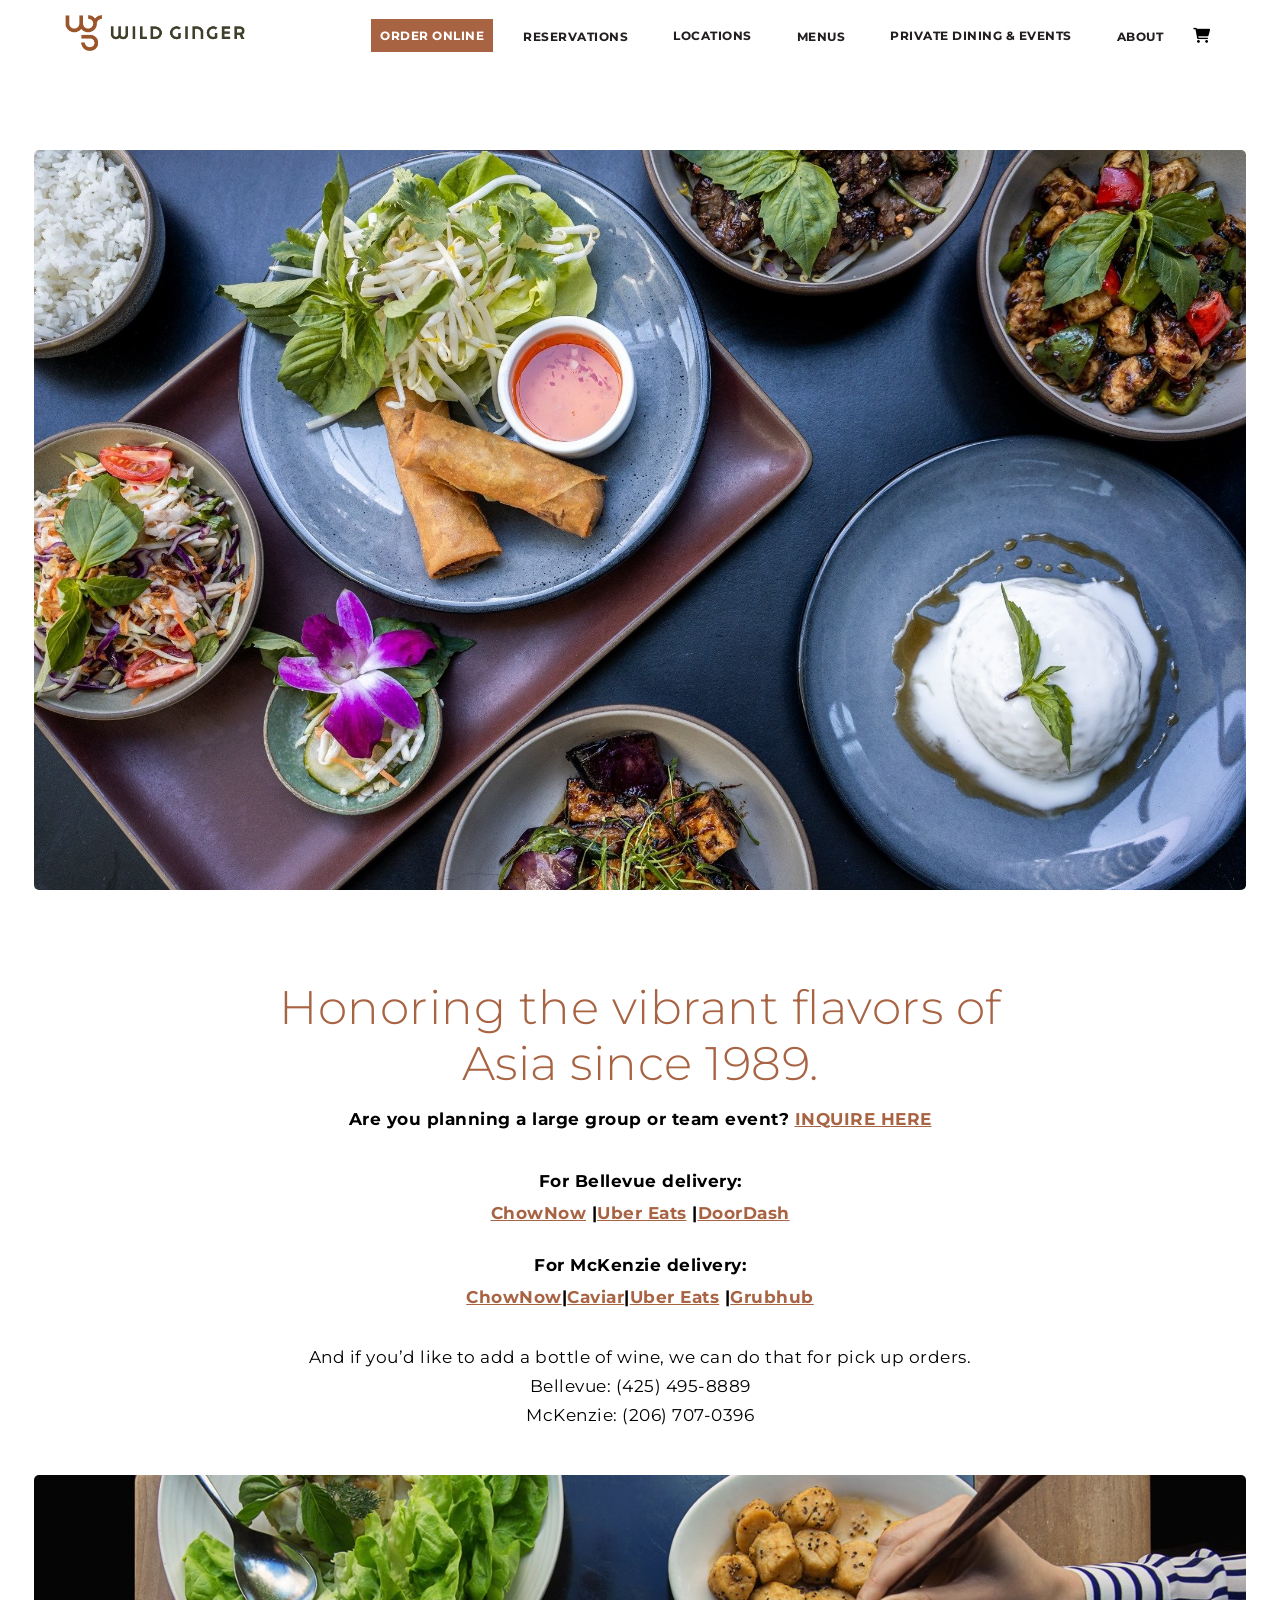
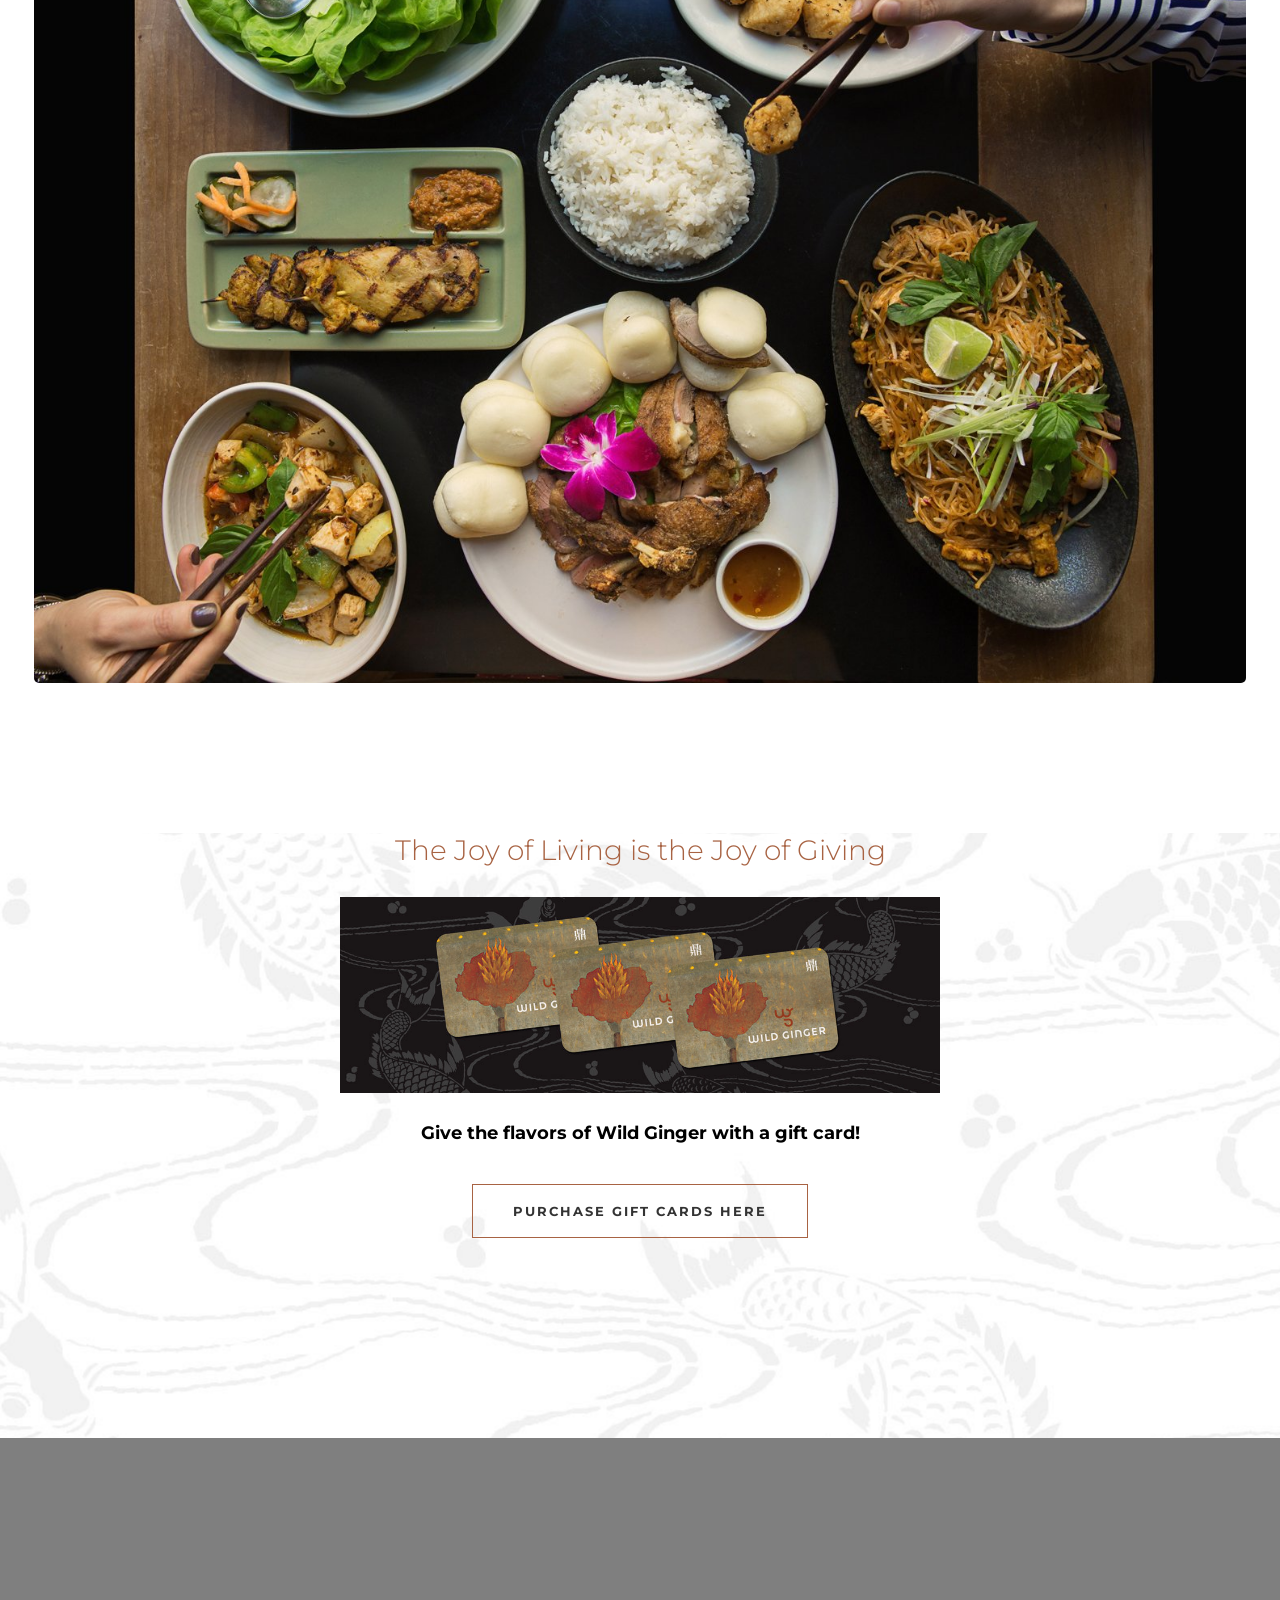
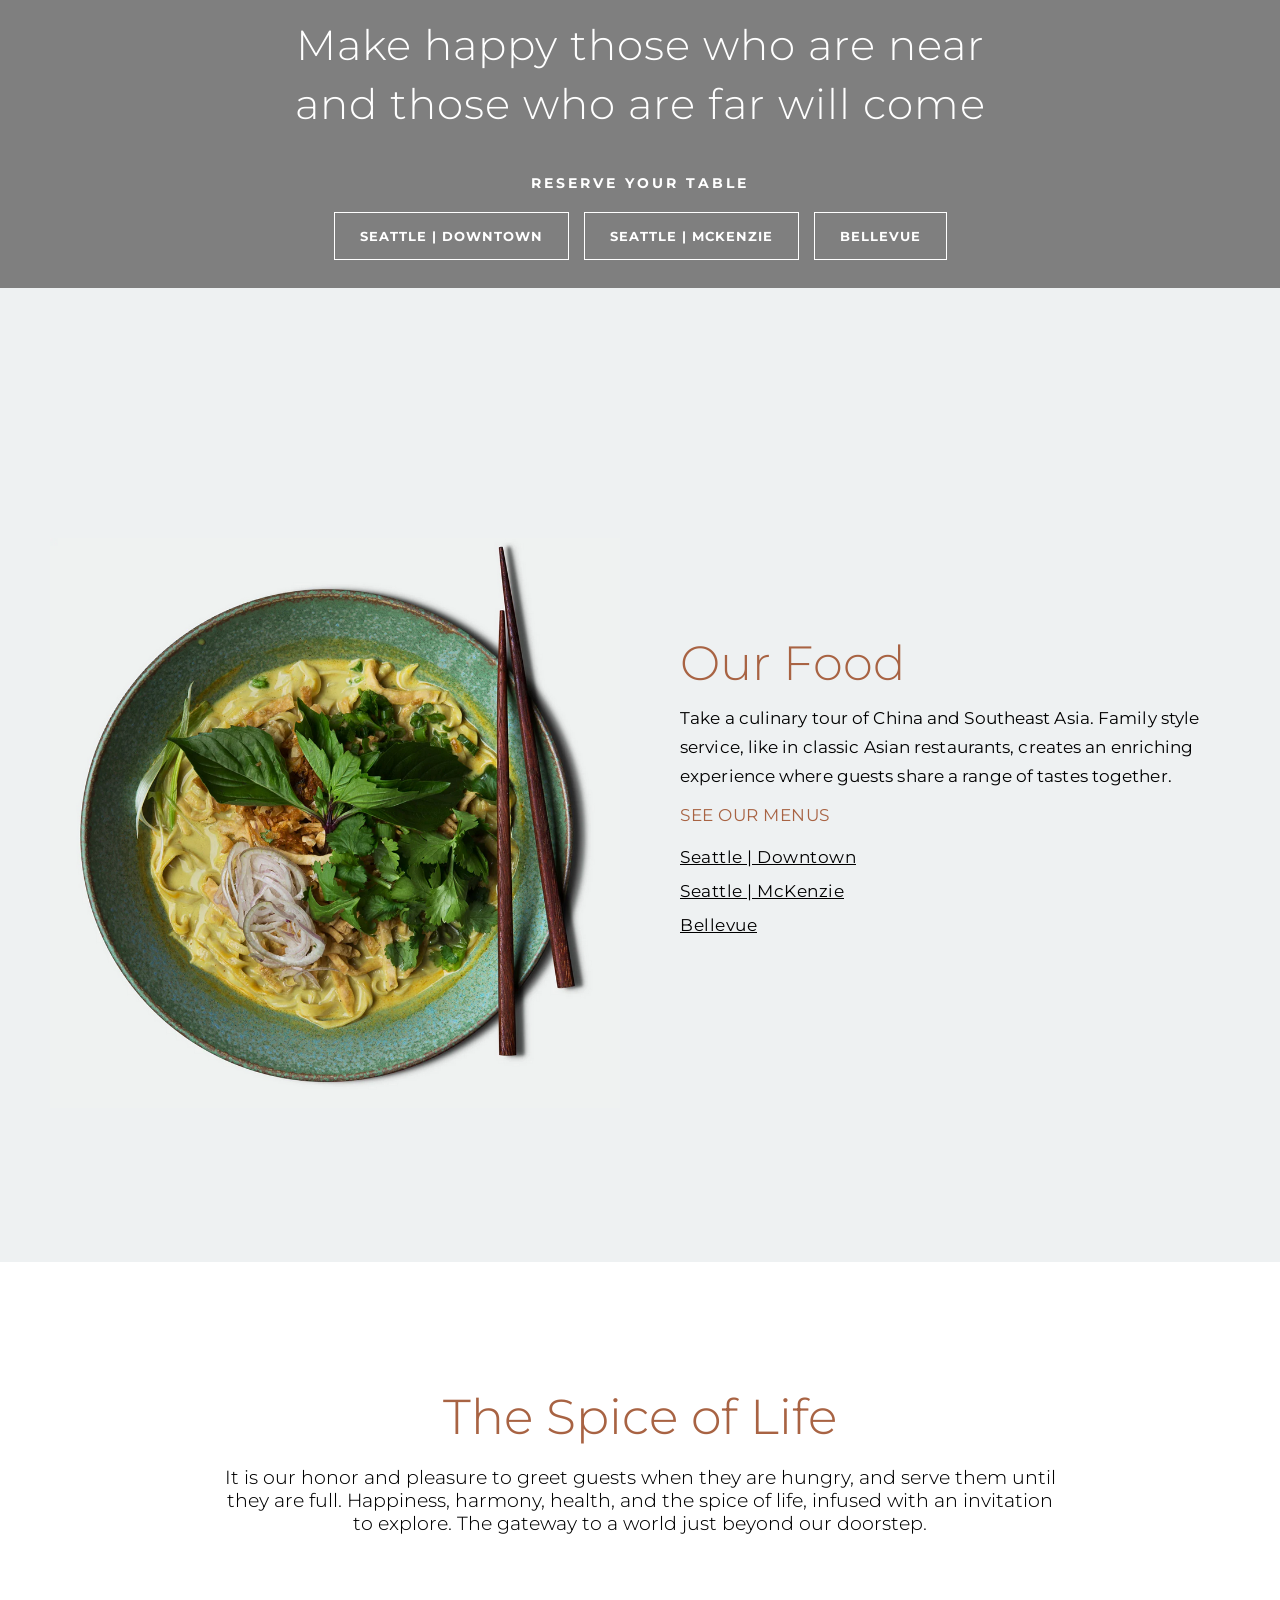
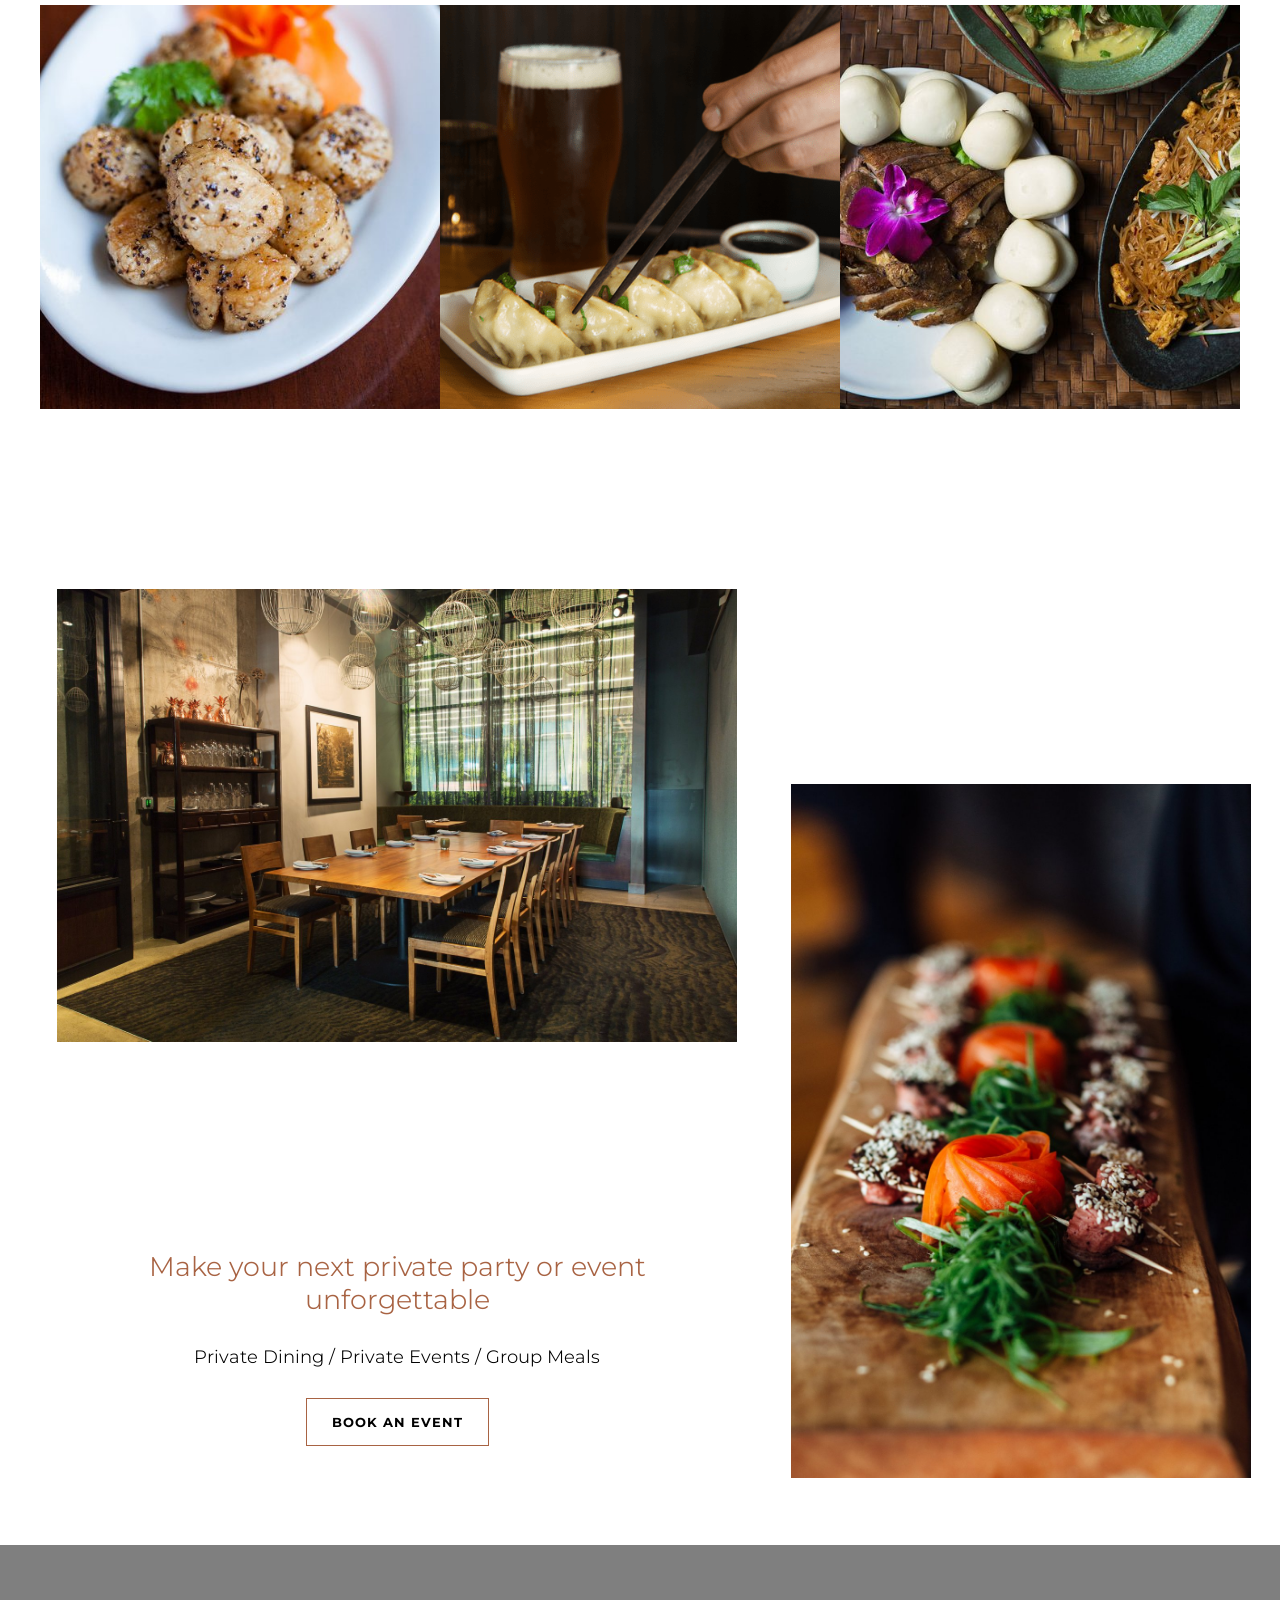
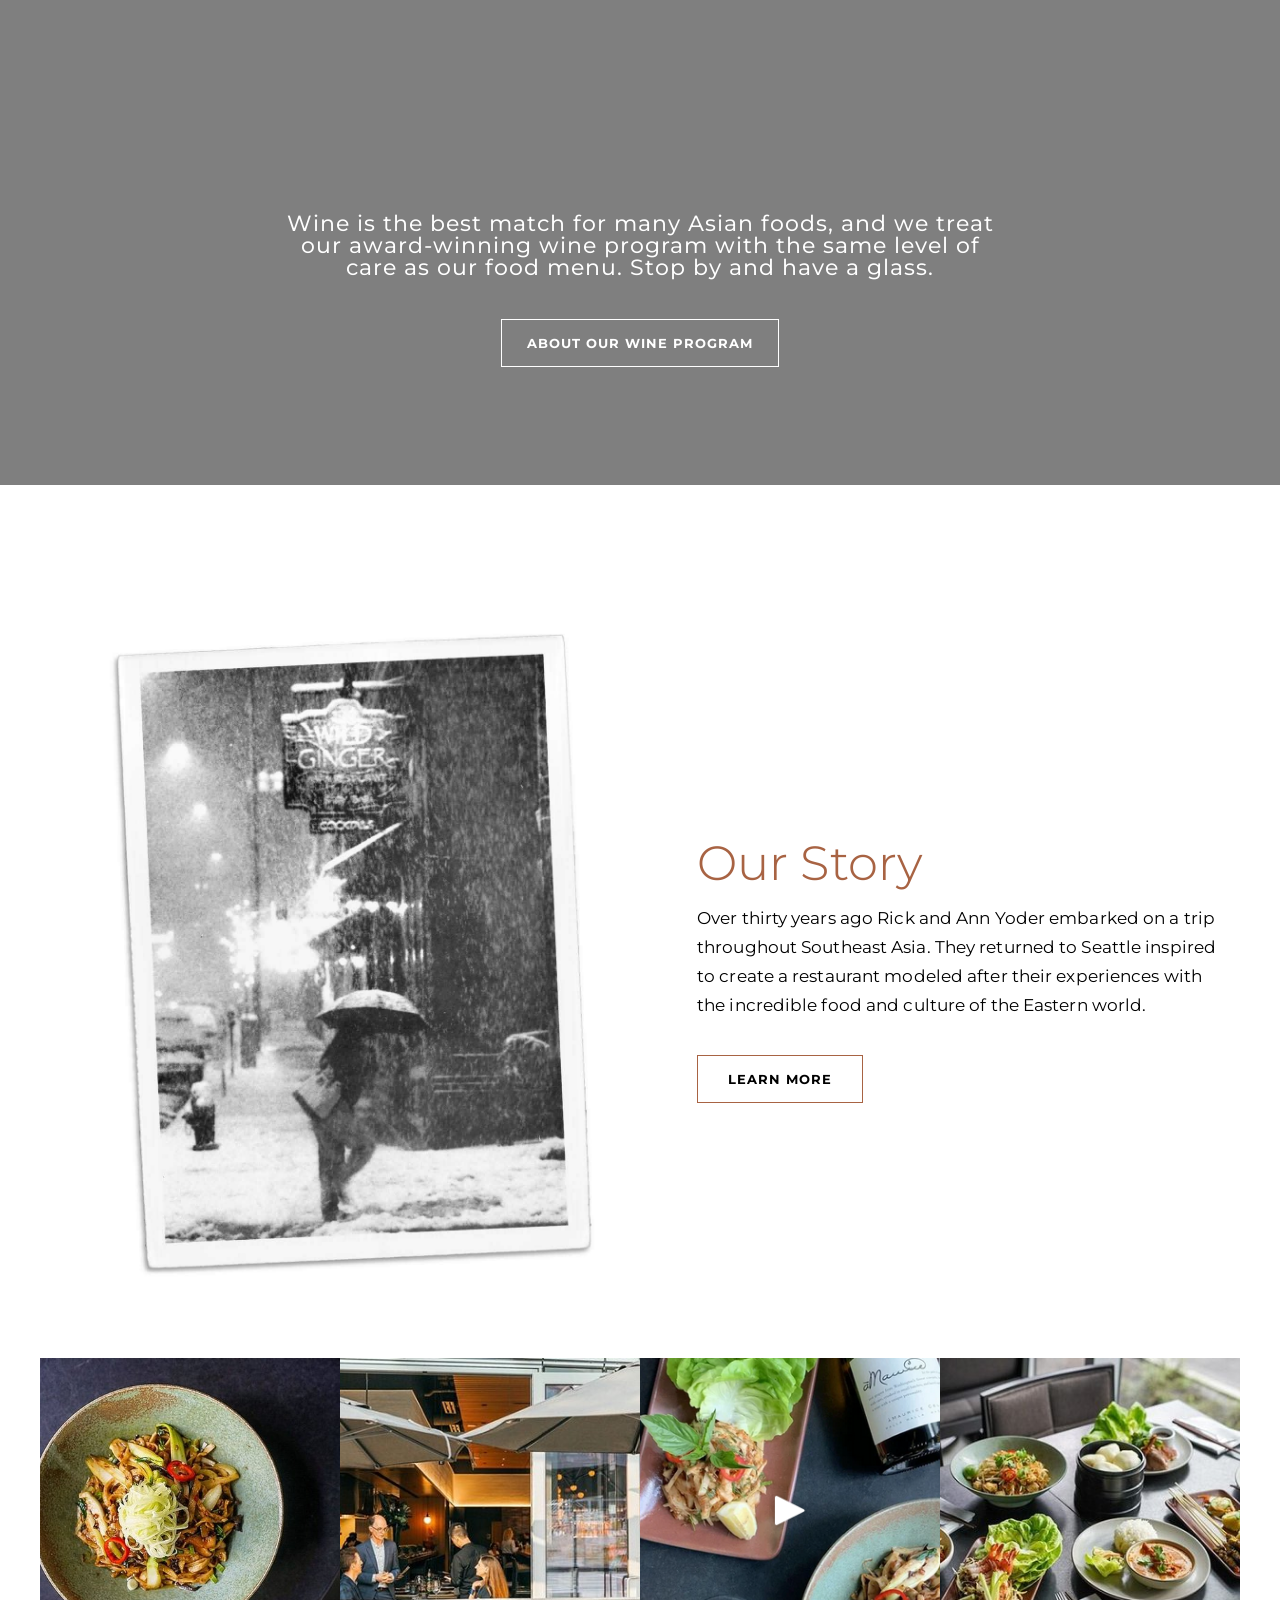
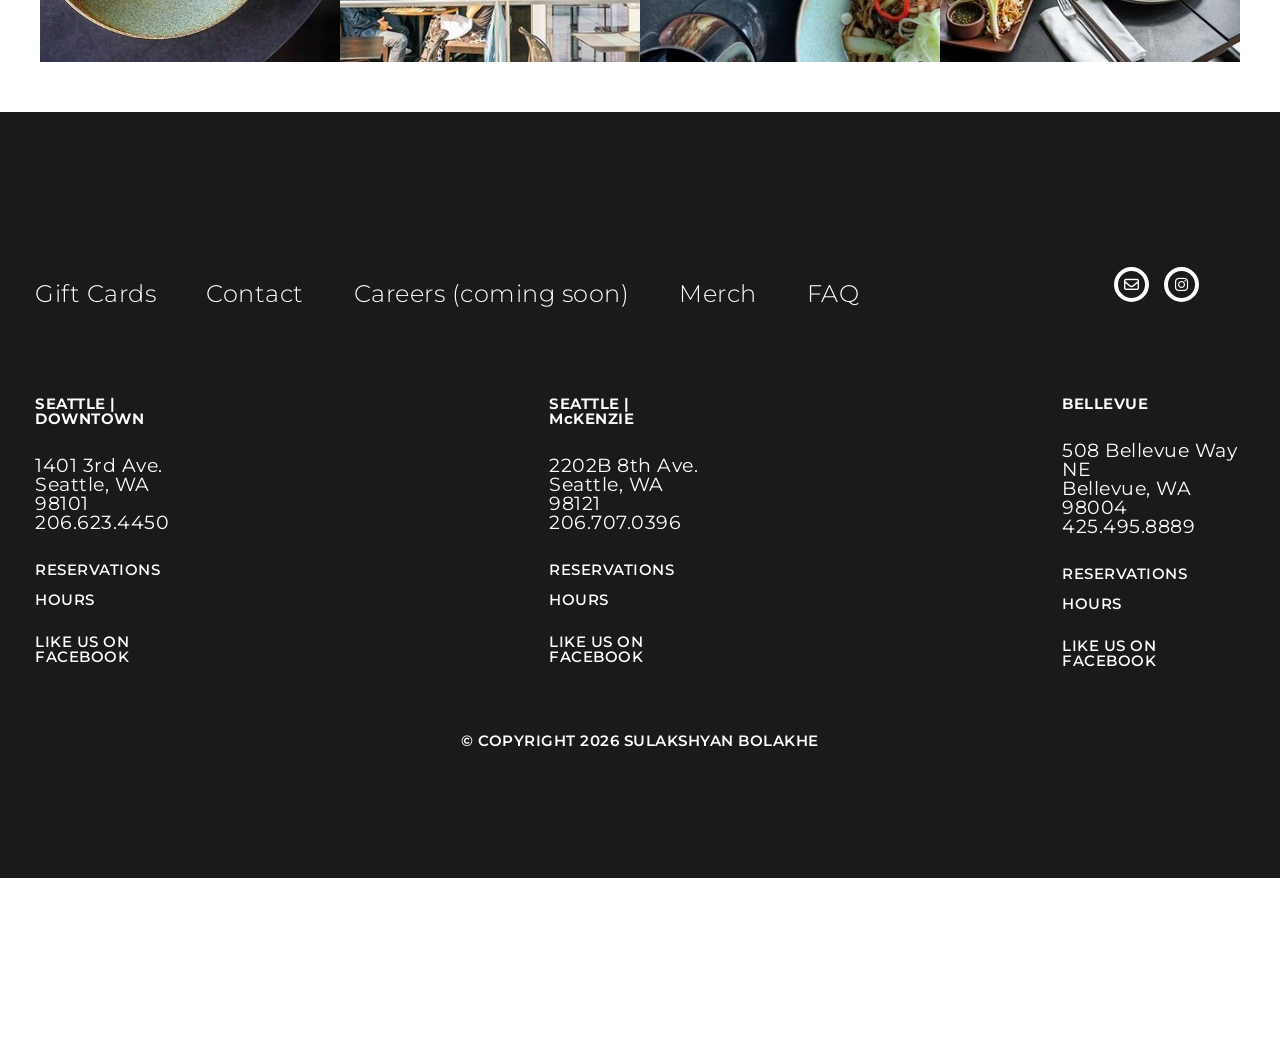
<file: index.html>
<!doctype html>
<html lang="en">
  <head>
    <meta charset="UTF-8" />
    <meta name="viewport" content="width=device-width, initial-scale=1.0" />
    <title>Wild Ginger</title>
    <link rel="stylesheet" href="assets/css/style.css" />
    <link rel="stylesheet" href="assets/css/global.css" />
    <link
      rel="stylesheet"
      href="https://cdnjs.cloudflare.com/ajax/libs/font-awesome/6.0.0/css/all.min.css"
    />
    <link rel="preconnect" href="https://fonts.googleapis.com" />
    <link rel="preconnect" href="https://fonts.gstatic.com" crossorigin />
    <link
      href="https://fonts.googleapis.com/css2?family=Montserrat:ital,wght@0,100..900;1,100..900&display=swap"
      rel="stylesheet"
    />
    </script>
  </head>
  <body>
    <nav class="navbar">
      <div>
        <a href="index.html"
          ><img src="assets/images/wg_logo.png" alt="logo" class="logo"
        /></a>
      </div>
      <div class="nav-items">
        <a href="#" class="order-btn">Order Online</a>
        <div class="dropdown">
          <span class="drop-link">Reservations</span>
          <div class="dropdown-content">
            <a
              href="pages/reservation/reservation-downtown.html"
              class="active-location"
              >Downtown</a
            >
            <a href="pages/reservation/reservation-mckenzie.html">Mckenzie</a>
            <a href="pages/reservation/resesrvation-bellevue.html">Bellevue</a>
          </div>
        </div>
        <a href="pages/locations.html" class="nav-btn">Locations</a>
        <div class="dropdown">
          <span class="drop-link">Menus</span>
          <div class="dropdown-content">
            <a href="pages/menu/menu-downtown.html" class="active-location"
              >Downtown</a
            >
            <a href="pages/menu/menu-mckenzie.html">Mckenzie</a>
            <a href="pages/menu/menu-bellevue.html">Bellevue</a>
          </div>
        </div>
        <a href="pages/events.html" class="nav-btn">private dining & events</a>
        <div class="dropdown">
          <span class="drop-link">About</span>
          <div class="dropdown-content">
            <a href="pages/about/story.html" class="active-location">Story</a>
            <a href="pages/about/blog.html">Blog</a>
          </div>
        </div>
        <div><i class="fa-solid fa-cart-shopping"></i>&nbsp;</div>
      </div>
    </nav>
    <section id="index-page-content">
      <div class="image-wrapper">
        <div class="top-image">
          <img src="assets/images/food.jpg" alt="food" class="top-img" />
        </div>
      </div>
      <section id="info-section">
        <div info-wrapper>
          <div>
            <h1 class="about-title">
              Honoring the vibrant flavors of<br />
              Asia since 1989.
            </h1>
          </div>
          <div class="inquiry-content">
            <p class="inquiry-subtitle">
              Are you planning a large group or team event?
              <a href="#" class="inquiry-link">INQUIRE HERE</a>
            </p>
          </div>
          <div class="delivery-info">
            <div class="location-Bellevue">
              <p class="delivery-location">For Bellevue delivery:</p>
              <p>
                <a href="#">ChowNow</a>
                |<a href="#">Uber Eats</a> |<a href="#">DoorDash</a>
              </p>
            </div>
            <div class="location-McKenzie">
              <p class="delivery-location">For McKenzie delivery:</p>
              <p>
                <a href="#">ChowNow</a>|<a href="#">Caviar</a>|<a href="#"
                  >Uber Eats</a
                >
                |<a href="#">Grubhub</a>
              </p>
            </div>
          </div>
          <div class="order-info">
            <p>
              And if you’d like to add a bottle of wine, we can do that for pick
              up orders.
            </p>
            <p>Bellevue: (425) 495-8889</p>
            <p>McKenzie: (206) 707-0396</p>
          </div>
        </div>
      </section>
      <section>
        <div>
          <div class="image-wrapper">
            <div class="top-image">
              <img
                src="assets/images/chinese_quisine.jpg"
                alt="food"
                class="top-img"
              />
            </div>
          </div>
        </div>
      </section>
    </section>
    <section class="gift-card-section">
      <div class="gift-container">
        <h3 class="tagline-thin">The Joy of Living is the Joy of Giving</h3>
        <div class="card-display">
          <img
            src="assets/images/gift_cards.jpg"
            alt="Wild Ginger Gift Cards"
          />
        </div>
        <p class="gift-description">
          Give the flavors of Wild Ginger with a gift card!
        </p>
        <a href="#" class="purchase-btn">Purchase Gift Cards Here</a>
      </div>
    </section>
    <section id="reservation-section">
      <div class="reservation-overlay">
        <div class="reservation-content">
          <h1>
            Make happy those who are near <br />
            and those who are far will come
          </h1>
          <p class="sub-heading">Reserve Your Table</p>
          <div class="reservation-locations">
            <a href="pages/reservation/reservation-downtown.html" class="outline-btn">Seattle | Downtown</a>
            <a href="pages/reservation/reservation-mckenzie.html" class="outline-btn">Seattle | McKenzie</a>
            <a href="pages/reservation/resesrvation-bellevue.html" class="outline-btn">Bellevue</a>
          </div>
        </div>
      </div>
    </section>
    <section id="food-info-wrapper">
      <div class="food-info-container">
        <div class="ramen-image-container">
          <img src="assets/images/ramen.png" alt="ramen" class="ramen-image" />
        </div>
        <div class="food-info-content">
          <h1 class="food-info-title">Our Food</h1>
          <p class="food-info-subtitle">
            Take a culinary tour of China and Southeast Asia. Family style
            <br/>
            service, like in classic Asian restaurants, creates an enriching<br />
            experience where guests share a range of tastes together.
          </p>
          <p class="food-menu">SEE OUR MENUS</p>
          <a href="pages/menu/menu-downtown.html" class="location-menu">Seattle | Downtown</a><br />
          <a href="pages/menu/menu-mckenzie.html" class="location-menu">Seattle | McKenzie</a><br />
          <a href="pages/menu/menu-bellevue.html" class="location-menu">Bellevue</a>
        </div>
      </div>
    </section>
    <section id="spice-wrapper">
      <div>
        <div class="spice-info">
          <h1 class="spice-heading">The Spice of Life</h1>
          <p class="spice-subheading">
            It is our honor and pleasure to greet guests when they are hungry,
            and serve them until <br />
            they are full. Happiness, harmony, health, and the spice of life,
            infused with an invitation <br />
            to explore. The gateway to a world just beyond our doorstep.
          </p>
        </div>
        <div class="spice-gallery-wrapper">
          <div class="spice-gallery-content">
            <div class="spice-gallery-item">
              <img src="assets/images/chicken.jpg" alt="food2" />
            </div>
            <div class="spice-gallery-item">
              <img src="assets/images/dumplings.PNG" alt="food3" />
            </div>
            <div class="spice-gallery-item">
              <img src="assets/images/beef_dumplings.jpg" alt="food4" />
            </div>
          </div>
        </div>
      </div>
    </section>
    <section id="private-dining-section">
      <div>
        <div class="private-diner-content">
          <div class="private-diner-info">
            <div class="diner-container">
              <img
                src="assets/images/private_dining.jpg"
                alt="diner"
                class="private-diner-img"
              />
            </div>
            <div class="info-private-diner">
              <h1 class="private-dining-heading">
                Make your next private party or event <br />
                unforgettable
              </h1>
              <p class="private-dining-subheading">
                Private Dining / Private Events / Group Meals
              </p>
              <div class="info-private-dining">
                <a href="pages/events.html" class="booking-btn"
                  >BOOK an event</a
                >
              </div>
            </div>
          </div>
          <div class="dish-container">
            <img
              src="assets/images/salmon-dish.jpg"
              alt="salmon dish"
              class="private-diner-sal"
            />
          </div>
        </div>
      </div>
    </section>
    <section id="wine-section">
      <div class="wine-overlay">
        <div class="wine-program-content">
          <h1>
            Wine is the best match for many Asian foods, and we treat <br />
            our award-winning wine program with the same level of <br />
            care as our food menu. Stop by and have a glass.
          </h1>
          <div class="about-wine-program">
            <a href="pages/menu/menu-downtown.html" class="outline-btn"
              >About Our Wine Program</a
            >
          </div>
        </div>
      </div>
    </section>
    <section id="Our-story-wrapper">
      <div class="Story-container">
        <div class="story-image-container">
          <img src="assets/images/story.jpg" alt="ramen" class="story-image" />
        </div>
        <div class="story-info-content">
          <h1 class="story-info-title">Our Story</h1>
          <p class="story-info">
            Over thirty years ago Rick and Ann Yoder embarked on a trip
            throughout Southeast Asia. They returned to Seattle inspired to
            create a restaurant modeled after their experiences with the
            incredible food and culture of the Eastern world.
          </p>
          <div class="story-button">
            <a href="pages/about/story.html" class="story-btn">Learn More</a>
          </div>
        </div>
      </div>
    </section>
    <section id="footer-image-section">
      <div class="footer-gallery-wrapper">
        <div class="gallery-item">
          <img src="assets/images/image-asset.jpeg" alt="food1" />
        </div>
        <div class="gallery-item">
          <img src="assets/images/image-asset2.jpeg" alt="food1" />
        </div>
        <div class="gallery-item">
          <img src="assets/images/wildginger_vid.png" alt="food1" />
        </div>
        <div class="gallery-item">
          <img src="assets/images/image-asset3.jpeg" alt="food1" />
        </div>
      </div>
    </section>
    <section id="footer">
      <div class="footer-container">
        <div class="footer-content">
          <div class="footer-link">
            <a href="#">Gift Cards</a>
            <a href="#">Contact</a>
            <p>Careers (coming soon)</p>
            <a href="#">Merch</a>
            <a href="#">FAQ</a>
          </div>
          <div class="social-container">
            <a href="#" class="icon-link email-icon">
              <i class="fa-regular fa-envelope"></i>
            </a>
            <a href="#" class="icon-link instagram-icon">
              <i class="fa-brands fa-instagram"></i>
            </a>
          </div>
        </div>
        <div class="footer-branches">
          <div class="branch-container">
            <div class="branch-link">
              <a href="#">SEATTLE | DOWNTOWN</a>
            </div>
            <div class="branch-info">
              <p>1401 3rd Ave. <br>
                Seattle, WA 98101 <br>
                206.623.4450</p>
            </div>
            <div class="footer-reservation">
                <a href="pages/reservation/reservation-mckenzie.html">RESERVATIONS</a
                >
                <a href="#"class="reservation-link">HOURS</a>
                <a href="#">Like Us on facebook</a>
            </div>
          </div>
          <div class="branch-container">
            <div class="branch-link">
              <a href="#">SEATTLE | McKENZIE</a>
            </div>
            <div class="branch-info">
              <p>2202B 8th Ave.<br>
                Seattle, WA 98121<br>
                206.707.0396
              </p>
            </div>
            <div class="footer-reservation">
                <a href="pages/reservation/reservation-mckenzie.html">RESERVATIONS</a
                >
                <a href="#"class="reservation-link">HOURS</a>
                <a href="#">Like Us on facebook</a>
            </div>
          </div>
          <div class="branch-container">
            <div class="branch-link">
              <a href="#">BELLEVUE</a>
            </div>
            <div class="branch-info">
              <p>508 Bellevue Way NE<br>
                Bellevue, WA 98004<br>
                425.495.8889
              </p>
            </div>
            <div class="footer-reservation">
                <a href="pages/reservation/resesrvation-bellevue.html">RESERVATIONS</a
                >
                <a href="#"class="reservation-link">HOURS</a>
                <a href="#">Like Us on facebook</a>
            </div>
          </div>
        </div>
        <div class="copyright-section">
          <p>© COPYRIGHT 2026 Sulakshyan Bolakhe</p>
        </div>
      </div>
    </section>
    <section class="footer-end">
      <div></div>
    </section>
  </body>
</html>
</file>
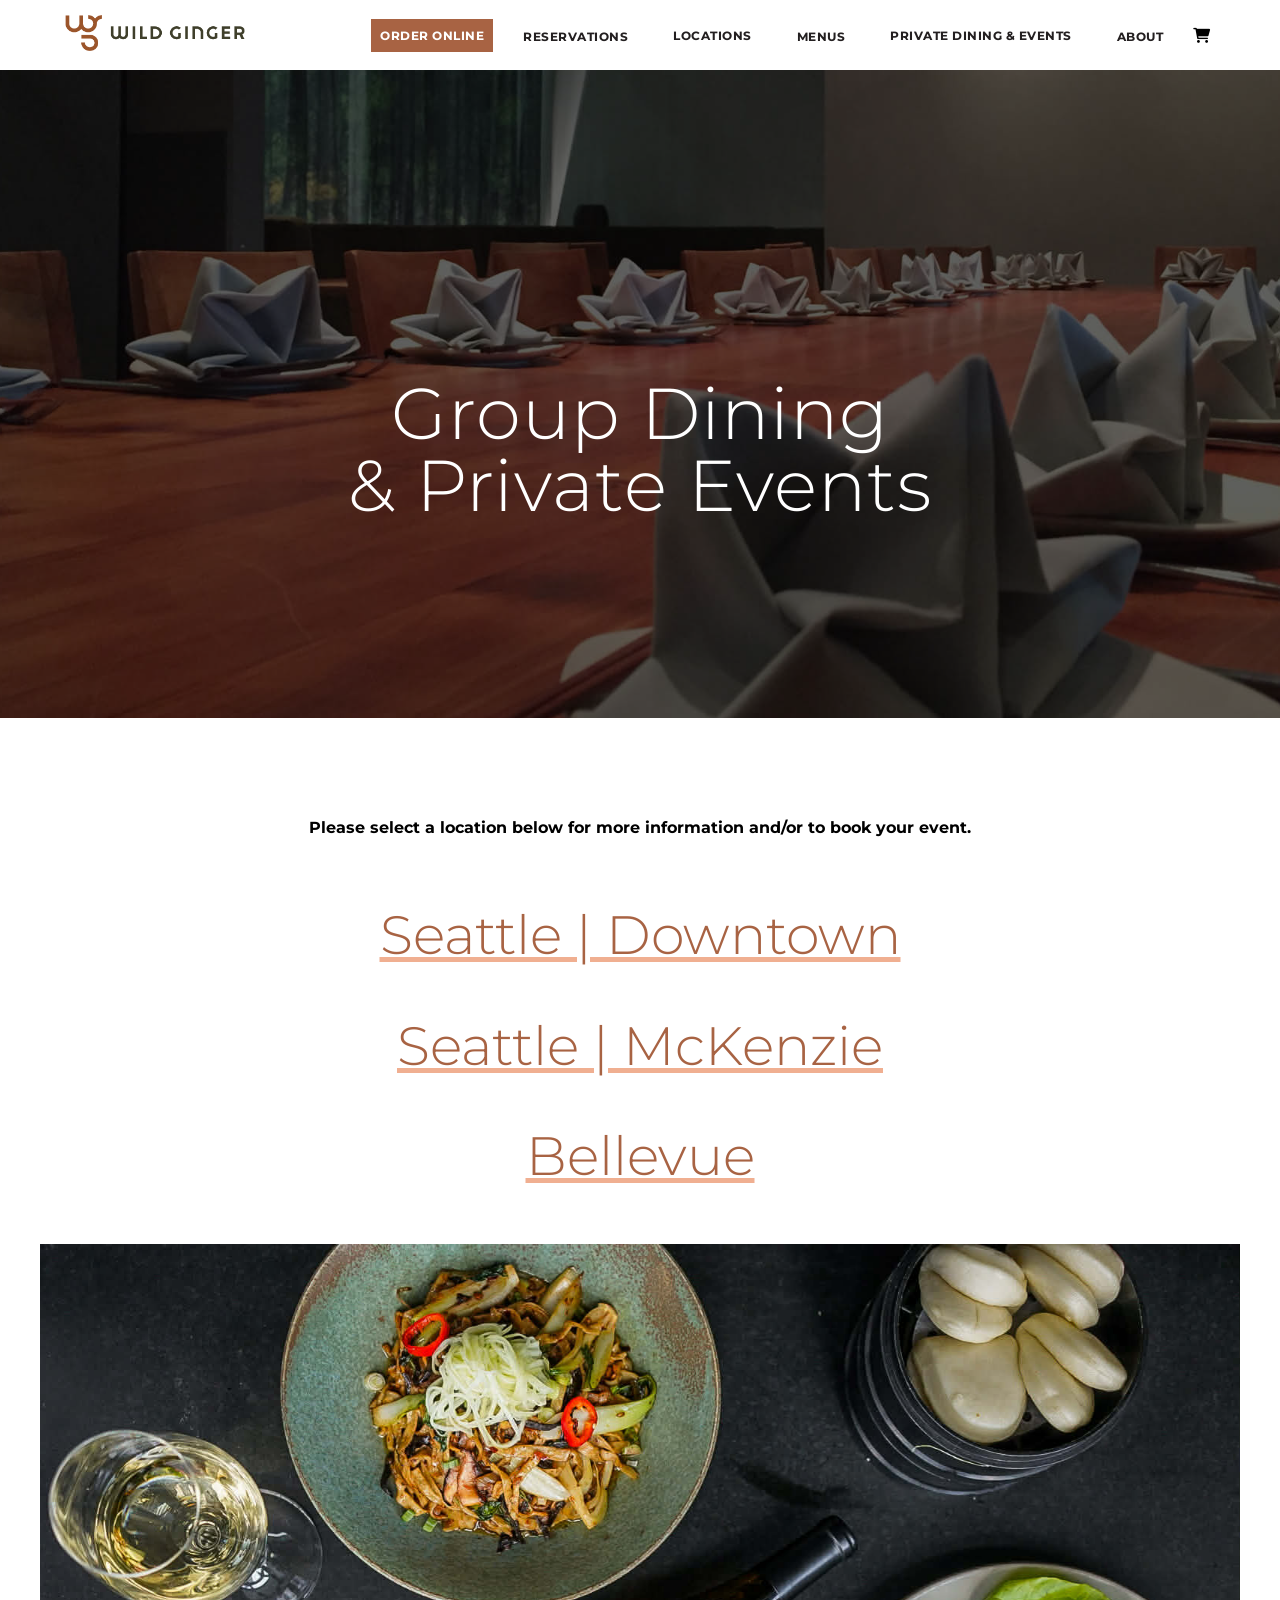
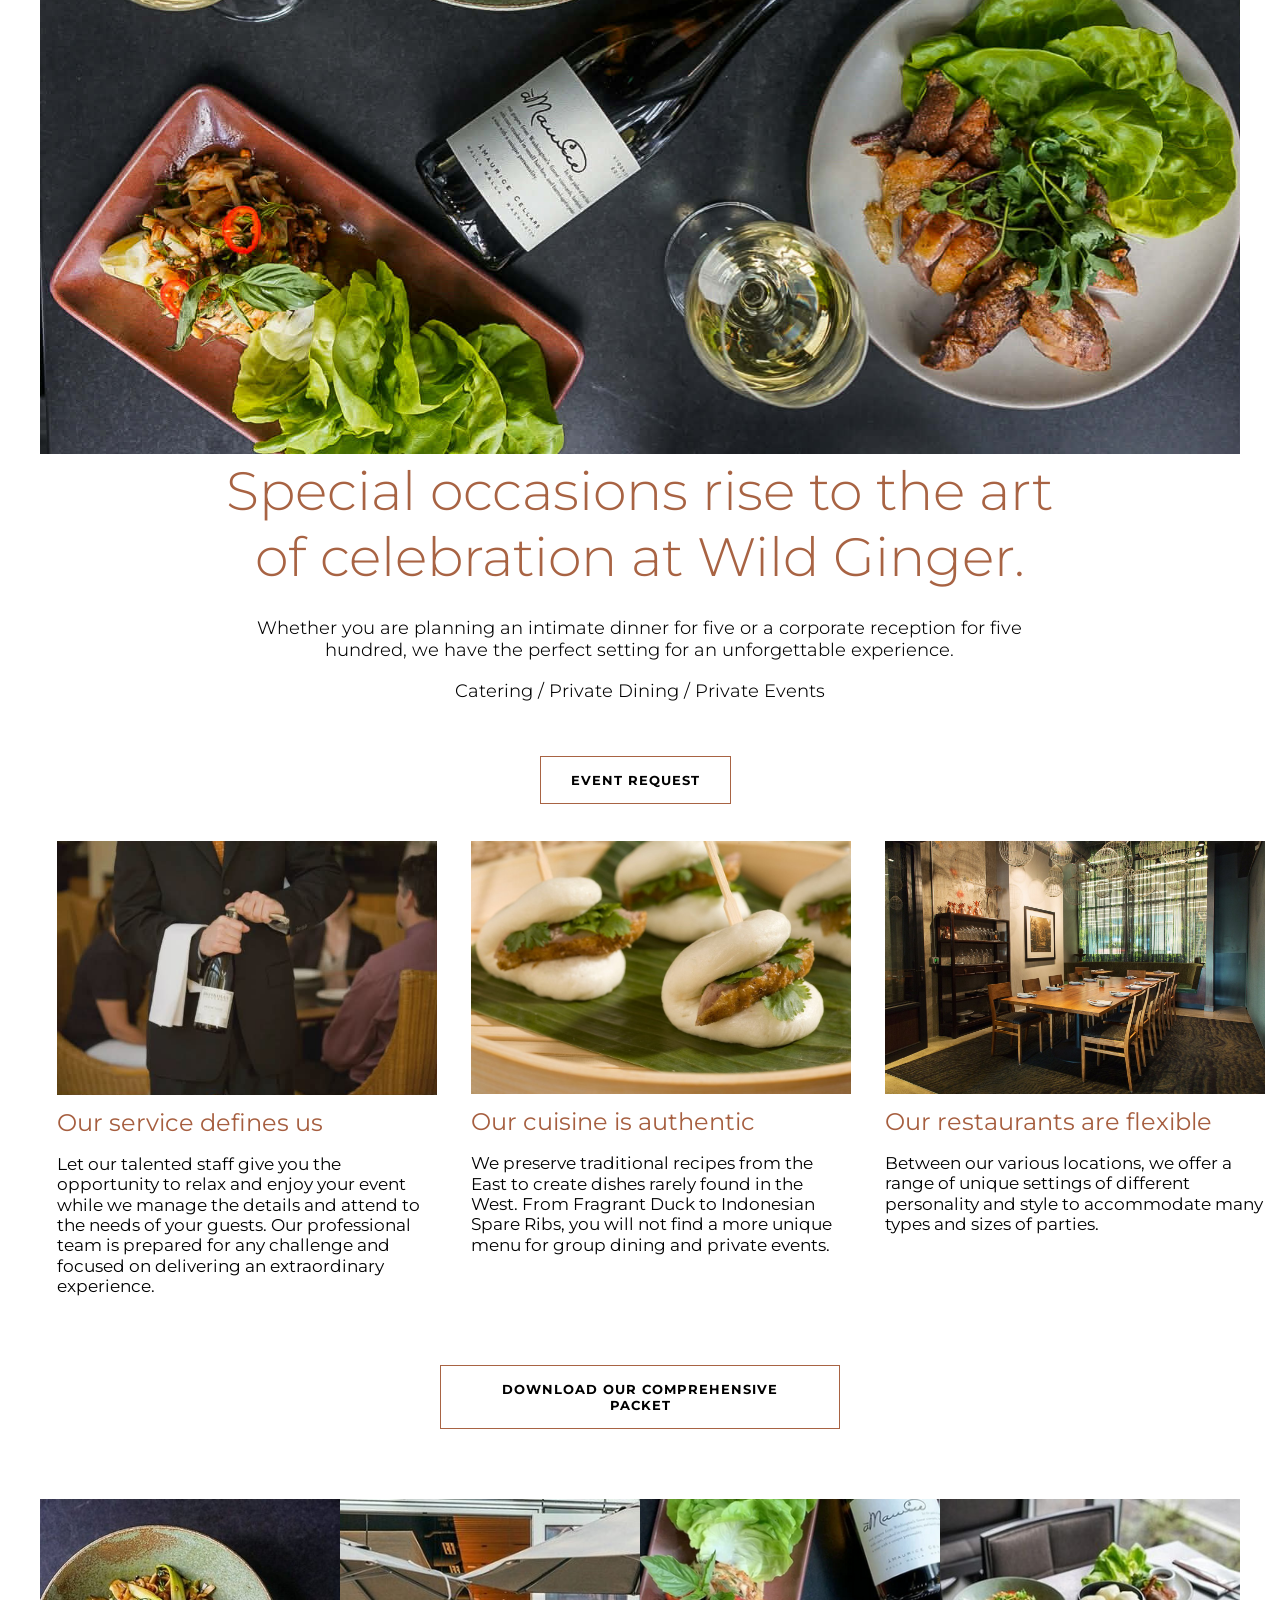
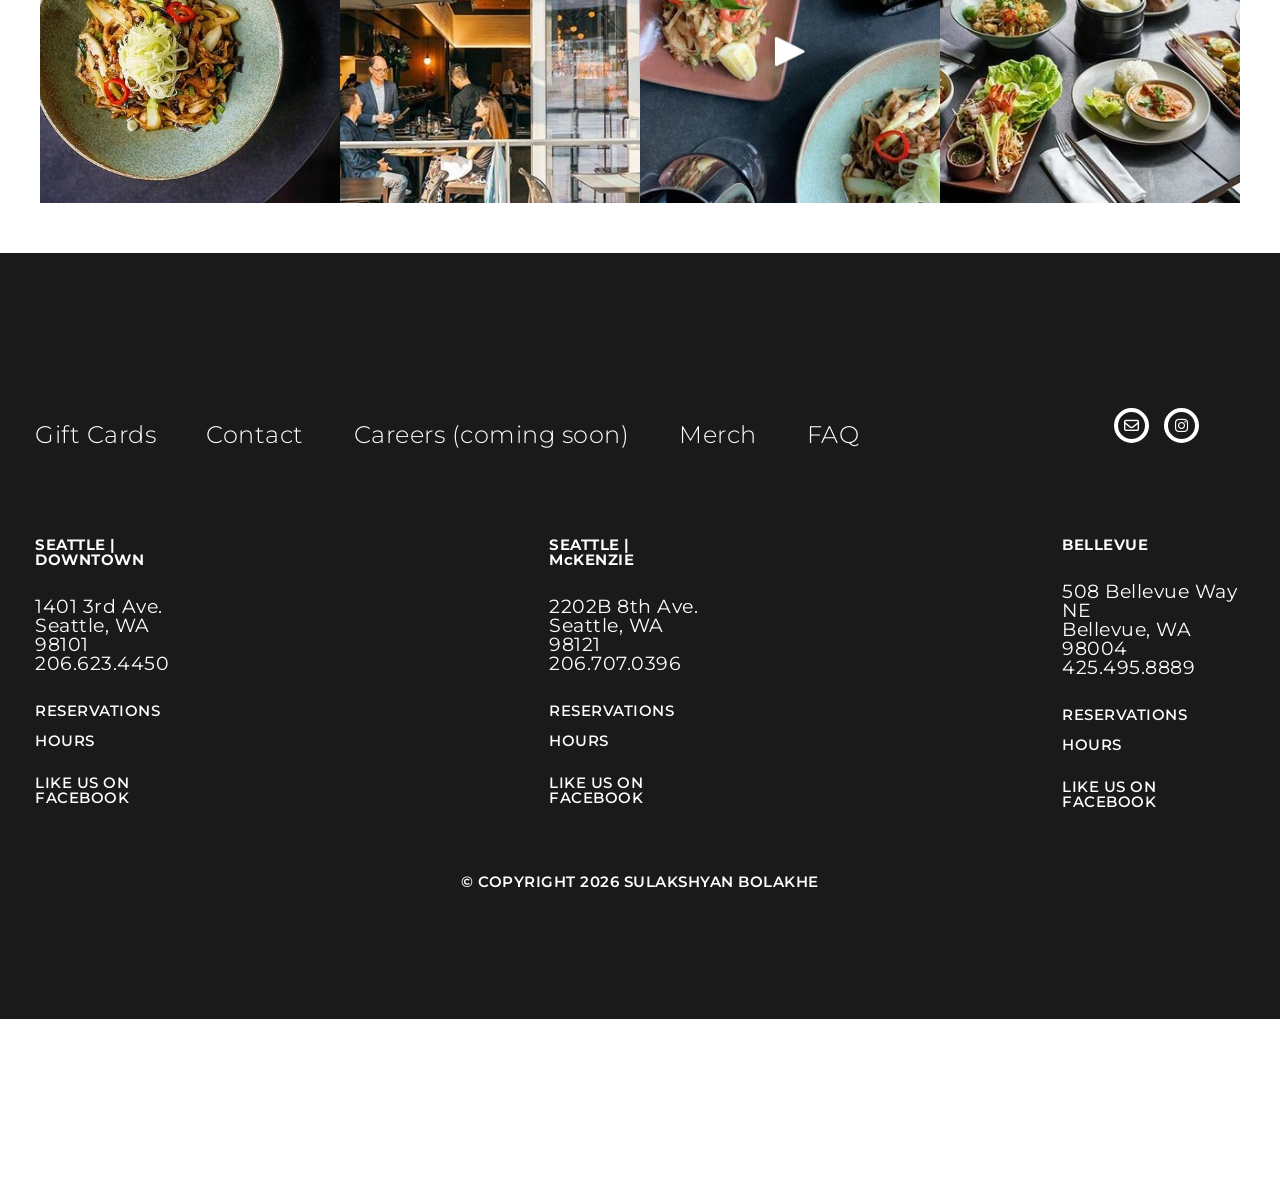
<file: pages/events.html>
<!doctype html>
<html lang="en">
  <head>
    <meta charset="UTF-8" />
    <meta name="viewport" content="width=device-width, initial-scale=1.0" />
    <title>Private Dining — Wild Ginger</title>
    <link rel="stylesheet" href="../assets/css/events.css" />
    <link rel="stylesheet" href="../assets/css/global.css">
    <link
      rel="stylesheet"
      href="https://cdnjs.cloudflare.com/ajax/libs/font-awesome/6.0.0/css/all.min.css"
    />
    <link rel="preconnect" href="https://fonts.googleapis.com" />
    <link rel="preconnect" href="https://fonts.gstatic.com" crossorigin />
    <link
      href="https://fonts.googleapis.com/css2?family=Montserrat:ital,wght@0,100..900;1,100..900&display=swap"
      rel="stylesheet"
    />
  </head>
  <body>
    <nav class="navbar">
      <div>
        <a href="../index.html"><img src="../assets/images/wg_logo.png" alt="logo" class="logo"/></a>
      </div>
      <div class="nav-items">
        <a href="#" class="order-btn">Order Online</a>
        <div class="dropdown">
          <span class="drop-link">Reservations</span>
          <div class="dropdown-content">
            <a href="reservation/reservation-downtown.html" class="active-location">Downtown</a>
            <a href="reservation/reservation-mckenzie.html">Mckenzie</a>
            <a href="reservation/resesrvation-bellevue.html">Bellevue</a>
          </div>
        </div>
        <a href="locations.html" class="nav-btn">Locations</a>
        <div class="dropdown">
          <span class="drop-link">Menus</span>
          <div class="dropdown-content">
            <a href="menu/menu-downtown.html" class="active-location">Downtown</a>
            <a href="menu/menu-mckenzie.html">Mckenzie</a>
            <a href="menu/menu-bellevue.html">Bellevue</a>
          </div>
        </div>
        <a href="events.html" class="nav-btn">private dining & events</a>
        <div class="dropdown">
          <span class="drop-link">About</span>
          <div class="dropdown-content">
            <a href="about/story.html" class="active-location">Story</a>
            <a href="about/blog.html">Blog</a>
          </div>
        </div>
        <div><i class="fa-solid fa-cart-shopping"></i>&nbsp;</div>
      </div>
    </nav>
    <section id="dining-section">
      <div class="dining-overlay">
        <div class="diner-heading">
          <h1>
            Group Dining <br>
            & Private Events
          </h1>
        </div>
      </div>
    </section>
    <section id="private-dining">
      <div>
        <div class="diner-info">
          <p>
            Please select a location below for more information and/or to book your event.
          </p>
        </div>
        <div class="dining-links">
          <a href="#">Seattle | Downtown</a>
          <a href="#">Seattle | McKenzie</a>
          <a href="#">Bellevue</a>
        </div>
      </div>
    </section>
    <section id="event-request">
      <div>
        <div>
          <img src="../assets/images/display.jpg" alt="" class="display-img">
        </div>
        <div class="diner-event">
          <h1 class="diner-event-title">Special occasions rise to the art of celebration at Wild Ginger.</h1>
          <p class="diner-event-subtitle">Whether you are planning an intimate dinner for five or a corporate reception for five hundred, we have the perfect setting for an unforgettable experience.</p>
          <p class="diner-event-subtitle">Catering / Private Dining / Private Events</p>
        </div>
        <div class="event-button">
          <a href="#" class="event-btn">Event Request</a>
        </div>
      </div>
    </section>
    <section id="qualities-section">
      <div class="quality-wrapper">
        <div class="quality-container">
          <div>
            <img src="../assets/images/service.jpg" alt="" class="quality-img">
          </div>
          <div class="quality-text">
            <h1>Our service defines us</h1>
            <p>Let our talented staff give you the opportunity to relax and enjoy your event while we manage the details and attend to the needs of your guests. Our professional team is prepared for any challenge and focused on delivering an extraordinary experience.</p>
          </div>
        </div>
        <div class="quality-container">
          <div>
            <img src="../assets/images/mA30FF1x.jpg" alt=""
            class="quality-img">
          </div>
          <div class="quality-text">
            <h1 class="quality-heading">Our cuisine is authentic</h1>
            <p>We preserve traditional recipes from the East to create dishes rarely found in the West. From Fragrant Duck to Indonesian Spare Ribs, you will not find a more unique menu for group dining and private events.</p>
          </div>
        </div>
        <div class="quality-container">
          <div>
            <img src="../assets/images/private_dining.jpg" alt="" class="quality-img">
          </div>
          <div class="quality-text">
            <h1>Our restaurants are flexible</h1>
            <p>Between our various locations, we offer a range of unique settings of different personality and style to accommodate many types and sizes of parties.</p>
          </div>
        </div>
      </div>
      <div class="download-button">
        <a href="#" class="download-btn">Download our comprehensive packet</a>
      </div>
    </section>
    <section id="footer-image-section">
      <div class="footer-gallery-wrapper">
        <div class="gallery-item">
          <img src="../assets/images/image-asset.jpeg" alt="food1">
        </div>
        <div class="gallery-item">
          <img src="../assets/images/image-asset2.jpeg" alt="food1">
        </div>
        <div class="gallery-item">
          <img src="../assets/images/wildginger_vid.png" alt="food1">
        </div>
        <div class="gallery-item">
          <img src="../assets/images/image-asset3.jpeg" alt="food1">
        </div>
      </div>
    </section>
    <section id="footer">
      <div class="footer-container">
        <div class="footer-content">
          <div class="footer-link">
            <a href="#">Gift Cards</a>
            <a href="#">Contact</a>
            <p>Careers (coming soon)</p>
            <a href="#">Merch</a>
            <a href="#">FAQ</a>
          </div>
          <div class="social-container">
            <a href="#" class="icon-link email-icon">
              <i class="fa-regular fa-envelope"></i>
            </a>
            <a href="#" class="icon-link instagram-icon">
              <i class="fa-brands fa-instagram"></i>
            </a>
          </div>
        </div>
        <div class="footer-branches">
          <div class="branch-container">
            <div class="branch-link">
              <a href="#">SEATTLE | DOWNTOWN</a>
            </div>
            <div class="branch-info">
              <p>1401 3rd Ave. <br>
                Seattle, WA 98101 <br>
                206.623.4450</p>
            </div>
            <div class="footer-reservation">
                <a href="reservation/reservation-downtown.html">RESERVATIONS</a
                >
                <a href="#"class="reservation-link">HOURS</a>
                <a href="#">Like Us on facebook</a>
            </div>
          </div>
          <div class="branch-container">
            <div class="branch-link">
              <a href="#">SEATTLE | McKENZIE</a>
            </div>
            <div class="branch-info">
              <p>2202B 8th Ave.<br>
                Seattle, WA 98121<br>
                206.707.0396
              </p>
            </div>
            <div class="footer-reservation">
                <a href="reservation/reservation-mckenzie.html">RESERVATIONS</a
                >
                <a href="#"class="reservation-link">HOURS</a>
                <a href="#">Like Us on facebook</a>
            </div>
          </div>
          <div class="branch-container">
            <div class="branch-link">
              <a href="#">BELLEVUE</a>
            </div>
            <div class="branch-info">
              <p>508 Bellevue Way NE<br>
                Bellevue, WA 98004<br>
                425.495.8889
              </p>
            </div>
            <div class="footer-reservation">
                <a href="reservation/resesrvation-bellevue.html">RESERVATIONS</a
                >
                <a href="#"class="reservation-link">HOURS</a>
                <a href="#">Like Us on facebook</a>
            </div>
          </div>
        </div>
        <div class="copyright-section">
          <p>© COPYRIGHT 2026 Sulakshyan Bolakhe</p>
        </div>
      </div>
    </section>
    <section class="footer-end">
      <div></div>
    </section>
  </body>
</html>
</file>
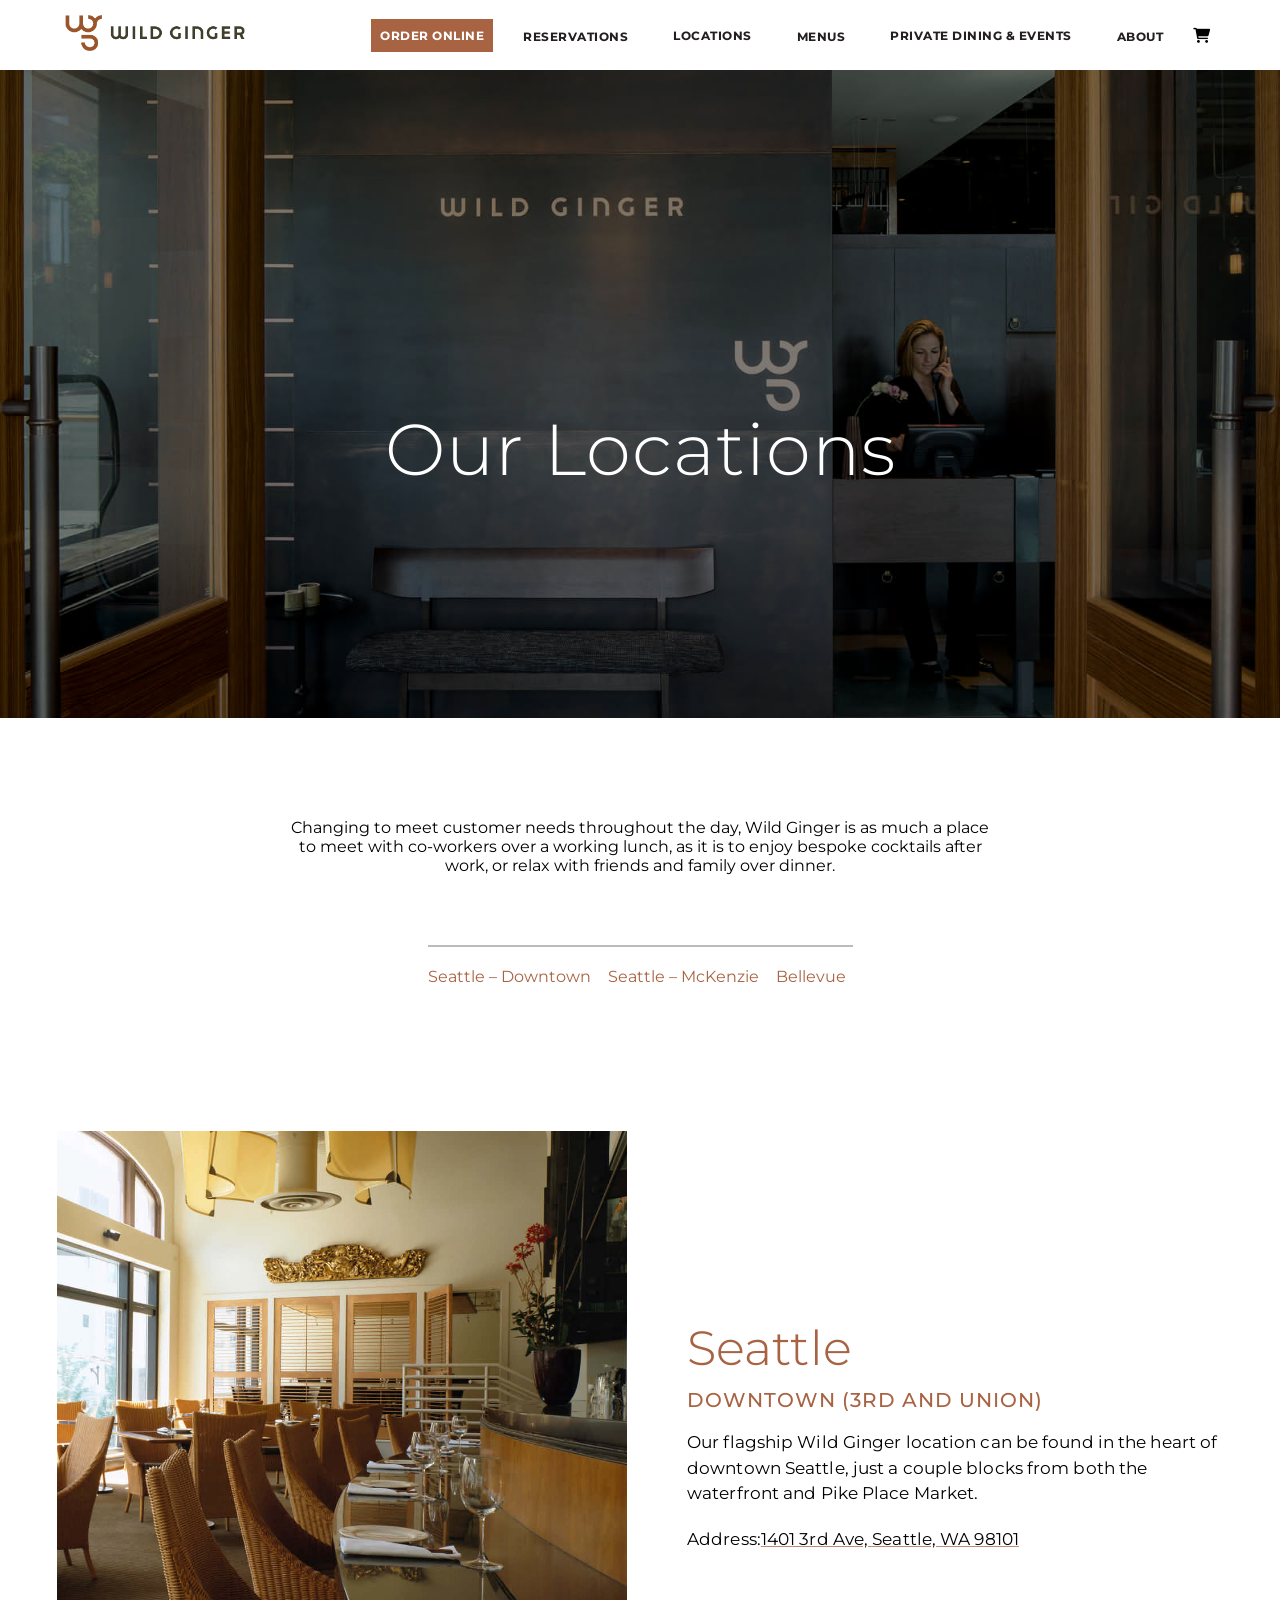
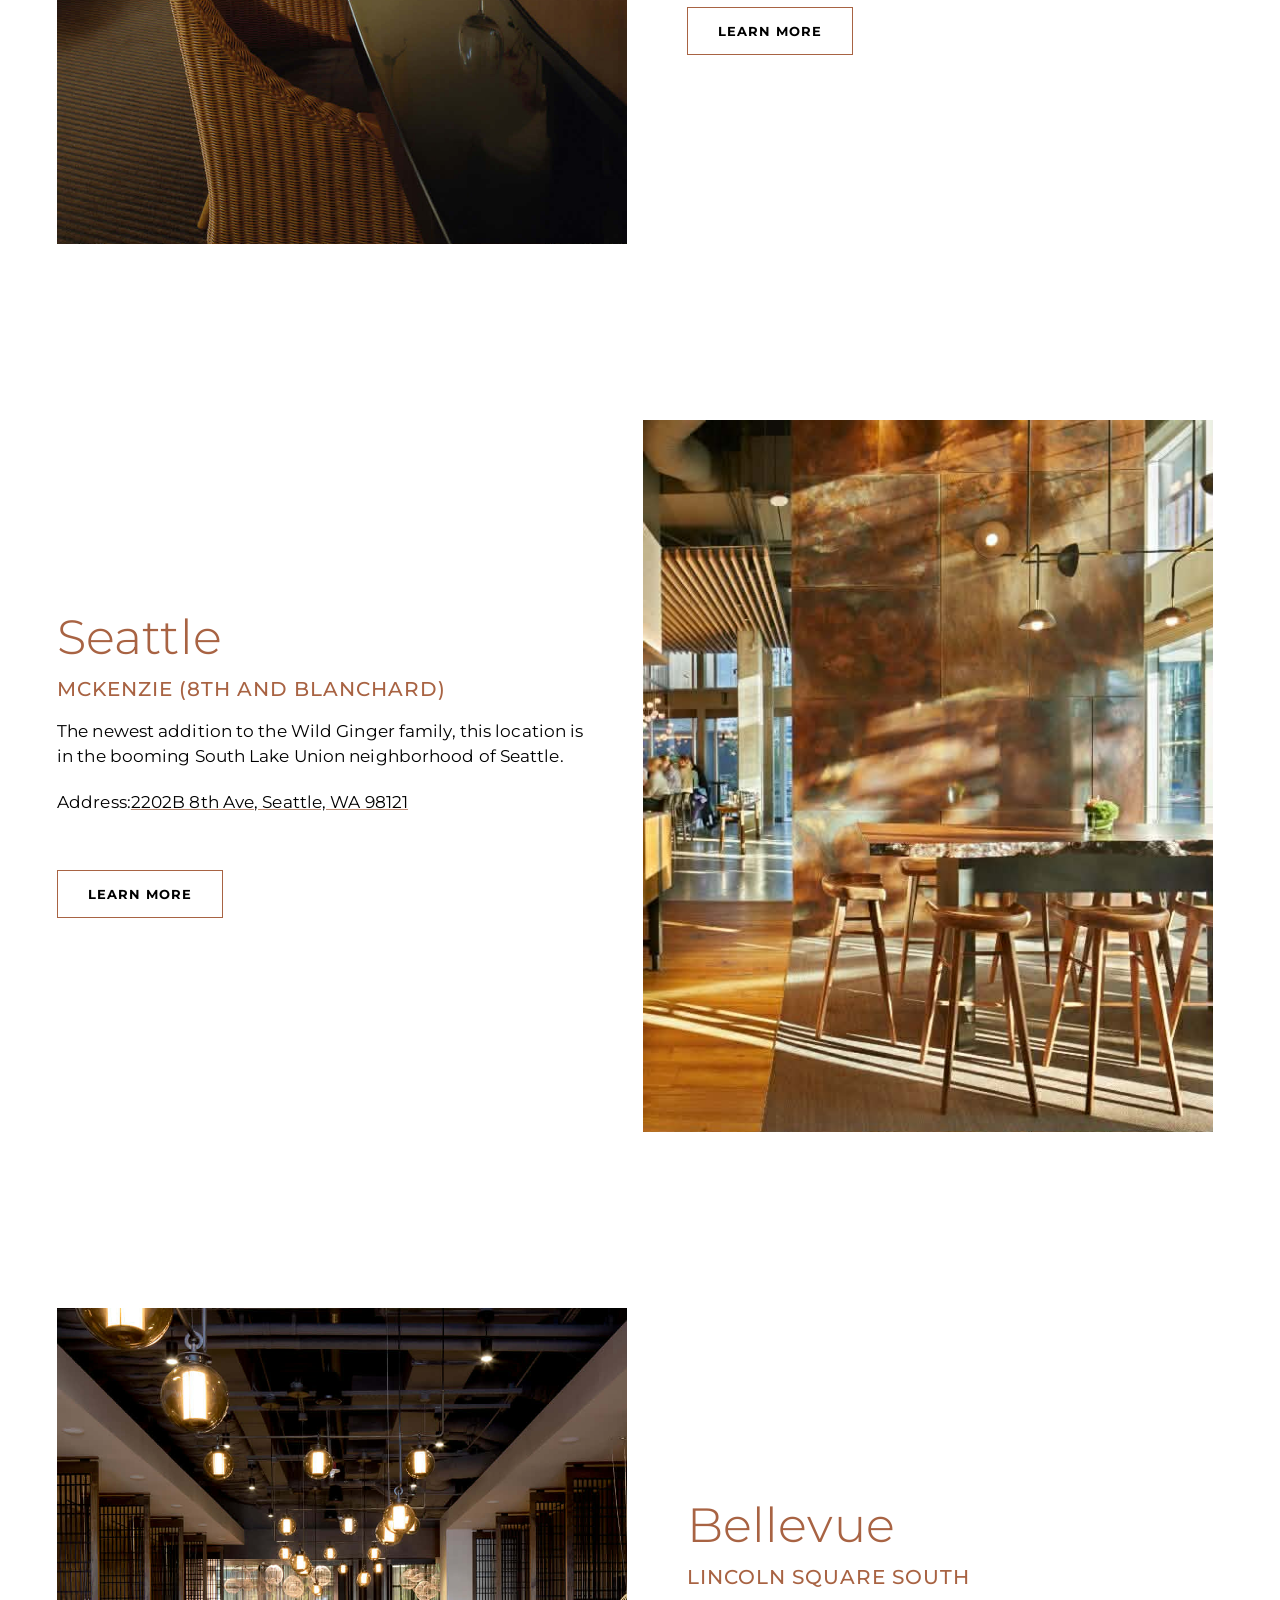
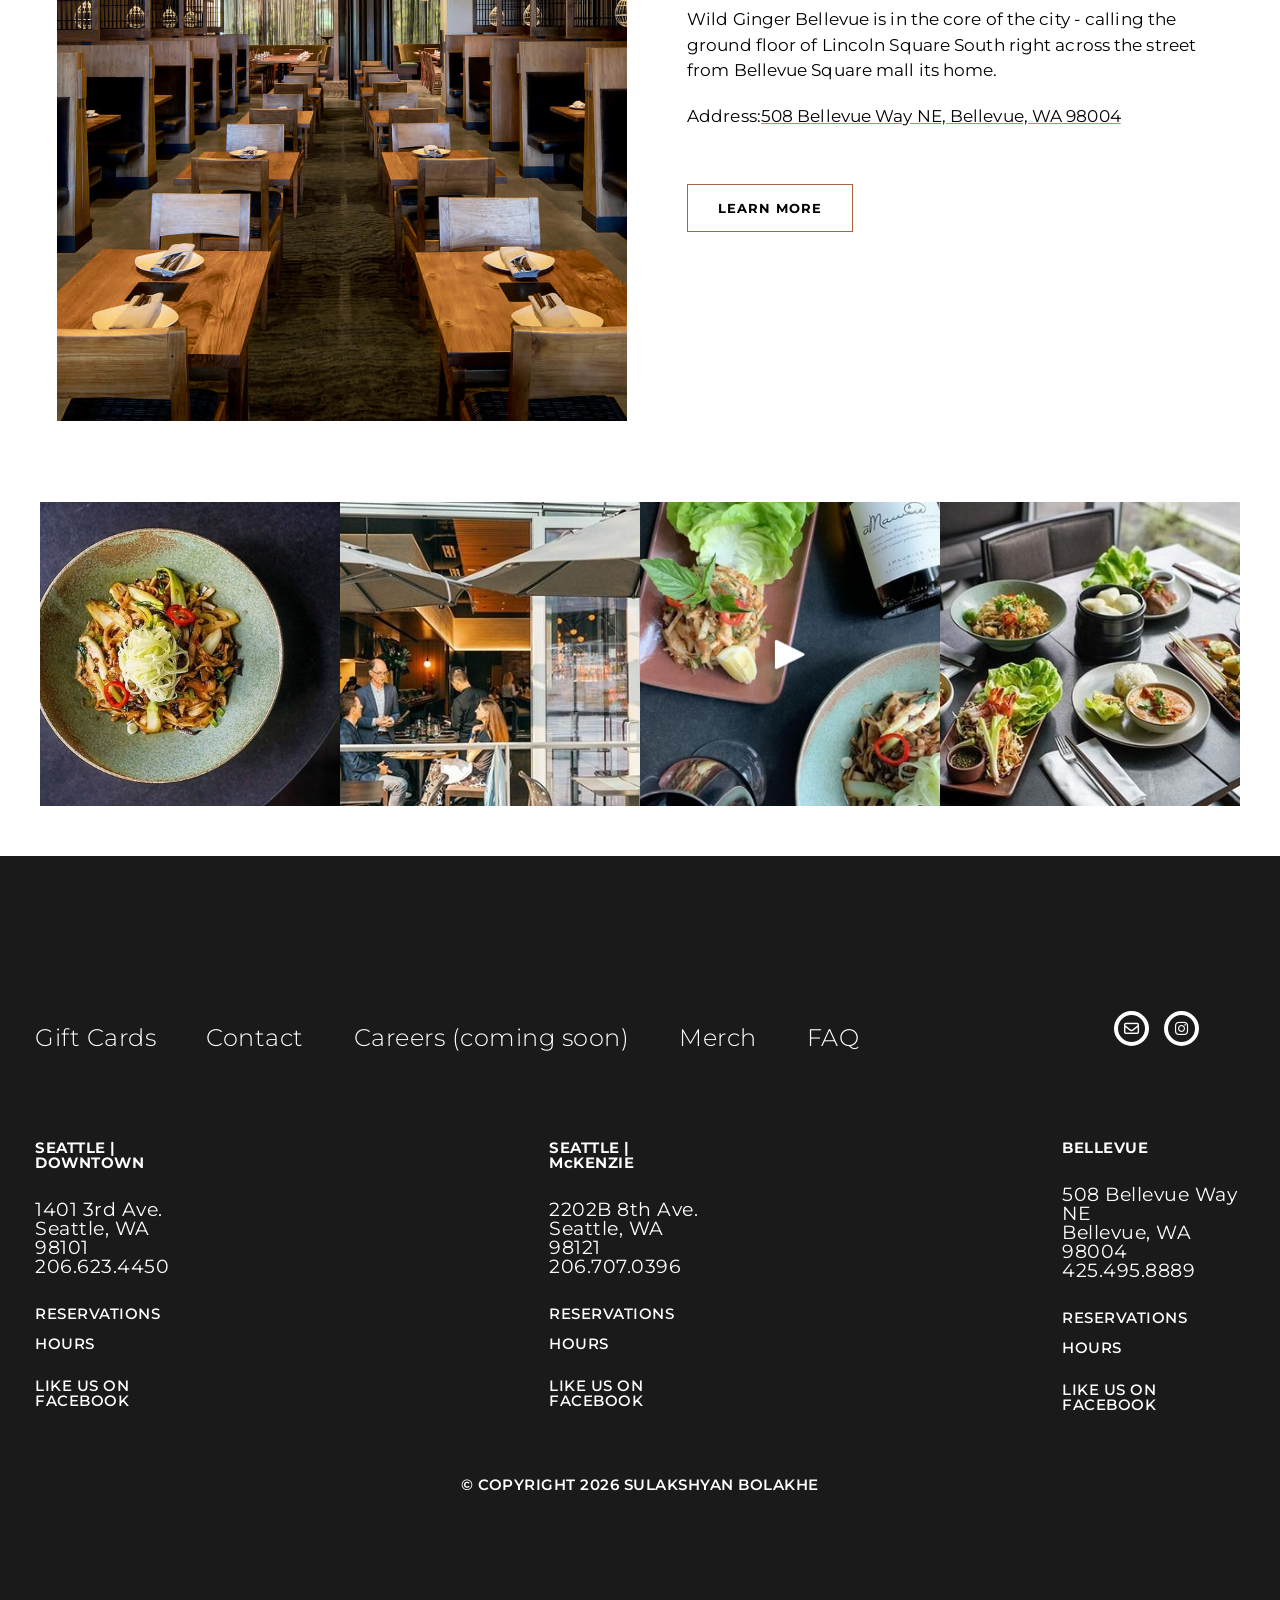
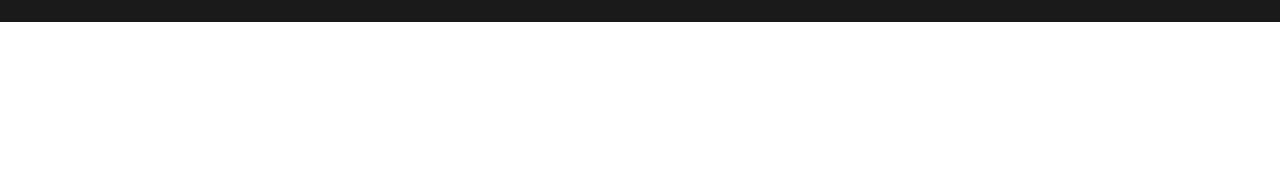
<file: pages/locations.html>
<!doctype html>
<html lang="en">
  <head>
    <meta charset="UTF-8" />
    <meta name="viewport" content="width=device-width, initial-scale=1.0" />
    <title>Locations — Wild Ginger</title>
    <link rel="stylesheet" href="../assets/css/locations.css" />
    <link rel="stylesheet" href="../assets/css/global.css">
    <link
      rel="stylesheet"
      href="https://cdnjs.cloudflare.com/ajax/libs/font-awesome/6.0.0/css/all.min.css"
    />
    <link rel="preconnect" href="https://fonts.googleapis.com" />
    <link rel="preconnect" href="https://fonts.gstatic.com" crossorigin />
    <link
      href="https://fonts.googleapis.com/css2?family=Montserrat:ital,wght@0,100..900;1,100..900&display=swap"
      rel="stylesheet"
    />
  </head>
  <body>
    <nav class="navbar">
      <div>
        <a href="../index.html"><img src="../assets/images/wg_logo.png" alt="logo" class="logo" /></a>
      </div>
      <div class="nav-items">
        <a href="#" class="order-btn">Order Online</a>
        <div class="dropdown">
          <span class="drop-link">Reservations</span>
          <div class="dropdown-content">
            <a href="reservation/reservation-downtown.html" class="active-location">Downtown</a>
            <a href="reservation/reservation-mckenzie.html">Mckenzie</a>
            <a href="reservation/resesrvation-bellevue.html">Bellevue</a>
          </div>
        </div>
        <a href="locations.html" class="nav-btn">Locations</a>
        <div class="dropdown">
          <span class="drop-link">Menus</span>
          <div class="dropdown-content">
            <a href="menu/menu-downtown.html" class="active-location">Downtown</a>
            <a href="menu/menu-mckenzie.html">Mckenzie</a>
            <a href="menu/menu-bellevue.html">Bellevue</a>
          </div>
        </div>
        <a href="events.html" class="nav-btn">private dining & events</a>
        <div class="dropdown">
          <span class="drop-link">About</span>
          <div class="dropdown-content">
            <a href="about/story.html" class="active-location">Story</a>
            <a href="about/blog.html">Blog</a>
          </div>
        </div>
        <div><i class="fa-solid fa-cart-shopping"></i>&nbsp;</div>
      </div>
    </nav>
    <section id="location-header-section">
      <div class="location-overlay">
        <div class="location-heading">
          <h1>
            Our Locations
          </h1>
        </div>
      </div>
    </section>
    <section id="menu-section">
    <section>
      <div>
        <div class="branch-introduction">
          <p>Changing to meet customer needs throughout the day, Wild Ginger is as much a place <br> to meet with co-workers over a working lunch, as it is to enjoy bespoke cocktails  after <br> work, or relax with friends and family over dinner.</p>
        </div>  
        <div class="branch-quicklink">
          <a href="">Seattle – Downtown</a>
          <a href="">Seattle – McKenzie</a>
          <a href="">Bellevue</a>
        </div>
      </div>
    </section>
    <section id="locations-wrapper">
      <div class="branch">
        <div class="branch-image-container">
          <img src="../assets/images/seattle.jpg" alt="ramen" class="branch-image" />
        </div>
        <div class="branch-info-content">
          <h1 class="branch-info-title">Seattle</h1>
          <h1 class="branch-info-subtitle">downtown (3rd and union)</h1>
          <p class="branch-description">
            Our flagship Wild Ginger location can be found in the heart of downtown Seattle, just a couple blocks from both the waterfront and Pike Place Market.
          </p>
          <p class="branch-address">Address:<a href="#">1401 3rd Ave, Seattle, WA 98101</a></p>
          <div class="branch-button">
            <a href="#" class="branch-btn">Learn More</a>
          </div>
        </div>
      </div>
      <div class="branch">
        <div class="branch-info-content">
          <h1 class="branch-info-title">Seattle</h1>
          <h1 class="branch-info-subtitle">McKENZIE (8TH AND BLANCHARD)</h1>
          <p class="branch-description">
            The newest addition to the Wild Ginger family, this location is in the booming South Lake Union neighborhood of Seattle.
          </p>
          <p class="branch-address">Address:<a href="#">2202B 8th Ave, Seattle, WA 98121</a></p>
          <div class="branch-button">
            <a href="#" class="branch-btn">Learn More</a>
          </div>
        </div>
        <div class="branch-image-container">
          <img src="../assets/images/mckenzie.jpg" alt="ramen" class="branch-image" />
        </div>
      </div>
      <div class="branch">
        <div class="branch-image-container">
          <img src="../assets/images/bellevue.jpg" alt="ramen" class="branch-image" />
        </div>
        <div class="branch-info-content">
          <h1 class="branch-info-title">Bellevue</h1>
          <h1 class="branch-info-subtitle">Lincoln Square south</h1>
          <p class="branch-description">
            Wild Ginger Bellevue is in the core of the city - calling the ground floor of Lincoln Square South right across the street from Bellevue Square mall its home.
          </p>
          <p class="branch-address">Address:<a href="#">508 Bellevue Way NE, Bellevue, WA 98004</a></p>
          <div class="branch-button">
            <a href="#" class="branch-btn">Learn More</a>
          </div>
        </div>
      </div>
    </section>
    <section id="footer-image-section">
      <div class="footer-gallery-wrapper">
        <div class="gallery-item">
          <img src="../assets/images/image-asset.jpeg" alt="food1" />
        </div>
        <div class="gallery-item">
          <img src="../assets/images/image-asset2.jpeg" alt="food1" />
        </div>
        <div class="gallery-item">
          <img src="../assets/images/wildginger_vid.png" alt="food1" />
        </div>
        <div class="gallery-item">
          <img src="../assets/images/image-asset3.jpeg" alt="food1" />
        </div>
      </div>
    </section>
    <section id="footer">
      <div class="footer-container">
        <div class="footer-content">
          <div class="footer-link">
            <a href="#">Gift Cards</a>
            <a href="#">Contact</a>
            <p>Careers (coming soon)</p>
            <a href="#">Merch</a>
            <a href="#">FAQ</a>
          </div>
          <div class="social-container">
            <a href="#" class="icon-link email-icon">
              <i class="fa-regular fa-envelope"></i>
            </a>
            <a href="#" class="icon-link instagram-icon">
              <i class="fa-brands fa-instagram"></i>
            </a>
          </div>
        </div>
        <div class="footer-branches">
          <div class="branch-container">
            <div class="branch-link">
              <a href="#">SEATTLE | DOWNTOWN</a>
            </div>
            <div class="branch-info">
              <p>1401 3rd Ave. <br>
                Seattle, WA 98101 <br>
                206.623.4450</p>
            </div>
            <div class="footer-reservation">
                <a href="reservation/reservation-downtown.html">RESERVATIONS</a
                >
                <a href="#"class="reservation-link">HOURS</a>
                <a href="#">Like Us on facebook</a>
            </div>
          </div>
          <div class="branch-container">
            <div class="branch-link">
              <a href="#">SEATTLE | McKENZIE</a>
            </div>
            <div class="branch-info">
              <p>2202B 8th Ave.<br>
                Seattle, WA 98121<br>
                206.707.0396
              </p>
            </div>
            <div class="footer-reservation">
                <a href="reservation/reservation-mckenzie.html">RESERVATIONS</a
                >
                <a href="#"class="reservation-link">HOURS</a>
                <a href="#">Like Us on facebook</a>
            </div>
          </div>
          <div class="branch-container">
            <div class="branch-link">
              <a href="#">BELLEVUE</a>
            </div>
            <div class="branch-info">
              <p>508 Bellevue Way NE<br>
                Bellevue, WA 98004<br>
                425.495.8889
              </p>
            </div>
            <div class="footer-reservation">
                <a href="reservation/resesrvation-bellevue.html">RESERVATIONS</a
                >
                <a href="#"class="reservation-link">HOURS</a>
                <a href="#">Like Us on facebook</a>
            </div>
          </div>
        </div>
        <div class="copyright-section">
          <p>© COPYRIGHT 2026 Sulakshyan Bolakhe</p>
        </div>
      </div>
    </section>
    <section class="footer-end">
      <div></div>
    </section>
  </body>
</html>
</file>
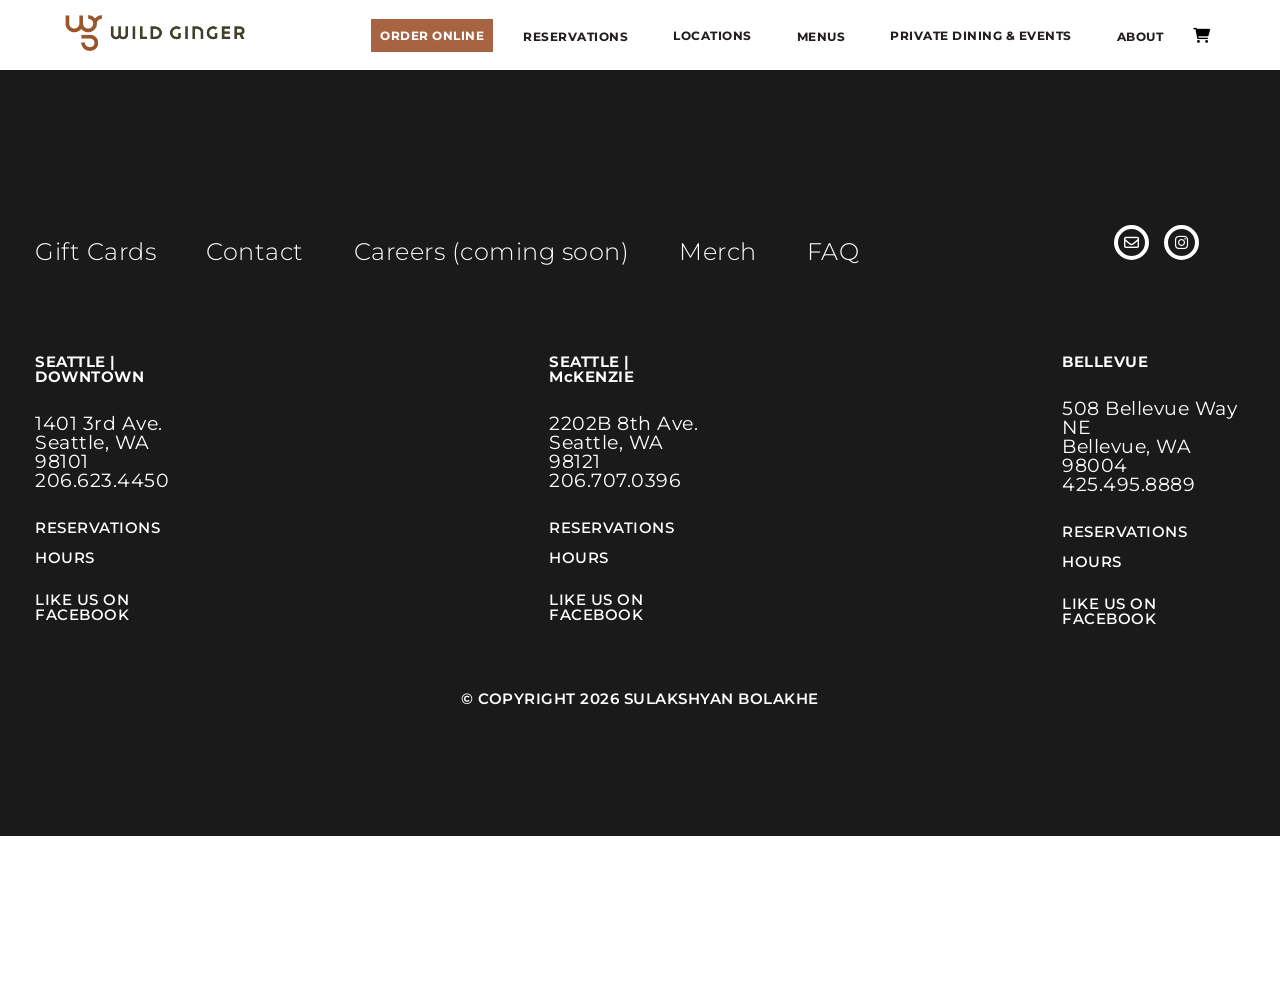
<file: pages/about/blog.html>
<!doctype html>
<html lang="en">
  <head>
    <meta charset="UTF-8" />
    <meta name="viewport" content="width=device-width, initial-scale=1.0" />
    <title>Story — Wild Ginger</title>
    <link rel="stylesheet" href="../../assets/css/style.css" />
    <link rel="stylesheet" href="../../assets/css/global.css">
    <link
      rel="stylesheet"
      href="https://cdnjs.cloudflare.com/ajax/libs/font-awesome/6.0.0/css/all.min.css"
    />
    <link rel="preconnect" href="https://fonts.googleapis.com" />
    <link rel="preconnect" href="https://fonts.gstatic.com" crossorigin />
    <link
      href="https://fonts.googleapis.com/css2?family=Montserrat:ital,wght@0,100..900;1,100..900&display=swap"
      rel="stylesheet"
    />
  </head>
  <body>
    <nav class="navbar">
      <div>
        <a href="../../index.html"><img src="/assets/images/wg_logo.png" alt="logo" class="logo" /></a>
      </div>
      <div class="nav-items">
        <a href="#" class="order-btn">Order Online</a>
        <div class="dropdown">
          <span class="drop-link">Reservations</span>
          <div class="dropdown-content">
            <a href="../reservation/reservation-downtown.html" class="active-location">Downtown</a>
            <a href="../reservation/reservation-mckenzie.html">Mckenzie</a>
            <a href="../reservation/resesrvation-bellevue.html">Bellevue</a>
          </div>
        </div>
        <a href="../locations.html" class="nav-btn">Locations</a>
        <div class="dropdown">
          <span class="drop-link">Menus</span>
          <div class="dropdown-content">
            <a href="../menu/menu-downtown.html" class="active-location">Downtown</a>
            <a href="../menu/menu-mckenzie.html">Mckenzie</a>
            <a href="../menu/menu-bellevue.html">Bellevue</a>
          </div>
        </div>
        <a href="/pages/events.html" class="nav-btn">private dining & events</a>
        <div class="dropdown">
          <span class="drop-link">About</span>
          <div class="dropdown-content">
            <a href="story.html" class="active-location">Story</a>
            <a href="about/blog.html">Blog</a>
          </div>
        </div>
        <div><i class="fa-solid fa-cart-shopping"></i>&nbsp;</div>
      </div>
    </nav>
    <section id="footer">
      <div class="footer-container">
        <div class="footer-content">
          <div class="footer-link">
            <a href="#">Gift Cards</a>
            <a href="#">Contact</a>
            <p>Careers (coming soon)</p>
            <a href="#">Merch</a>
            <a href="#">FAQ</a>
          </div>
          <div class="social-container">
            <a href="#" class="icon-link email-icon">
              <i class="fa-regular fa-envelope"></i>
            </a>
            <a href="#" class="icon-link instagram-icon">
              <i class="fa-brands fa-instagram"></i>
            </a>
          </div>
        </div>
        <div class="footer-branches">
          <div class="branch-container">
            <div class="branch-link">
              <a href="#">SEATTLE | DOWNTOWN</a>
            </div>
            <div class="branch-info">
              <p>1401 3rd Ave. <br>
                Seattle, WA 98101 <br>
                206.623.4450</p>
            </div>
            <div class="footer-reservation">
                <a href="../reservation/reservation-downtown.html">RESERVATIONS</a
                >
                <a href="#"class="reservation-link">HOURS</a>
                <a href="#">Like Us on facebook</a>
            </div>
          </div>
          <div class="branch-container">
            <div class="branch-link">
              <a href="#">SEATTLE | McKENZIE</a>
            </div>
            <div class="branch-info">
              <p>2202B 8th Ave.<br>
                Seattle, WA 98121<br>
                206.707.0396
              </p>
            </div>
            <div class="footer-reservation">
                <a href="../reservation/reservation-mckenzie.html">RESERVATIONS</a
                >
                <a href="#"class="reservation-link">HOURS</a>
                <a href="#">Like Us on facebook</a>
            </div>
          </div>
          <div class="branch-container">
            <div class="branch-link">
              <a href="#">BELLEVUE</a>
            </div>
            <div class="branch-info">
              <p>508 Bellevue Way NE<br>
                Bellevue, WA 98004<br>
                425.495.8889
              </p>
            </div>
            <div class="footer-reservation">
                <a href="../reservation/resesrvation-bellevue.html">RESERVATIONS</a
                >
                <a href="#"class="reservation-link">HOURS</a>
                <a href="#">Like Us on facebook</a>
            </div>
          </div>
        </div>
        <div class="copyright-section">
          <p>© COPYRIGHT 2026 Sulakshyan Bolakhe</p>
        </div>
      </div>
    </section>
    <section class="footer-end">
      <div></div>
    </section>
  </body>
</html>
</file>
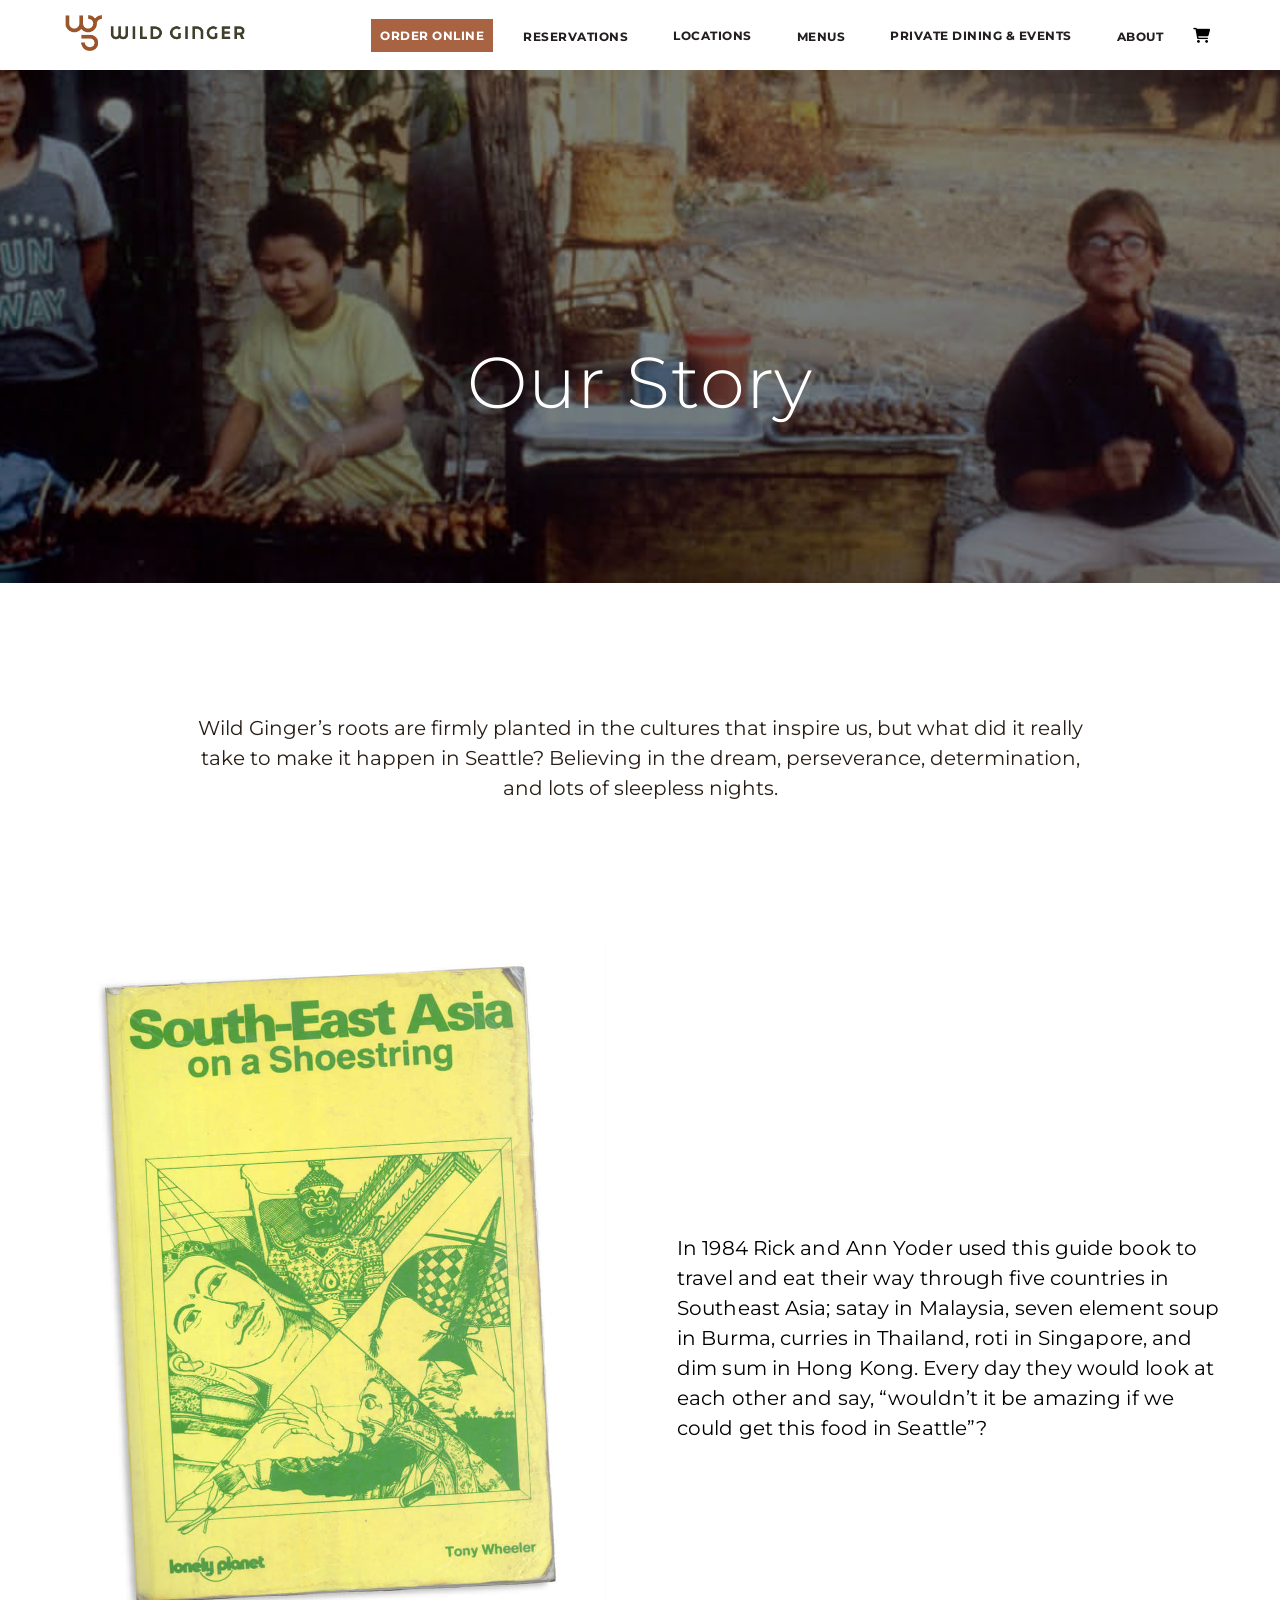
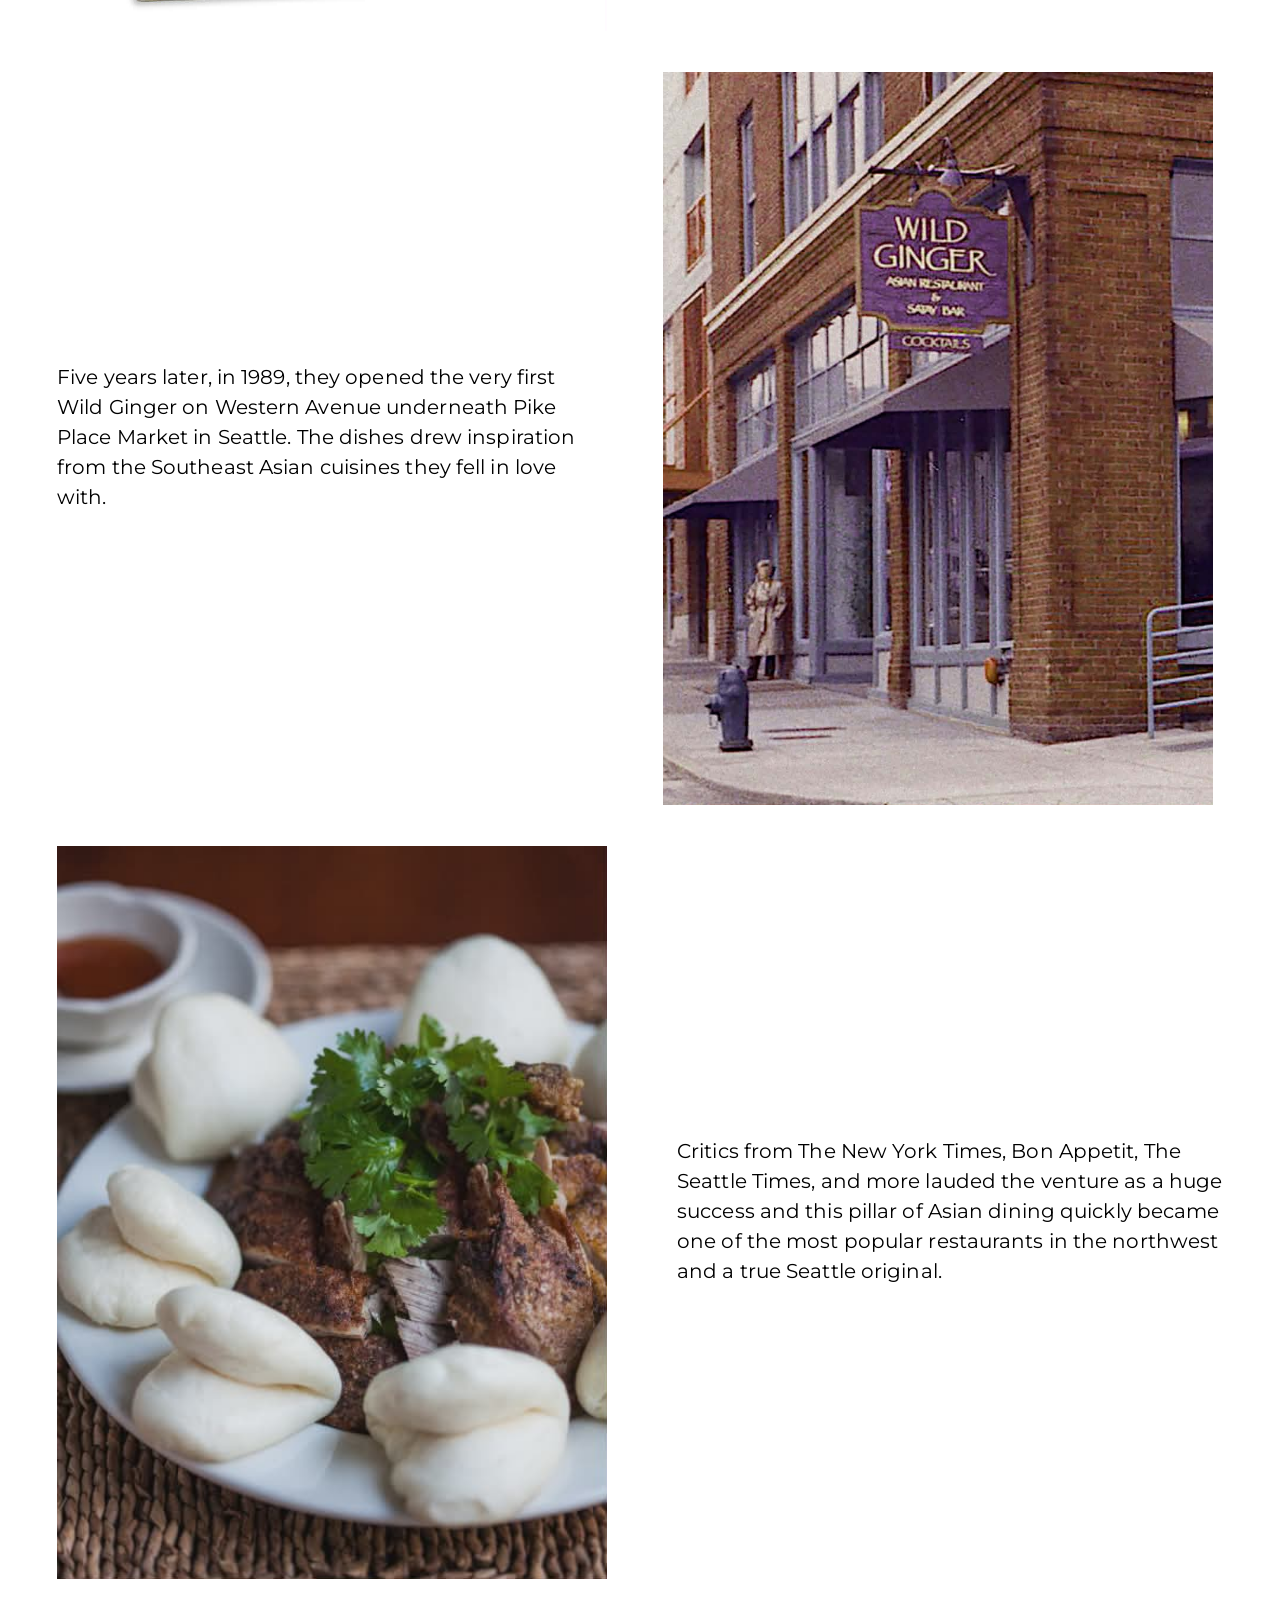
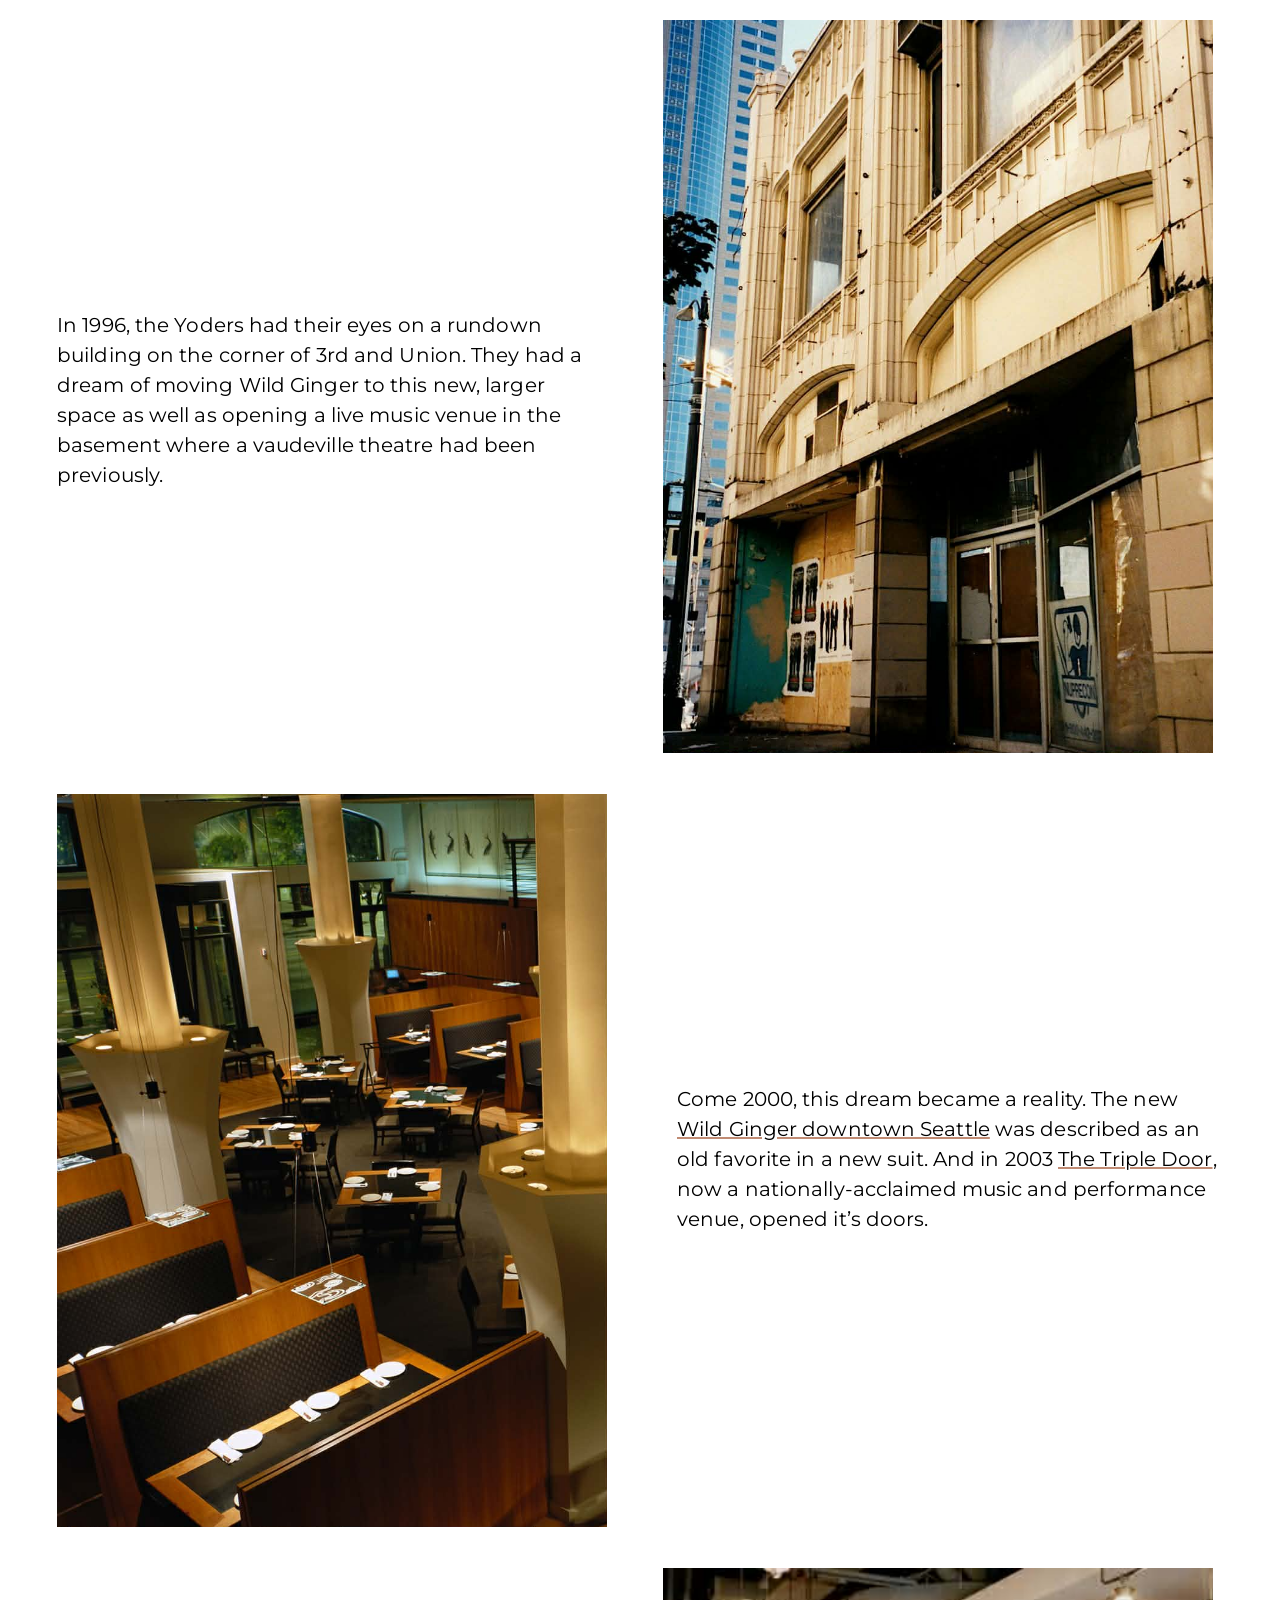
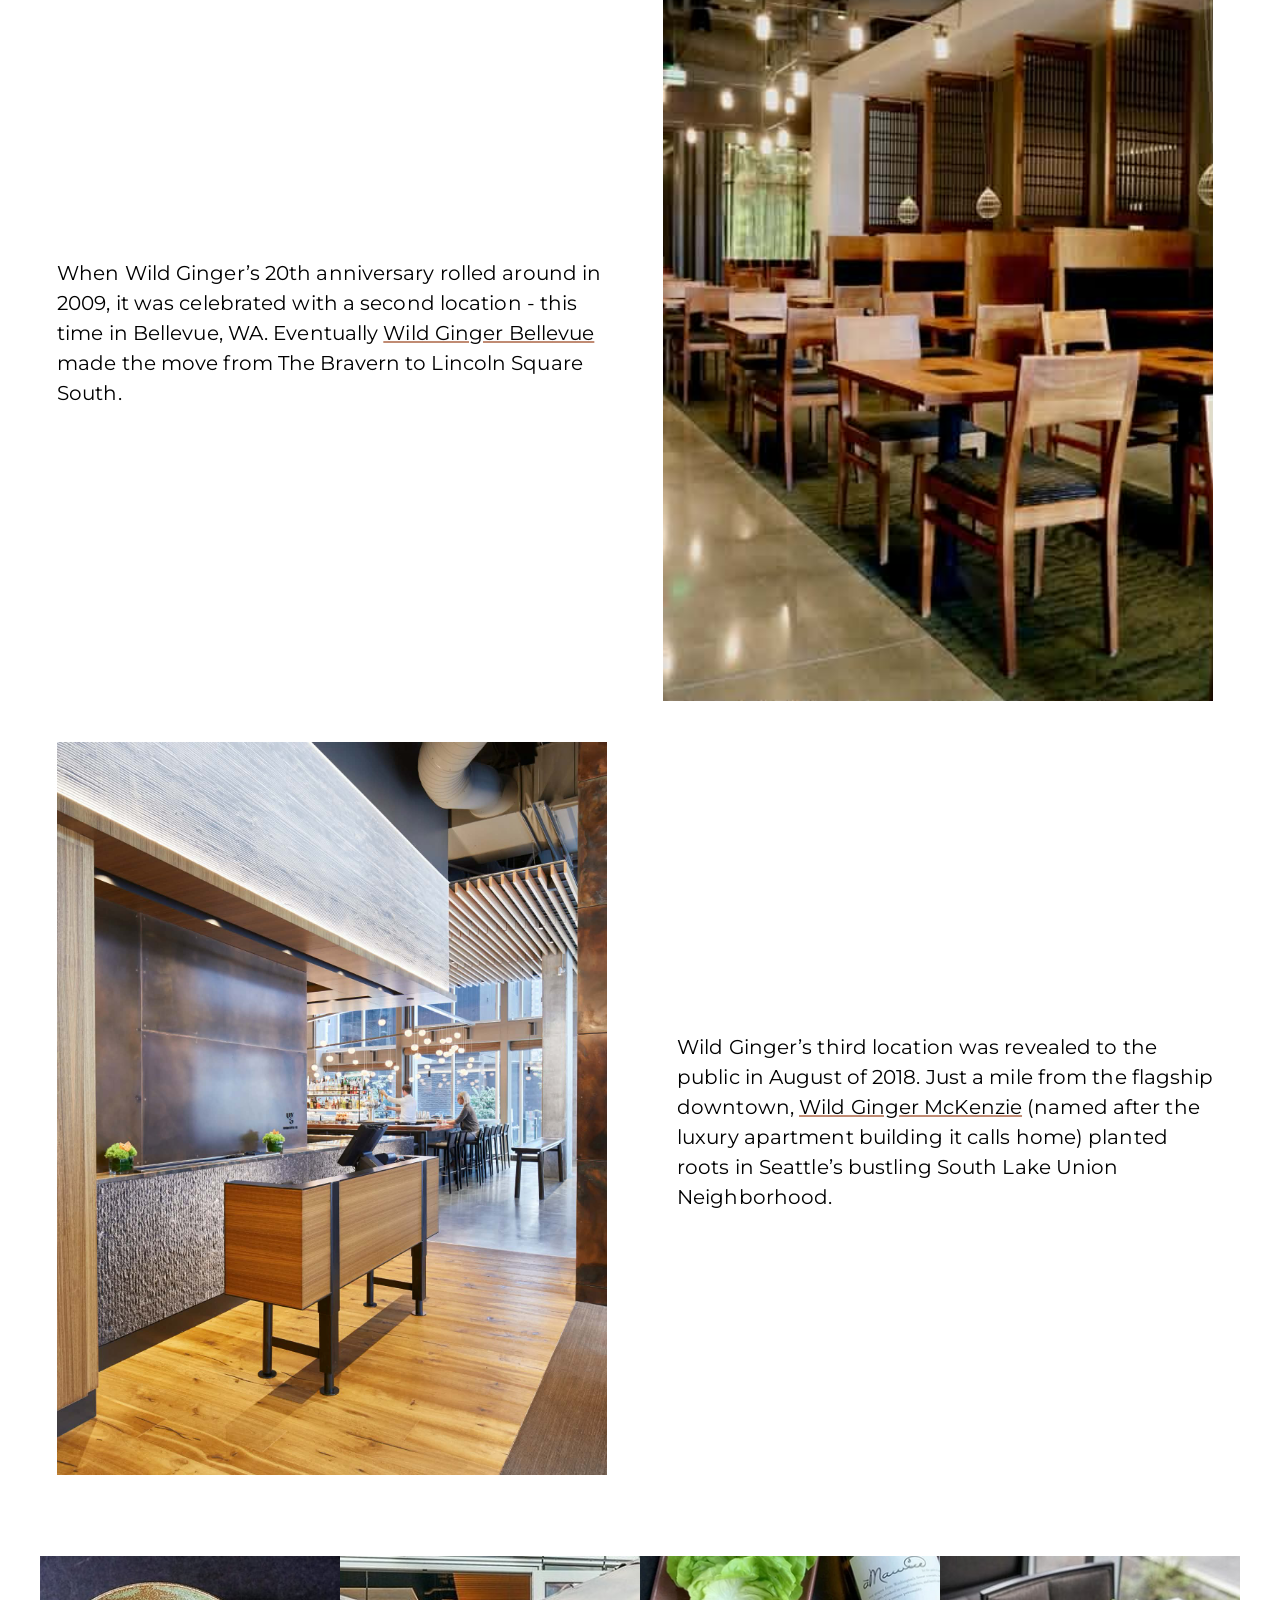
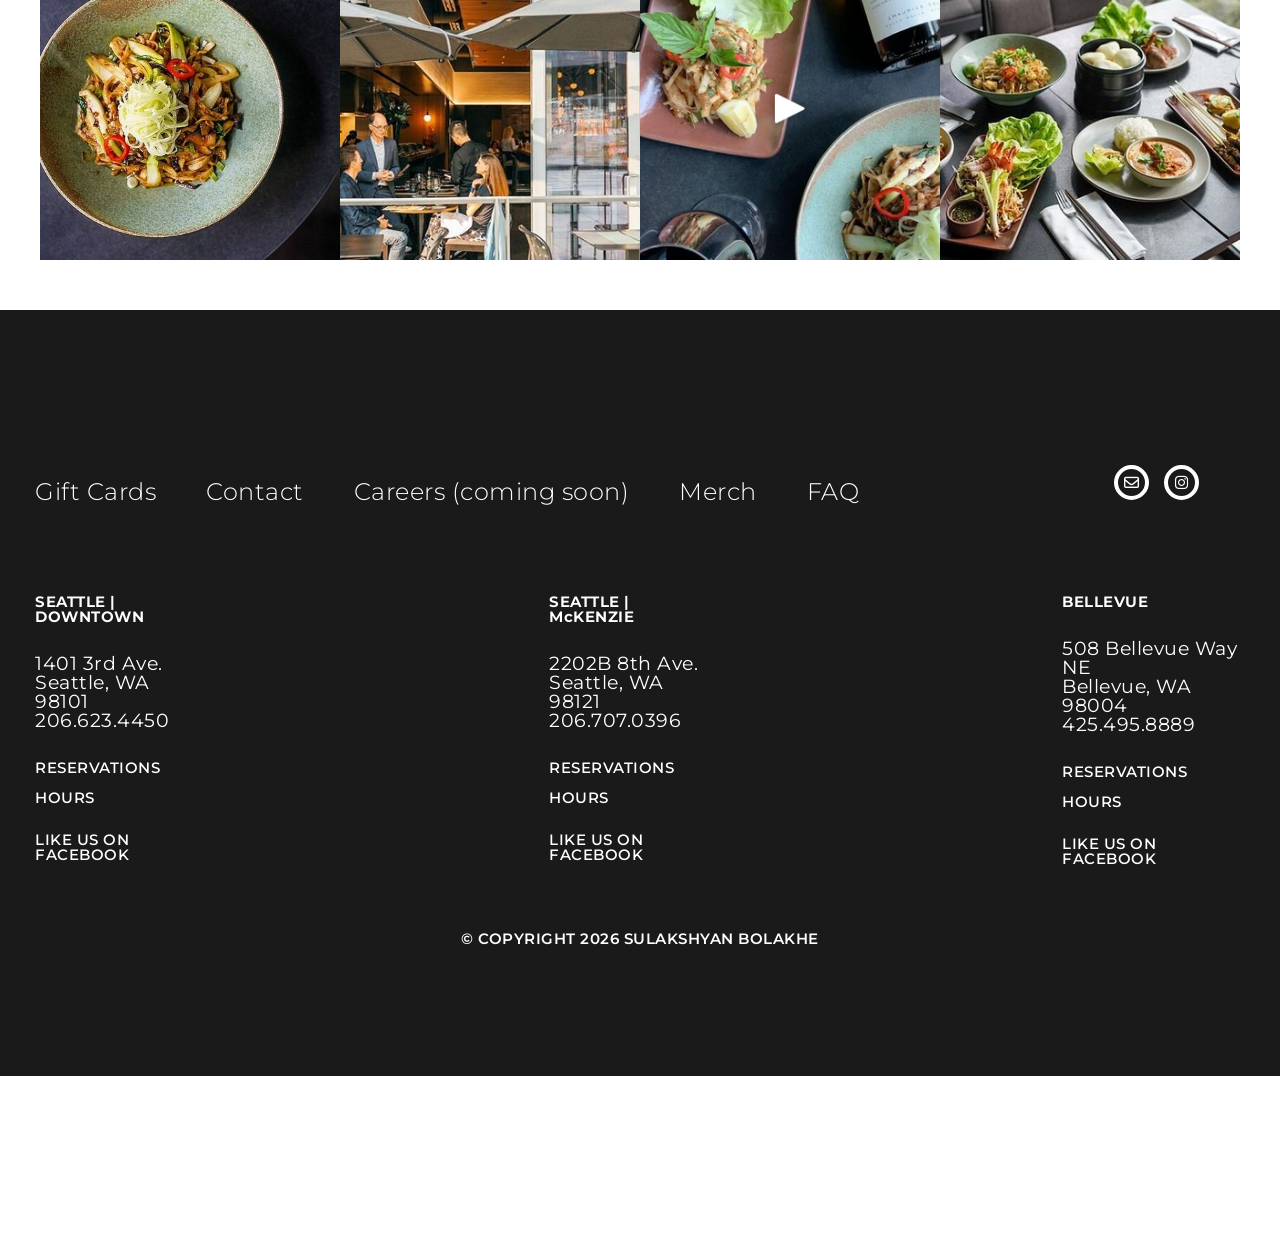
<file: pages/about/story.html>
<!doctype html>
<html lang="en">
  <head>
    <meta charset="UTF-8" />
    <meta name="viewport" content="width=device-width, initial-scale=1.0" />
    <title>Story — Wild Ginger</title>
    <link rel="stylesheet" href="../../assets/css/about.css" />
    <link rel="stylesheet" href="../../assets/css/global.css">
    <link
      rel="stylesheet"
      href="https://cdnjs.cloudflare.com/ajax/libs/font-awesome/6.0.0/css/all.min.css"
    />
    <link rel="preconnect" href="https://fonts.googleapis.com" />
    <link rel="preconnect" href="https://fonts.gstatic.com" crossorigin />
    <link
      href="https://fonts.googleapis.com/css2?family=Montserrat:ital,wght@0,100..900;1,100..900&display=swap"
      rel="stylesheet"/>
  </head>
  <body>
    <nav class="navbar">
      <div>
        <a href="../../index.html"><img src="../../assets/images/wg_logo.png" alt="logo" class="logo" /></a>
      </div>
      <div class="nav-items">
        <a href="#" class="order-btn">Order Online</a>
        <div class="dropdown">
          <span class="drop-link">Reservations</span>
          <div class="dropdown-content">
            <a href="../reservation/reservation-downtown.html" class="active-location">Downtown</a>
            <a href="../reservation/reservation-mckenzie.html">Mckenzie</a>
            <a href="../reservation/resesrvation-bellevue.html">Bellevue</a>
          </div>
        </div>
        <a href="../locations.html" class="nav-btn">Locations</a>
        <div class="dropdown">
          <span class="drop-link">Menus</span>
          <div class="dropdown-content">
            <a href="../menu/menu-downtown.html" class="active-location">Downtown</a>
            <a href="../menu/menu-mckenzie.html">Mckenzie</a>
            <a href="../menu/menu-bellevue.html">Bellevue</a>
          </div>
        </div>
        <a href="../events.html" class="nav-btn">private dining & events</a>
        <div class="dropdown">
          <span class="drop-link">About</span>
          <div class="dropdown-content">
            <a href="#" class="active-location">Story</a>
            <a href="../about/blog.html">Blog</a>
          </div>
        </div>
        <div><i class="fa-solid fa-cart-shopping"></i>&nbsp;</div>
      </div>
    </nav>
    <section id="about-page-section">
      <div class="about-page-overlay">
        <div class="story-heading">
          <h1>
            Our Story
          </h1>
        </div>
      </div>
    </section>
    <section id="history-section">
      <div class="history-description">
        <p>Wild Ginger’s roots are firmly planted in the cultures that inspire us, but what did it really <br>
        take to make it happen in Seattle?  Believing in the dream, perseverance, determination, <br>
        and lots of sleepless nights.</p>
      </div>
    </section>
    <section id="story-wrapper">
      <div class="story">
        <div class="story-image-container">
          <img src="../../assets/images/guide-book.jpg" alt="ramen" class="story-image" />
        </div>
        <div class="story-info-content">
          <p class="story-description">
            In 1984 Rick and Ann Yoder used this guide book to travel and eat their way through five countries in Southeast Asia; satay in Malaysia, seven element soup in Burma, curries in Thailand, roti in Singapore, and dim sum in Hong Kong. Every day they would look at each other and say, “wouldn’t it be amazing if we could get this food in Seattle”?
          </p>
        </div>
      </div>
      <div class="story">
        <div class="story-info-content">
          <p class="story-description">
            Five years later, in 1989, they opened the very first Wild Ginger on Western Avenue underneath Pike Place Market in Seattle. The dishes drew inspiration from the Southeast Asian cuisines they fell in love with.
          </p>
        </div>
        <div class="story-image-container">
          <img src="../../assets/images/west-av.jpg" alt="ramen" class="story-image" />
        </div>
      </div>
      <div class="story">
        <div class="story-image-container">
          <img src="../../assets/images/bonappetit.jpg" alt="ramen" class="story-image" />
        </div>
        <div class="story-info-content">
          <p class="story-description">
            Critics from The New York Times, Bon Appetit, The Seattle Times, and more lauded the venture as a huge success and this pillar of Asian dining quickly became one of the most popular restaurants in the northwest and a true Seattle original.
          </p>
          </div>
        </div>
      </div>
      <div class="story">
        <div class="story-info-content">
          <p class="story-description">
            In 1996, the Yoders had their eyes on a rundown building on the corner of 3rd and Union. They had a dream of moving Wild Ginger to this new, larger space as well as opening a live music venue in the basement where a vaudeville theatre had been previously.
          </p>
        </div>
        <div class="story-image-container">
          <img src="../../assets/images/yoders.jpg" alt="ramen" class="story-image" />
        </div>
      </div>
      <div class="story">
        <div class="story-image-container">
          <img src="../../assets/images/downtown-seattle.jpg" alt="ramen" class="story-image" />
        </div>
        <div class="story-info-content">
          <p class="story-description">
            Come 2000, this dream became a reality. The new <a href="#" class="story-address">Wild Ginger downtown Seattle</a> was described as an old favorite in a new suit. And in 2003 <a href="#"class="story-address">The Triple Door</a>, now a nationally-acclaimed music and performance venue, opened it’s doors.
          </p>
        </div>
      </div>
      <div class="story">
        <div class="story-info-content">
          <p class="story-description">
            When Wild Ginger’s 20th anniversary rolled around in 2009, it was celebrated with a second location - this time in Bellevue, WA. Eventually <a href="#" class="story-address">Wild Ginger Bellevue</a> made the move from The Bravern to Lincoln Square South.
          </p>
        </div>
        <div class="story-image-container">
          <img src="../../assets/images/bran-bellevue.jpg" alt="ramen" class="story-image" />
        </div>
      </div>
      <div class="story">
        <div class="story-image-container">
          <img src="../../assets/images/mkenzie-seattle.jpg" alt="ramen" class="story-image" />
        </div>
        <div class="story-info-content">
          <p class="story-description">
            Wild Ginger’s third location was revealed to the public in August of 2018. Just a mile from the flagship downtown, <a href="#" class="story-address">Wild Ginger McKenzie</a> (named after the luxury apartment building it calls home) planted roots in Seattle’s bustling South Lake Union Neighborhood.
          </p>
        </div>
      </div>
    </section>
    <section id="footer-image-section">
      <div class="footer-gallery-wrapper">
        <div class="gallery-item">
          <img src="../../assets/images/image-asset.jpeg" alt="food1">
        </div>
        <div class="gallery-item">
          <img src="../../assets/images/image-asset2.jpeg" alt="food1">
        </div>
        <div class="gallery-item">
          <img src="../../assets/images/wildginger_vid.png" alt="food1">
        </div>
        <div class="gallery-item">
          <img src="../../assets/images/image-asset3.jpeg" alt="food1">
        </div>
      </div>
    </section>
    <section id="footer">
      <div class="footer-container">
        <div class="footer-content">
          <div class="footer-link">
            <a href="#">Gift Cards</a>
            <a href="#">Contact</a>
            <p>Careers (coming soon)</p>
            <a href="#">Merch</a>
            <a href="#">FAQ</a>
          </div>
          <div class="social-container">
            <a href="#" class="icon-link email-icon">
              <i class="fa-regular fa-envelope"></i>
            </a>
            <a href="#" class="icon-link instagram-icon">
              <i class="fa-brands fa-instagram"></i>
            </a>
          </div>
        </div>
        <div class="footer-branches">
          <div class="branch-container">
            <div class="branch-link">
              <a href="#">SEATTLE | DOWNTOWN</a>
            </div>
            <div class="branch-info">
              <p>1401 3rd Ave. <br>
                Seattle, WA 98101 <br>
                206.623.4450</p>
            </div>
            <div class="footer-reservation">
                <a href="../reservation/reservation-downtown.html">RESERVATIONS</a
                >
                <a href="#"class="reservation-link">HOURS</a>
                <a href="#">Like Us on facebook</a>
            </div>
          </div>
          <div class="branch-container">
            <div class="branch-link">
              <a href="#">SEATTLE | McKENZIE</a>
            </div>
            <div class="branch-info">
              <p>2202B 8th Ave.<br>
                Seattle, WA 98121<br>
                206.707.0396
              </p>
            </div>
            <div class="footer-reservation">
                <a href="../reservation/reservation-mckenzie.html">RESERVATIONS</a
                >
                <a href="#"class="reservation-link">HOURS</a>
                <a href="#">Like Us on facebook</a>
            </div>
          </div>
          <div class="branch-container">
            <div class="branch-link">
              <a href="#">BELLEVUE</a>
            </div>
            <div class="branch-info">
              <p>508 Bellevue Way NE<br>
                Bellevue, WA 98004<br>
                425.495.8889
              </p>
            </div>
            <div class="footer-reservation">
                <a href="../reservation/resesrvation-bellevue.html">RESERVATIONS</a
                >
                <a href="#"class="reservation-link">HOURS</a>
                <a href="#">Like Us on facebook</a>
            </div>
          </div>
        </div>
        <div class="copyright-section">
          <p>© COPYRIGHT 2026 Sulakshyan Bolakhe</p>
        </div>
      </div>
    </section>
    <section class="footer-end">
      <div></div>
    </section>
  </body>
</html>
</file>
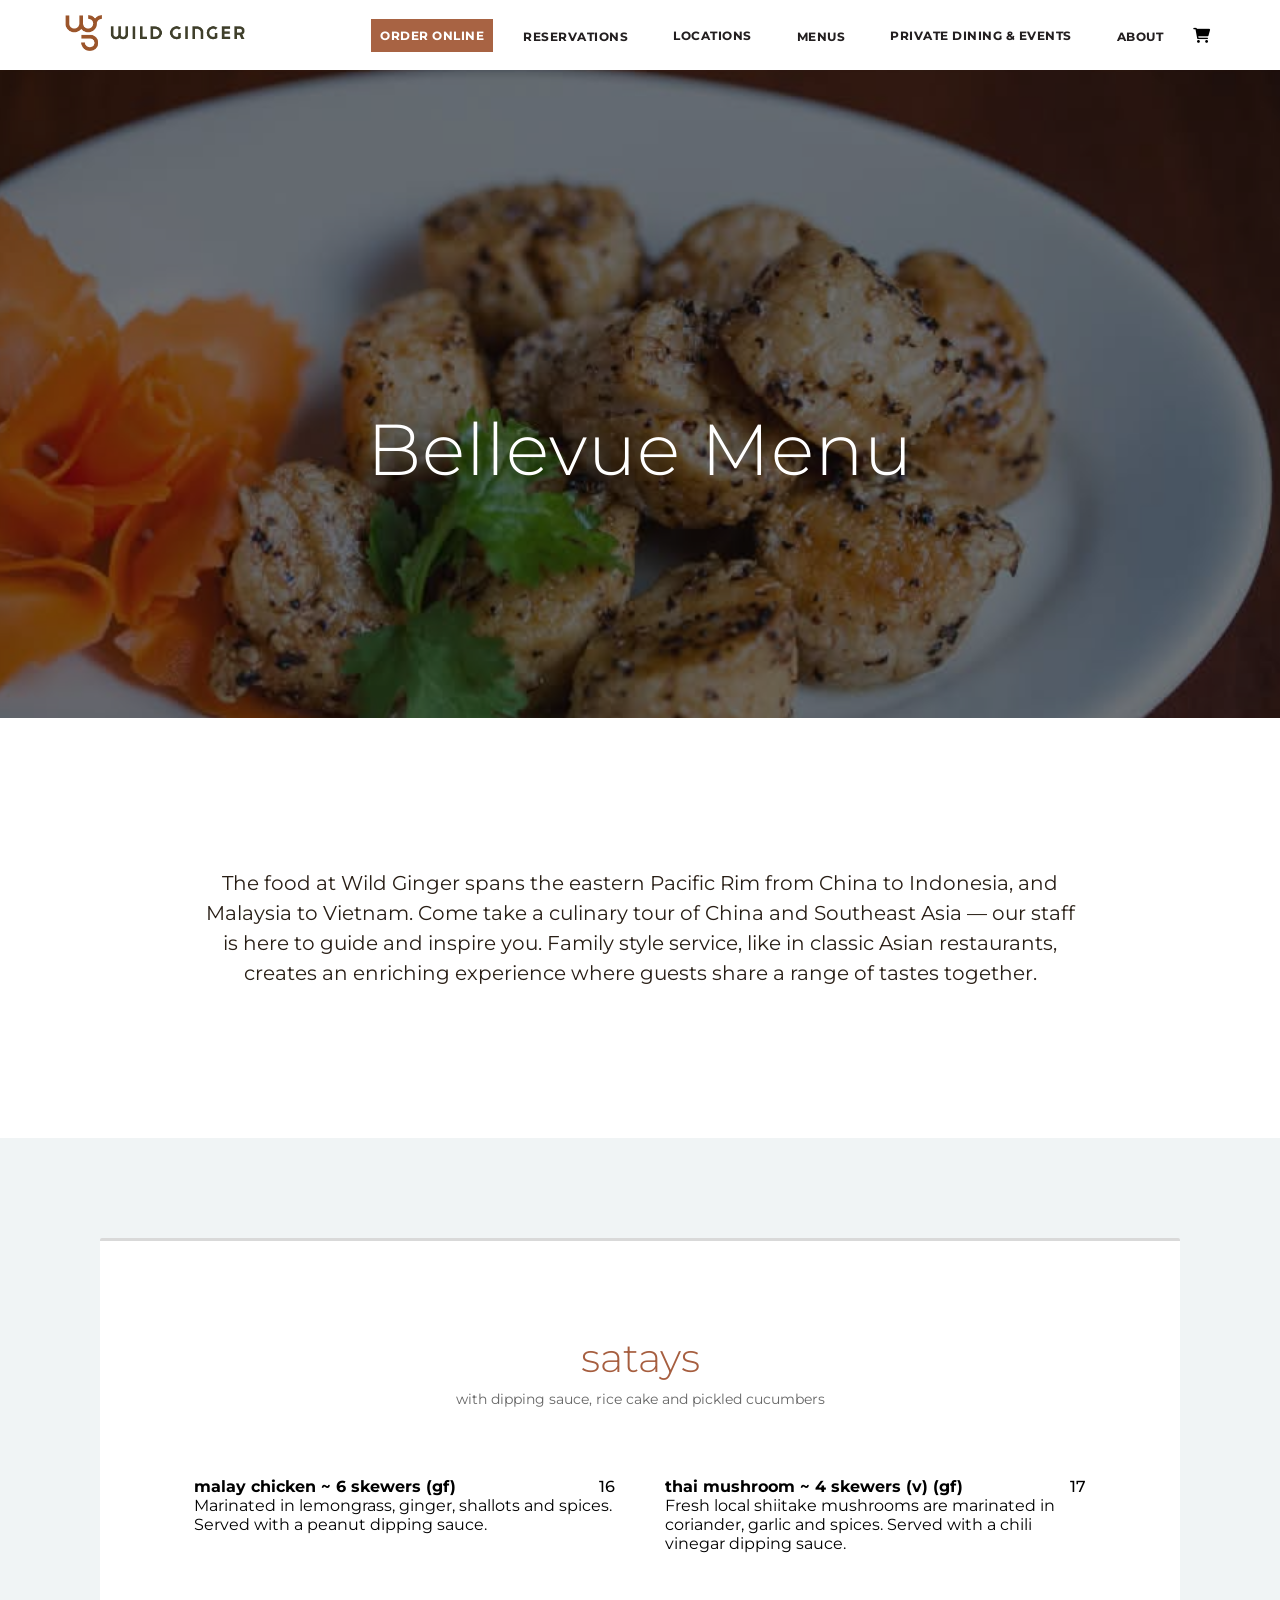
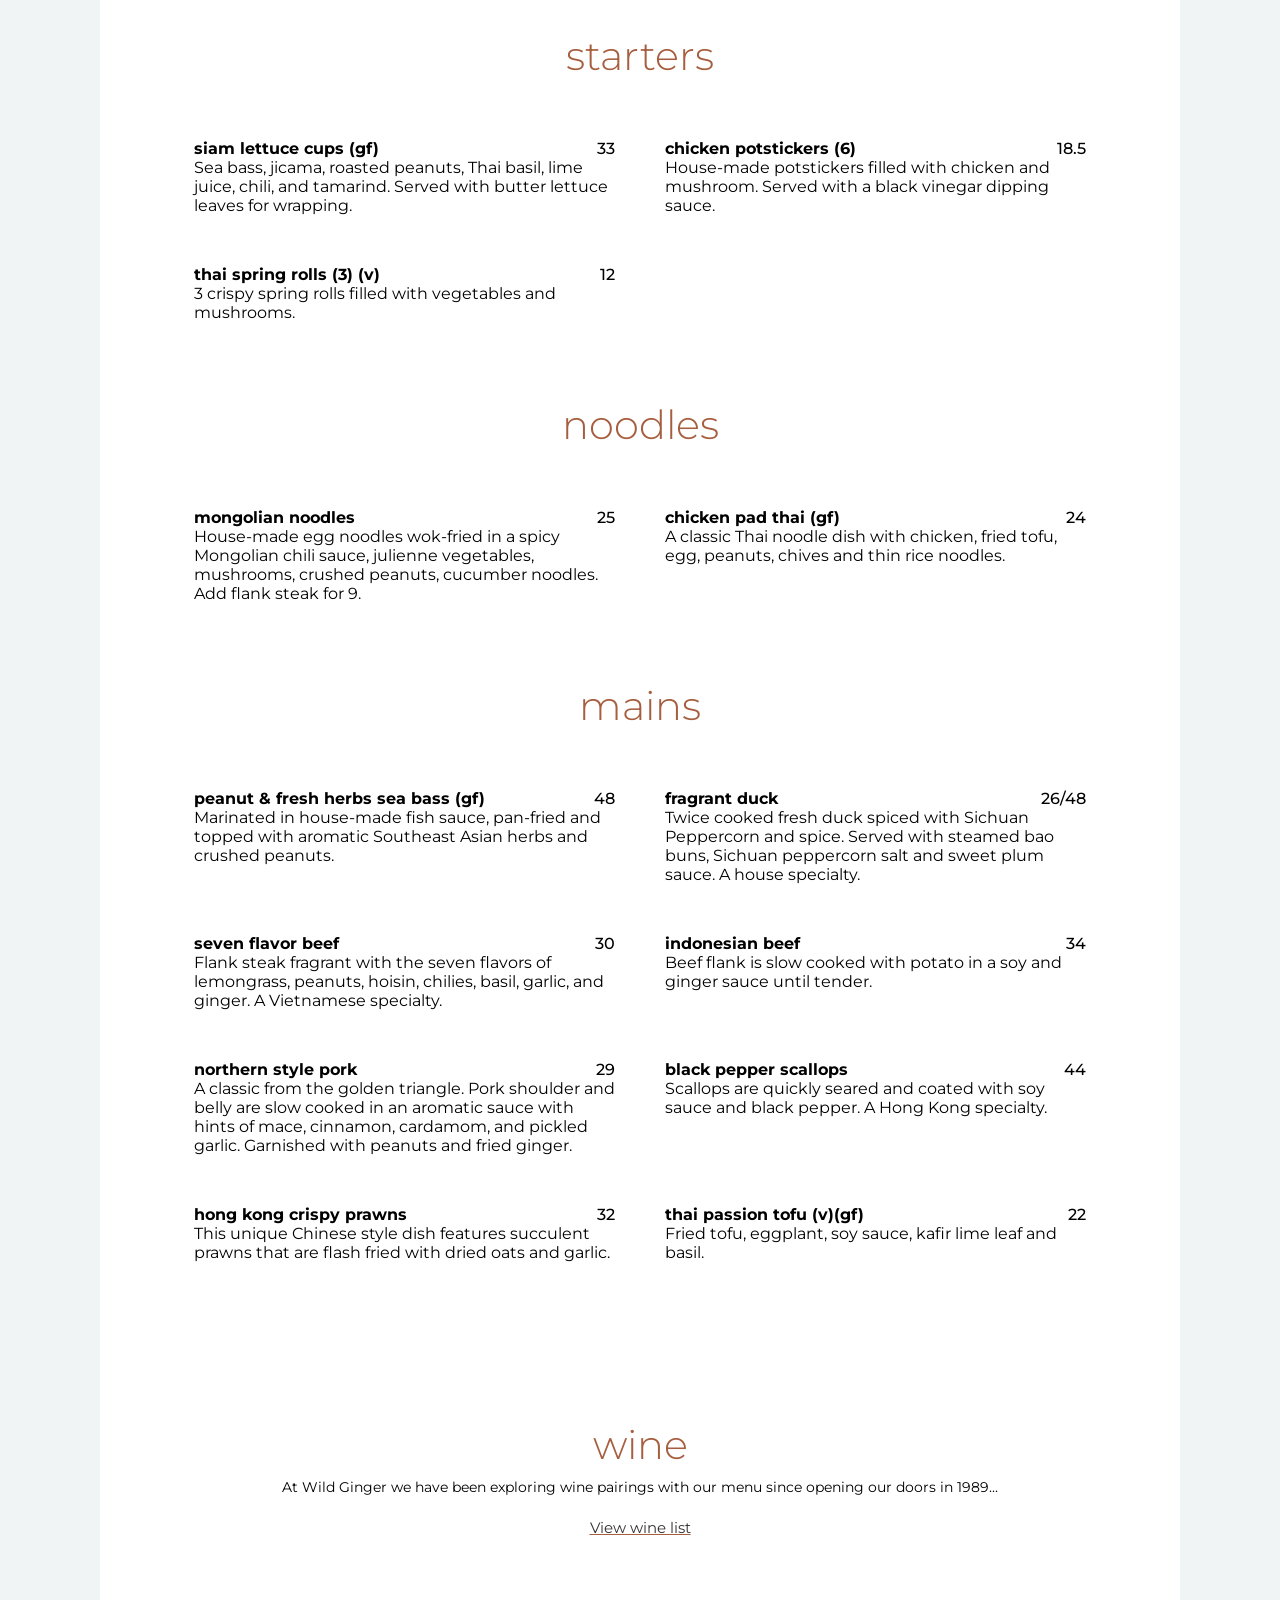
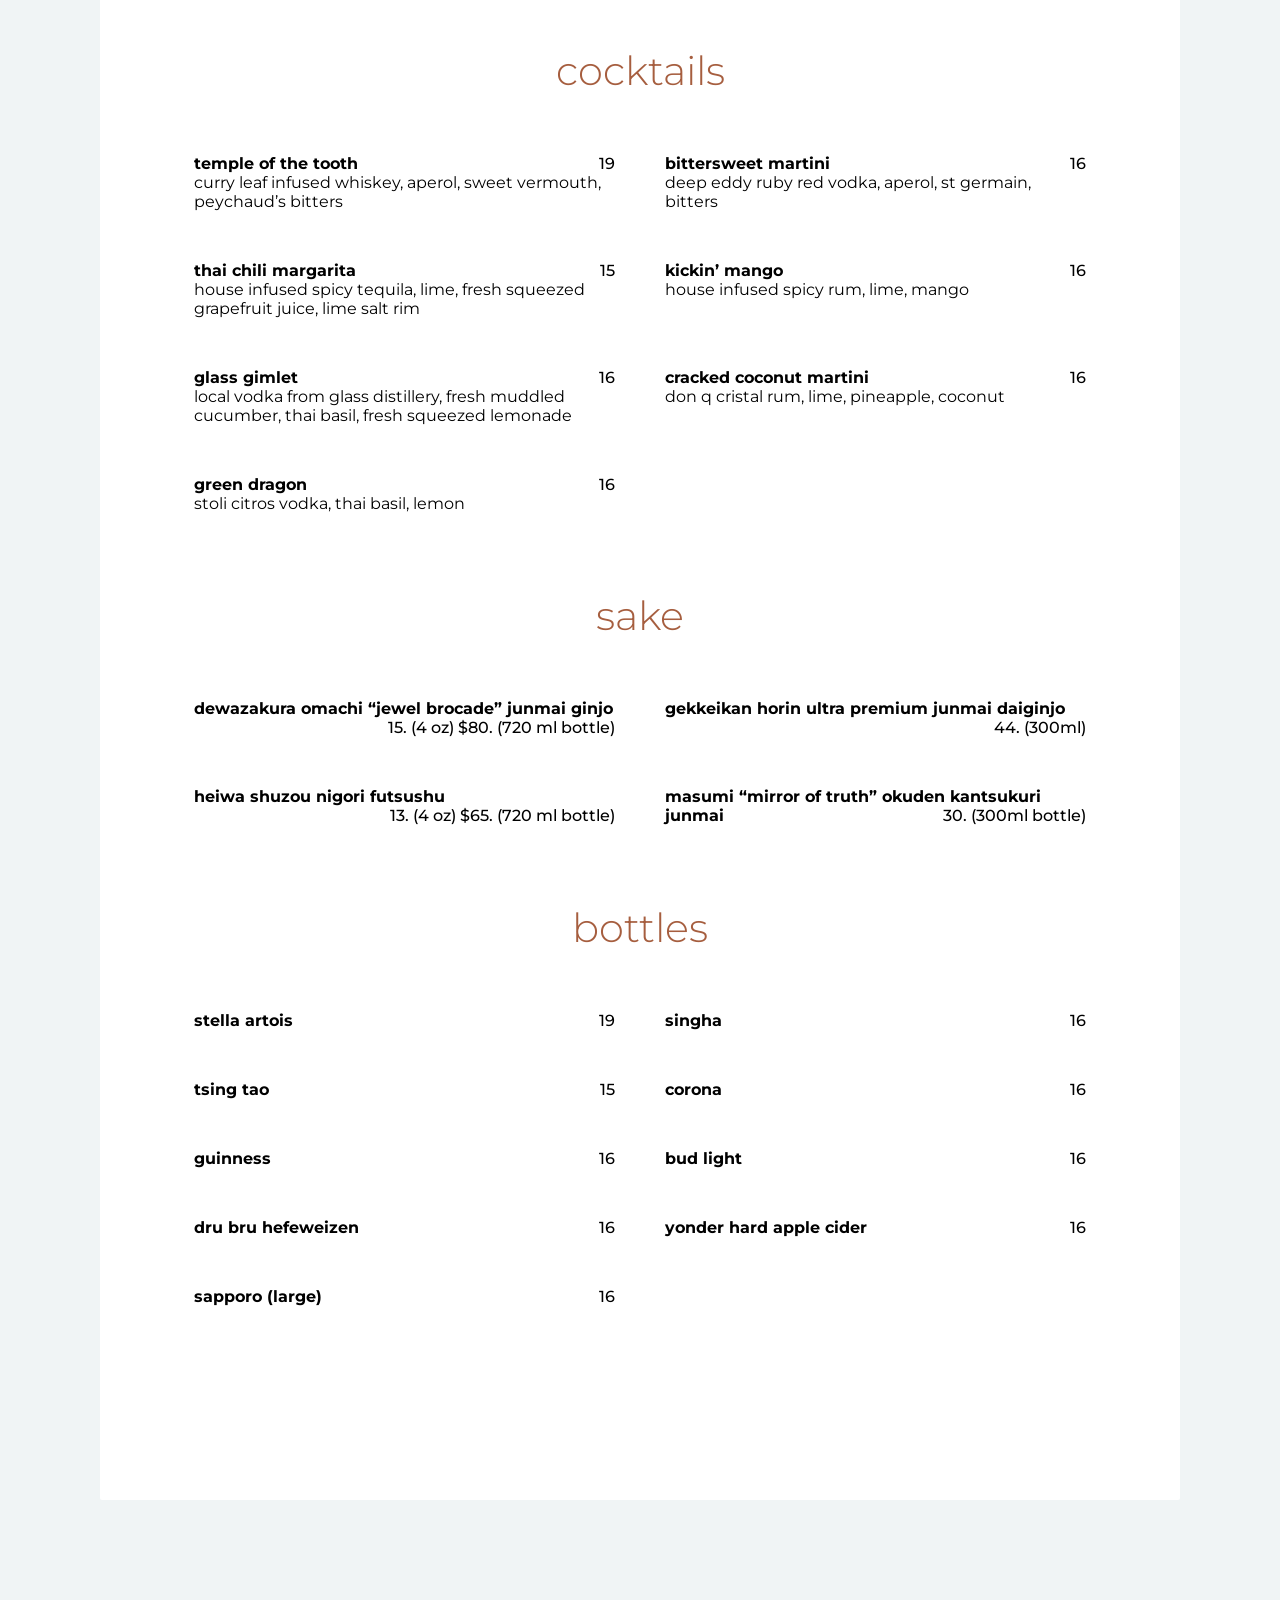
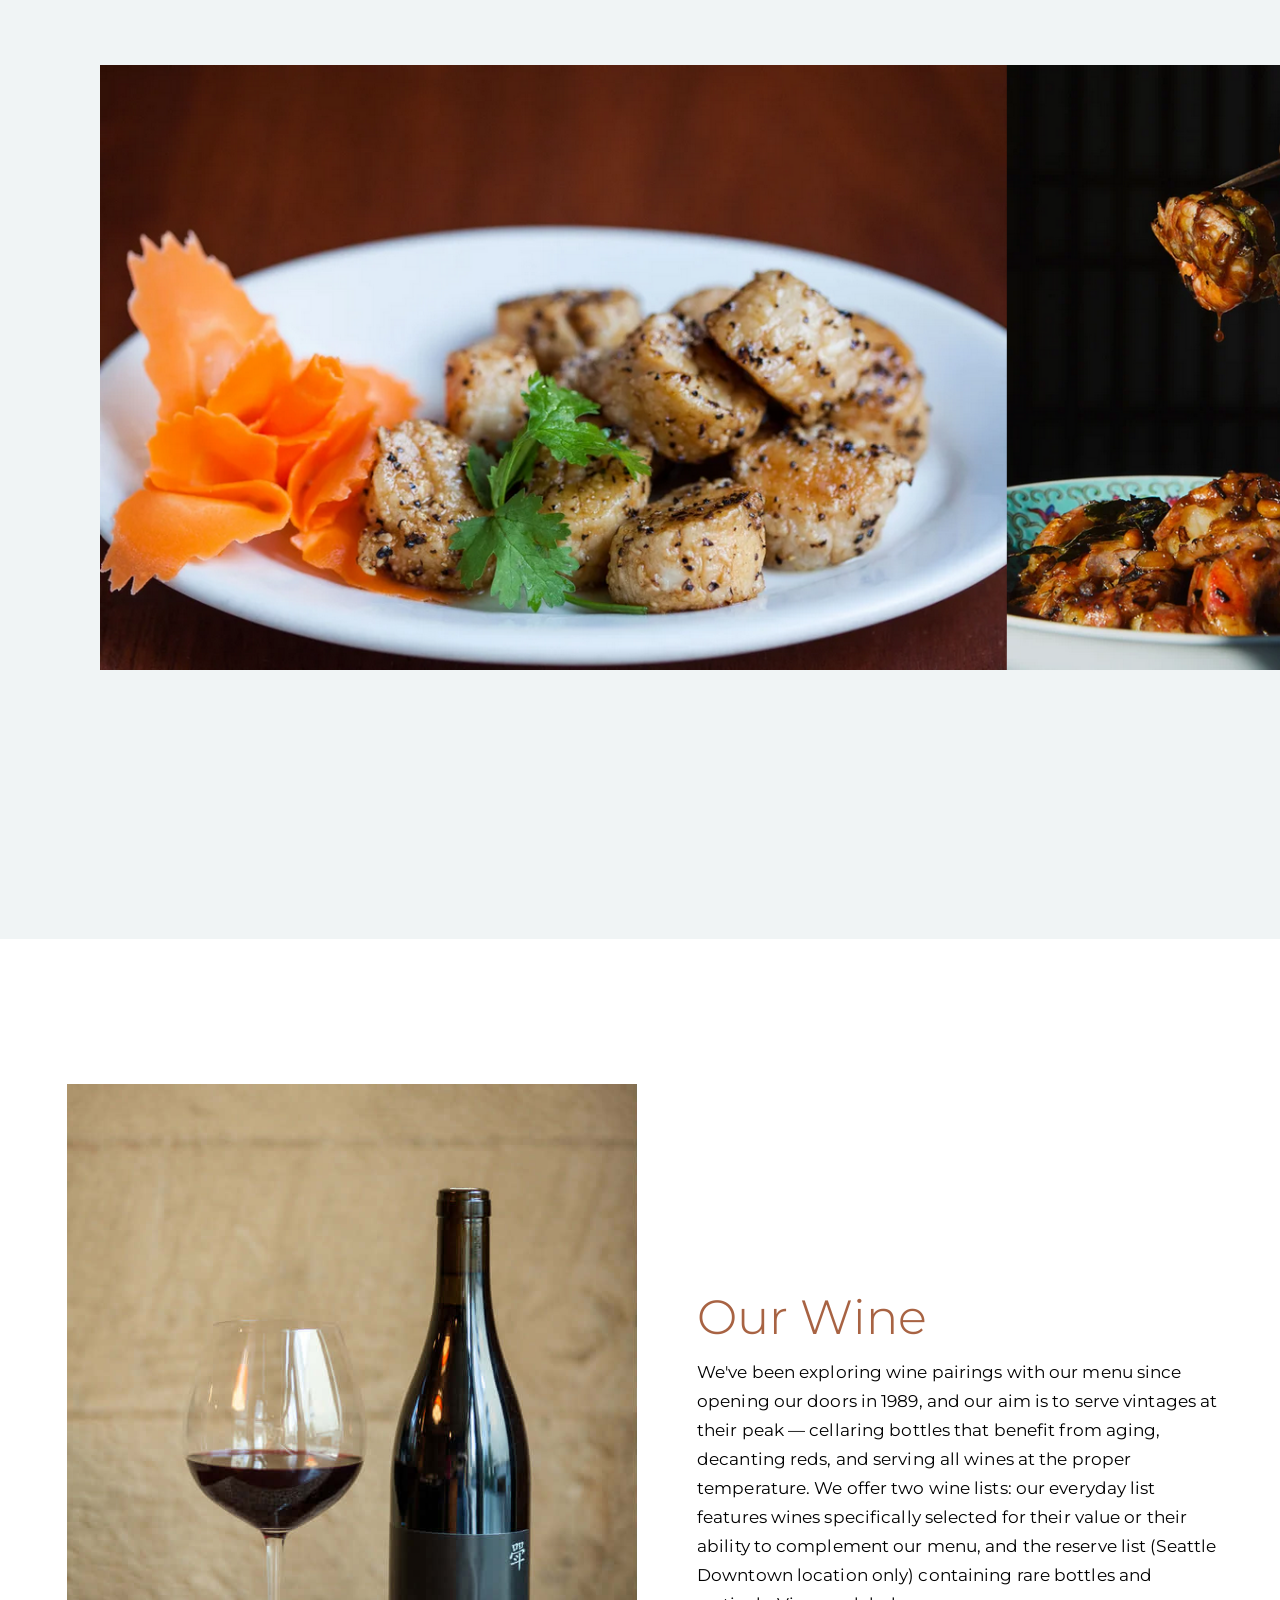
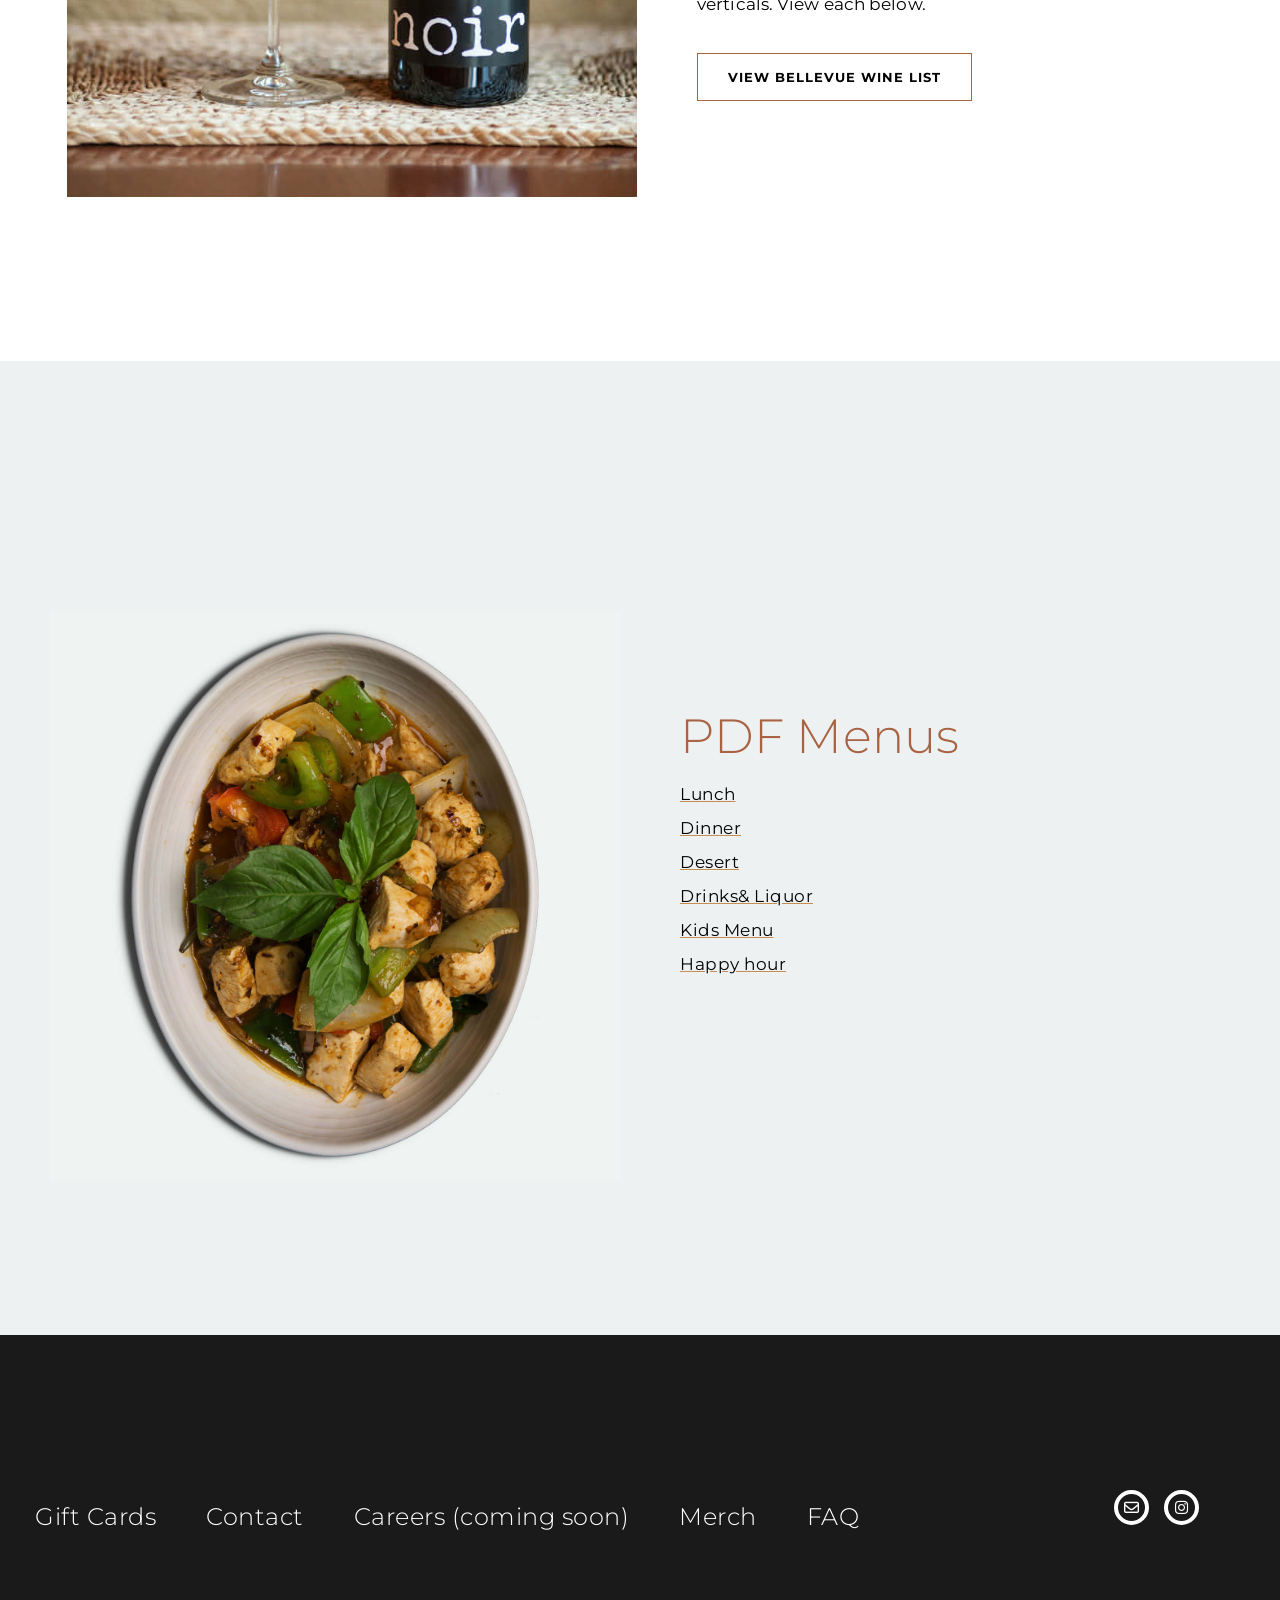
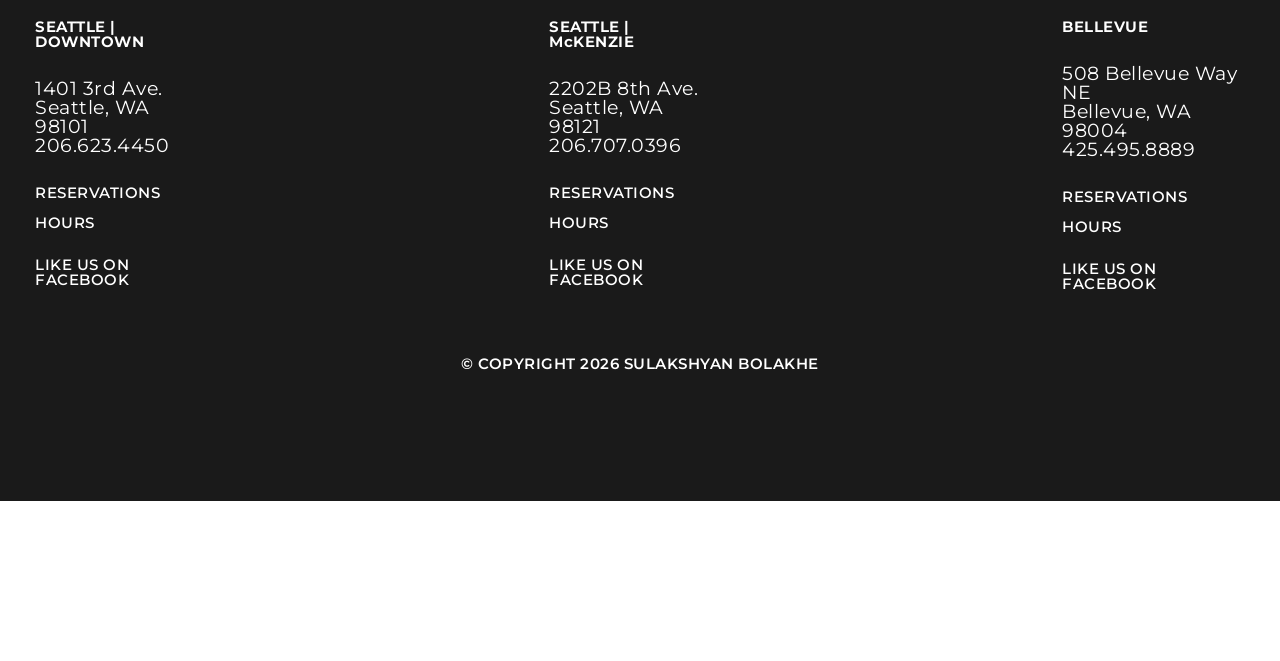
<file: pages/menu/menu-bellevue.html>
<!doctype html>
<html lang="en">
  <head>
    <meta charset="UTF-8" />
    <meta name="viewport" content="width=device-width, initial-scale=1.0" />
    <title>Menus Bellevue — Wild Ginger</title>
    <link rel="stylesheet" href="../../assets/css/menu.css" />
    <link rel="stylesheet" href="../../assets/css/global.css" />
    <link
      rel="stylesheet"
      href="https://cdnjs.cloudflare.com/ajax/libs/font-awesome/6.0.0/css/all.min.css"
    />
    <link rel="preconnect" href="https://fonts.googleapis.com" />
    <link rel="preconnect" href="https://fonts.gstatic.com" crossorigin />
    <link
      href="https://fonts.googleapis.com/css2?family=Montserrat:ital,wght@0,100..900;1,100..900&display=swap"
      rel="stylesheet"
    />
  </head>
  <body>
    <nav class="navbar">
      <div>
        <a href="../../index.html"
          ><img src="../../assets/images/wg_logo.png" alt="logo" class="logo"
        /></a>
      </div>
      <div class="nav-items">
        <a href="#" class="order-btn">Order Online</a>
        <div class="dropdown">
          <span class="drop-link">Reservations</span>
          <div class="dropdown-content">
            <a
              href="../reservation/reservation-downtown.html"
              class="active-location"
              >Downtown</a
            >
            <a href="../reservation/reservation-mckenzie.html">Mckenzie</a>
            <a href="../reservation/resesrvation-bellevue.html">Bellevue</a>
          </div>
        </div>
        <a href="../locations.html" class="nav-btn">Locations</a>
        <div class="dropdown">
          <span class="drop-link">Menus</span>
          <div class="dropdown-content">
            <a href="menu-downtown.html" class="active-location">Downtown</a>
            <a href="menu-mckenzie.html">Mckenzie</a>
            <a href="menu-bellevue.html">Bellevue</a>
          </div>
        </div>
        <a href="../events.html" class="nav-btn">private dining & events</a>
        <div class="dropdown">
          <span class="drop-link">About</span>
          <div class="dropdown-content">
            <a href="../about/story.html" class="active-location">Story</a>
            <a href="../about/blog.html">Blog</a>
          </div>
        </div>
        <div><i class="fa-solid fa-cart-shopping"></i>&nbsp;</div>
      </div>
    </nav>
    <section id="menu-header-section">
      <div class="menu-overlay">
        <div class="menu-heading">
          <h1>
            Bellevue Menu
          </h1>
        </div>
      </div>
    </section>
    <section id="menu-section">
      <div class="menu-description">
        <p>The food at Wild Ginger spans the eastern Pacific Rim from China to Indonesia, and <br>
        Malaysia to Vietnam. Come take a culinary tour of China and Southeast Asia — our staff <br>
        is here to guide and inspire you. Family style service, like in classic Asian restaurants,<br>
        creates an enriching experience where guests share a range of tastes together.</p>
      </div>
    </section>
    <section id="menu-wrapper">
  <div class="menu-container">
    <div class="menu-grid">
      <h2 class="category-title">satays</h2>
      <p class="category-subtitle">with dipping sauce, rice cake and pickled cucumbers</p>
        <div class="menu-types">
          <div class="menu-item">
            <strong>malay chicken ~ 6 skewers (gf)</strong> <span class="price">16</span>
              <p>Marinated in lemongrass, ginger, shallots and spices. Served with a peanut dipping sauce.</p>
          </div>
          <div class="menu-item">
                    <strong>thai mushroom ~ 4 skewers (v) (gf)</strong> <span class="price">17</span>
                    <p>Fresh local shiitake mushrooms are marinated in coriander, garlic and spices. Served with a chili vinegar dipping sauce.</p>
                  </div>
                </div>
                <h2 class="category-title">starters</h2>
                <div class="menu-types">
                  <div class="menu-item">
                    <strong>siam lettuce cups (gf)</strong><span class="price">33</span>
                    <p>Sea bass, jicama, roasted peanuts, Thai basil, lime juice, chili, and tamarind. Served with butter lettuce leaves for wrapping.</p>
                  </div>
                  <div class="menu-item">
                    <strong>chicken potstickers (6)</strong><span class="price">18.5</span>
                    <p>House-made potstickers filled with chicken and mushroom. Served with a black vinegar dipping sauce.</p>
                  </div>
                  <div class="menu-item">
                    <strong>thai spring rolls (3) (v)</strong><span class="price">12</span>
                    <p>3 crispy spring rolls filled with vegetables and mushrooms.</p>
                  </div>
                </div>
                <h2 class="category-title">noodles</h2>
                <div class="menu-types">
                  <div class="menu-item">
                    <strong>mongolian noodles</strong><span class="price">25</span>
                    <p>House-made egg noodles wok-fried in a spicy Mongolian chili sauce, julienne vegetables, mushrooms, crushed peanuts, cucumber noodles. Add flank steak for 9.</p>
                  </div>
                  <div class="menu-item">
                    <strong>chicken pad thai (gf)</strong><span class="price">24</span>
                    <p>A classic Thai noodle dish with chicken, fried tofu, egg, peanuts, chives and thin rice noodles.</p>
                  </div>
                </div>
                <h2 class="category-title">mains</h2>
                <div class="menu-types">
                  <div class="menu-item">
                    <strong>peanut & fresh herbs sea bass (gf)</strong> <span class="price">48</span>
                    <p>Marinated in house-made fish sauce, pan-fried and topped with aromatic Southeast Asian herbs and crushed peanuts.</p>
                  </div>
                  <div class="menu-item">
                    <strong>fragrant duck</strong> <span class="price">26/48</span>
                    <p>Twice cooked fresh duck spiced with Sichuan Peppercorn and spice. Served with steamed bao buns, Sichuan peppercorn salt and sweet plum sauce. A house specialty.</p>
                  </div>
                  <div class="menu-item">
                    <strong>seven flavor beef</strong> <span class="price">30</span>
                    <p>Flank steak fragrant with the seven flavors of lemongrass, peanuts, hoisin, chilies, basil, garlic, and ginger. A Vietnamese specialty.</p>
                  </div>
                  <div class="menu-item">
                    <strong>indonesian beef</strong> <span class="price">34</span>
                    <p>Beef flank is slow cooked with potato in a soy and ginger sauce until tender.</p>
                  </div>
                  <div class="menu-item">
                    <strong>northern style pork</strong> <span class="price">29</span>
                    <p>A classic from the golden triangle. Pork shoulder and belly are slow cooked in an aromatic sauce with hints of mace, cinnamon, cardamom, and pickled garlic. Garnished with peanuts and fried ginger.</p>
                  </div>
                  <div class="menu-item">
                    <strong>black pepper scallops</strong> <span class="price">44</span>
                    <p>Scallops are quickly seared and coated with soy sauce and black pepper. A Hong Kong specialty.</p>
                  </div>
                  <div class="menu-item">
                    <strong>hong kong crispy prawns</strong> <span class="price">32</span>
                    <p>This unique Chinese style dish features succulent prawns that are flash fried with dried oats and garlic.</p>
                  </div>
        <div class="menu-item">
          <strong>thai passion tofu (v)(gf)</strong> <span class="price">22</span>
            <p>Fried tofu, eggplant, soy sauce, kafir lime leaf and basil.</p>
        </div>
      </div>
    </div>
    <div class="menu-grid">
      <h2 class="category-title">wine</h2>
      <p class="category-desc">
        At Wild Ginger we have been exploring wine pairings with our menu since opening our doors in 1989...
      </p>
      <a href="#" class="wine-link">View wine list</a>
    </div>
    <div class="menu-grid">
      <h2 class="category-title">cocktails</h2>
      <div class="menu-types">
        <div class="menu-item">
          <strong>temple of the tooth</strong> <span class="price">19</span>
          <p>curry leaf infused whiskey, aperol, sweet vermouth, peychaud’s bitters</p>
        </div>
        <div class="menu-item">
          <strong>bittersweet martini</strong> <span class="price">16</span>
                      <p>deep eddy ruby red vodka, aperol, st germain, bitters</p>
                    </div>
                    <div class="menu-item">
                      <strong>thai chili margarita</strong> <span class="price">15</span>
                      <p>house infused spicy tequila, lime, fresh squeezed grapefruit juice, lime salt rim</p>
                    </div>
                    <div class="menu-item">
                      <strong>kickin’ mango</strong> <span class="price">16</span>
                      <p>house infused spicy rum, lime, mango</p>
                    </div>
                    <div class="menu-item">
                      <strong>glass gimlet</strong> <span class="price">16</span>
                      <p>local vodka from glass distillery, fresh muddled cucumber, thai basil, fresh squeezed lemonade</p>
                    </div>
                    <div class="menu-item">
                      <strong>cracked coconut martini</strong> <span class="price">16</span>
                      <p>don q cristal rum, lime, pineapple, coconut</p>
                    </div>
                    <div class="menu-item">
                      <strong>green dragon</strong> <span class="price">16</span>
                      <p>stoli citros vodka, thai basil, lemon</p>
                    </div>
                  </div>
                  <h2 class="category-title">sake</h2>
                  <div class="menu-types">
                    <div class="menu-item">
                      <strong>dewazakura omachi “jewel brocade” junmai ginjo</strong> <span class="price">15. (4 oz) $80. (720 ml bottle)</span>
                    </div>
                    <div class="menu-item">
                      <strong>gekkeikan horin ultra premium junmai daiginjo</strong> <span class="price">44. (300ml)</span>
                    </div>
                    <div class="menu-item">
                      <strong>heiwa shuzou nigori futsushu</strong> <span class="price">13. (4 oz) $65. (720 ml bottle)</span>
                    </div>
                    <div class="menu-item">
                      <strong>masumi “mirror of truth” okuden kantsukuri junmai</strong> <span class="price">30. (300ml bottle)</span>
                    </div>
                  </div>
                  <h2 class="category-title">bottles</h2>
                  <div class="menu-types">
                    <div class="menu-item">
                      <strong>stella artois</strong> <span class="price">19</span>
                    </div>
                    <div class="menu-item">
                      <strong>singha</strong> <span class="price">16</span>
                    </div>
                    <div class="menu-item">
                      <strong>tsing tao</strong> <span class="price">15</span>
                    </div>
                    <div class="menu-item">
                      <strong>corona</strong> <span class="price">16</span>
                    </div>
                    <div class="menu-item">
                      <strong>guinness</strong> <span class="price">16</span>
                    </div>
                    <div class="menu-item">
                      <strong>bud light</strong> <span class="price">16</span>
                    </div>
                    <div class="menu-item">
                      <strong>dru bru hefeweizen</strong> <span class="price">16</span>
                    </div>
                    <div class="menu-item">
                      <strong>yonder hard apple cider</strong> <span class="price">16</span>
                    </div>
          <div class="menu-item">
            <strong>sapporo (large)</strong> <span class="price">16</span>
          </div>
        </div>
      </div>
    </div>
  </div>
      </div>
      <div class="menu-image-disp">
        <img src="/assets/images/wgimg.png" alt="//">
      </div>
    </section>
    <section id="wine-wrapper">
      <div class="wine-container">
        <div class="wine-image-container">
          <img src="../../assets/images/noir.jpg" alt="wine" class="wine-image" />
        </div>
        <div class="wine-info-content">
          <h1 class="wine-info-title">Our Wine</h1>
          <p class="wine-info">
            We've been exploring wine pairings with our menu since opening our doors in 1989, and our aim is to serve vintages at their peak — cellaring bottles that benefit from aging, decanting reds, and serving all wines at the proper temperature. We offer two wine lists: our everyday list features wines specifically selected for their value or their ability to complement our menu, and the reserve list (Seattle Downtown location only) containing rare bottles and verticals. View each below.
          </p>
          <div class="wine-button">
            <a href="#" class="wine-btn">View Bellevue Wine list</a>
          </div>
        </div>
      </div>
    </section>
    <section id="menu-info-wrapper">
      <div class="menu-info-container">
        <div class="menu-image-container">
          <img src="../../assets/images/kKYK2prE.jpg" alt="menu-linker" class="menu-image" />
        </div>
        <div class="menu-info-content">
          <h1 class="menu-info-title">PDF Menus</h1>
          <a href="#" class="type-menu">Lunch</a><br />
          <a href="#" class="type-menu">Dinner</a><br />
          <a href="#" class="type-menu">Desert</a><br>
          <a href="#" class="type-menu">Drinks& Liquor</a><br>
          <a href="#" class="type-menu">Kids Menu</a><br>
          <a href="#" class="type-menu">Happy hour</a><br>
        </div>
      </div>
    </section>
    <section id="footer">
      <div class="footer-container">
        <div class="footer-content">
          <div class="footer-link">
            <a href="#">Gift Cards</a>
            <a href="#">Contact</a>
            <p>Careers (coming soon)</p>
            <a href="#">Merch</a>
            <a href="#">FAQ</a>
          </div>
          <div class="social-container">
            <a href="#" class="icon-link email-icon">
              <i class="fa-regular fa-envelope"></i>
            </a>
            <a href="#" class="icon-link instagram-icon">
              <i class="fa-brands fa-instagram"></i>
            </a>
          </div>
        </div>
        <div class="footer-branches">
          <div class="branch-container">
            <div class="branch-link">
              <a href="#">SEATTLE | DOWNTOWN</a>
            </div>
            <div class="branch-info">
              <p>
                1401 3rd Ave. <br />
                Seattle, WA 98101 <br />
                206.623.4450
              </p>
            </div>
            <div class="footer-reservation">
              <a href="../reservation/reservation-downtown.html"
                >RESERVATIONS</a
              >
              <a href="#" class="reservation-link">HOURS</a>
              <a href="#">Like Us on facebook</a>
            </div>
          </div>
          <div class="branch-container">
            <div class="branch-link">
              <a href="#">SEATTLE | McKENZIE</a>
            </div>
            <div class="branch-info">
              <p>
                2202B 8th Ave.<br />
                Seattle, WA 98121<br />
                206.707.0396
              </p>
            </div>
            <div class="footer-reservation">
              <a href="../reservation/reservation-mckenzie.html"
                >RESERVATIONS</a
              >
              <a href="#" class="reservation-link">HOURS</a>
              <a href="#">Like Us on facebook</a>
            </div>
          </div>
          <div class="branch-container">
            <div class="branch-link">
              <a href="#">BELLEVUE</a>
            </div>
            <div class="branch-info">
              <p>
                508 Bellevue Way NE<br />
                Bellevue, WA 98004<br />
                425.495.8889
              </p>
            </div>
            <div class="footer-reservation">
              <a href="../reservation/resesrvation-bellevue.html"
                >RESERVATIONS</a
              >
              <a href="#" class="reservation-link">HOURS</a>
              <a href="#">Like Us on facebook</a>
            </div>
          </div>
        </div>
        <div class="copyright-section">
          <p>© COPYRIGHT 2026 Sulakshyan Bolakhe</p>
        </div>
      </div>
    </section>
    <section class="footer-end">
      <div></div>
    </section>
  </body>
</html>
</file>
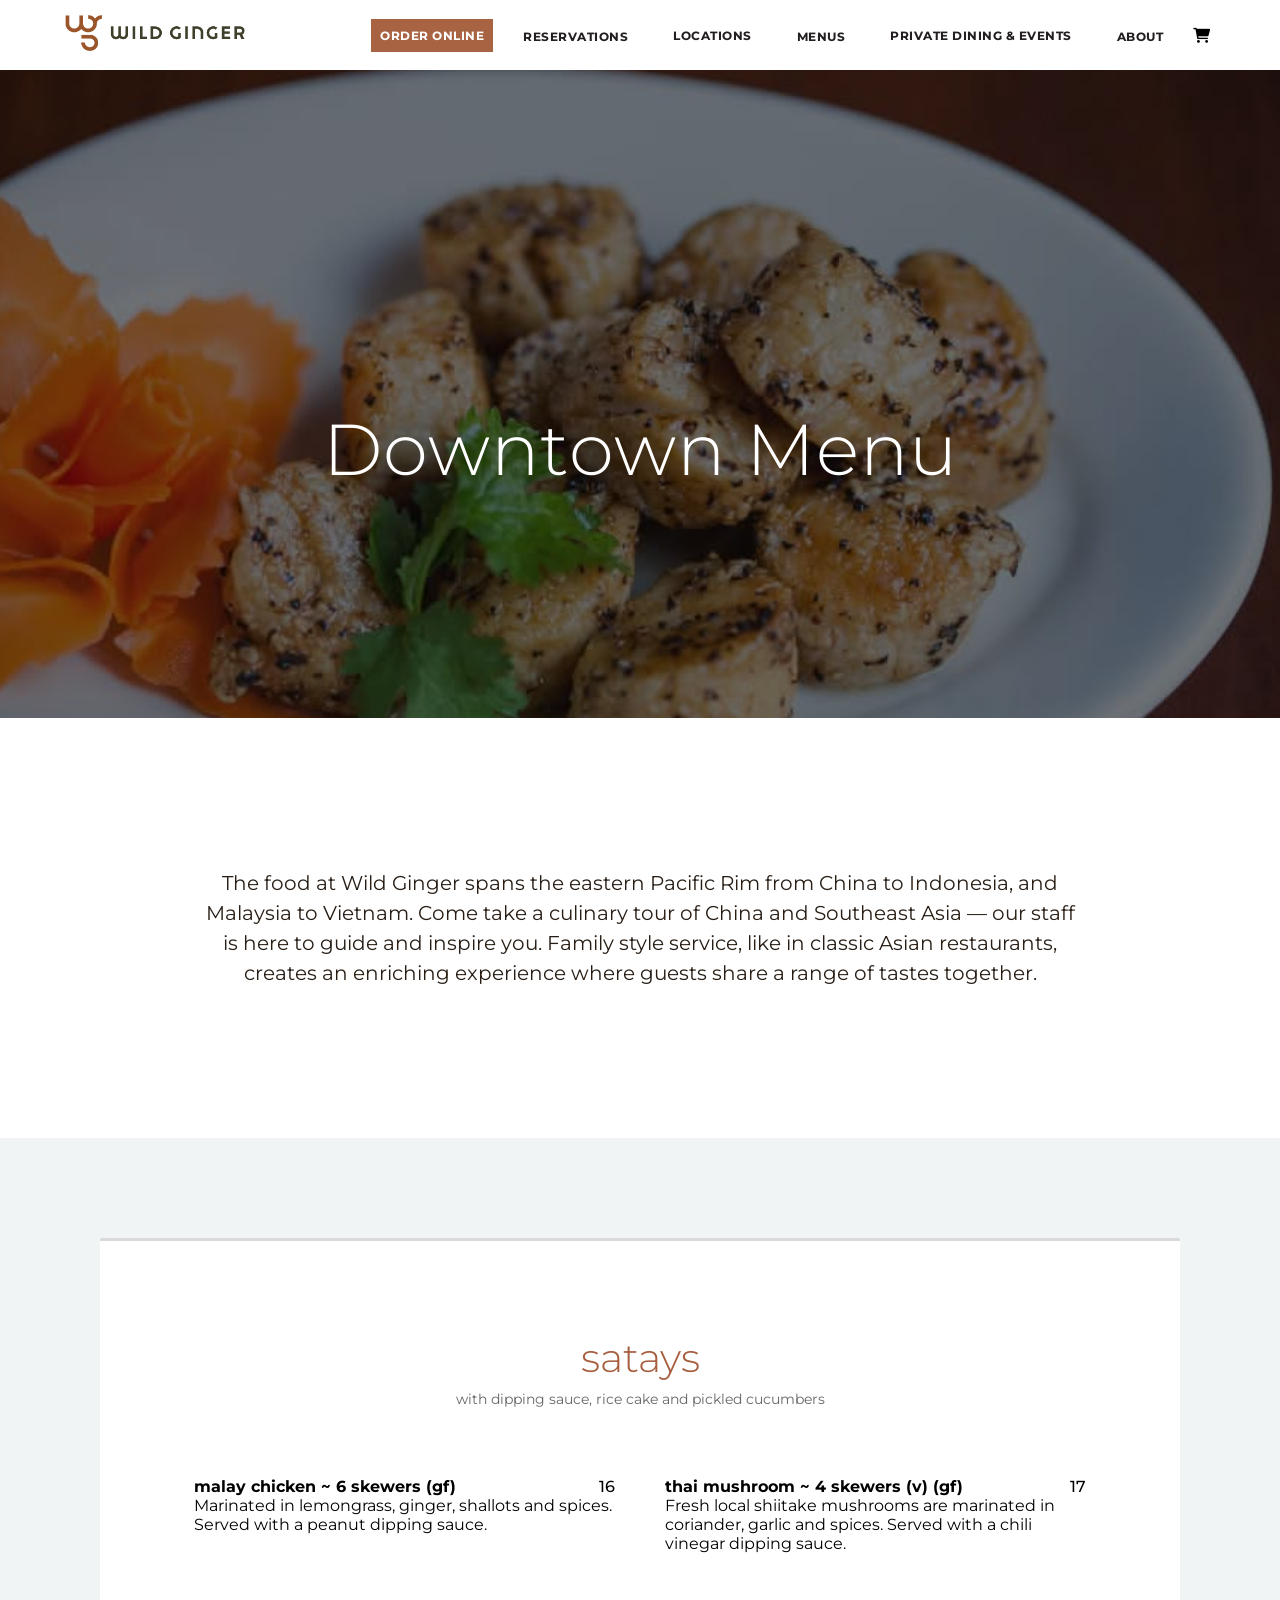
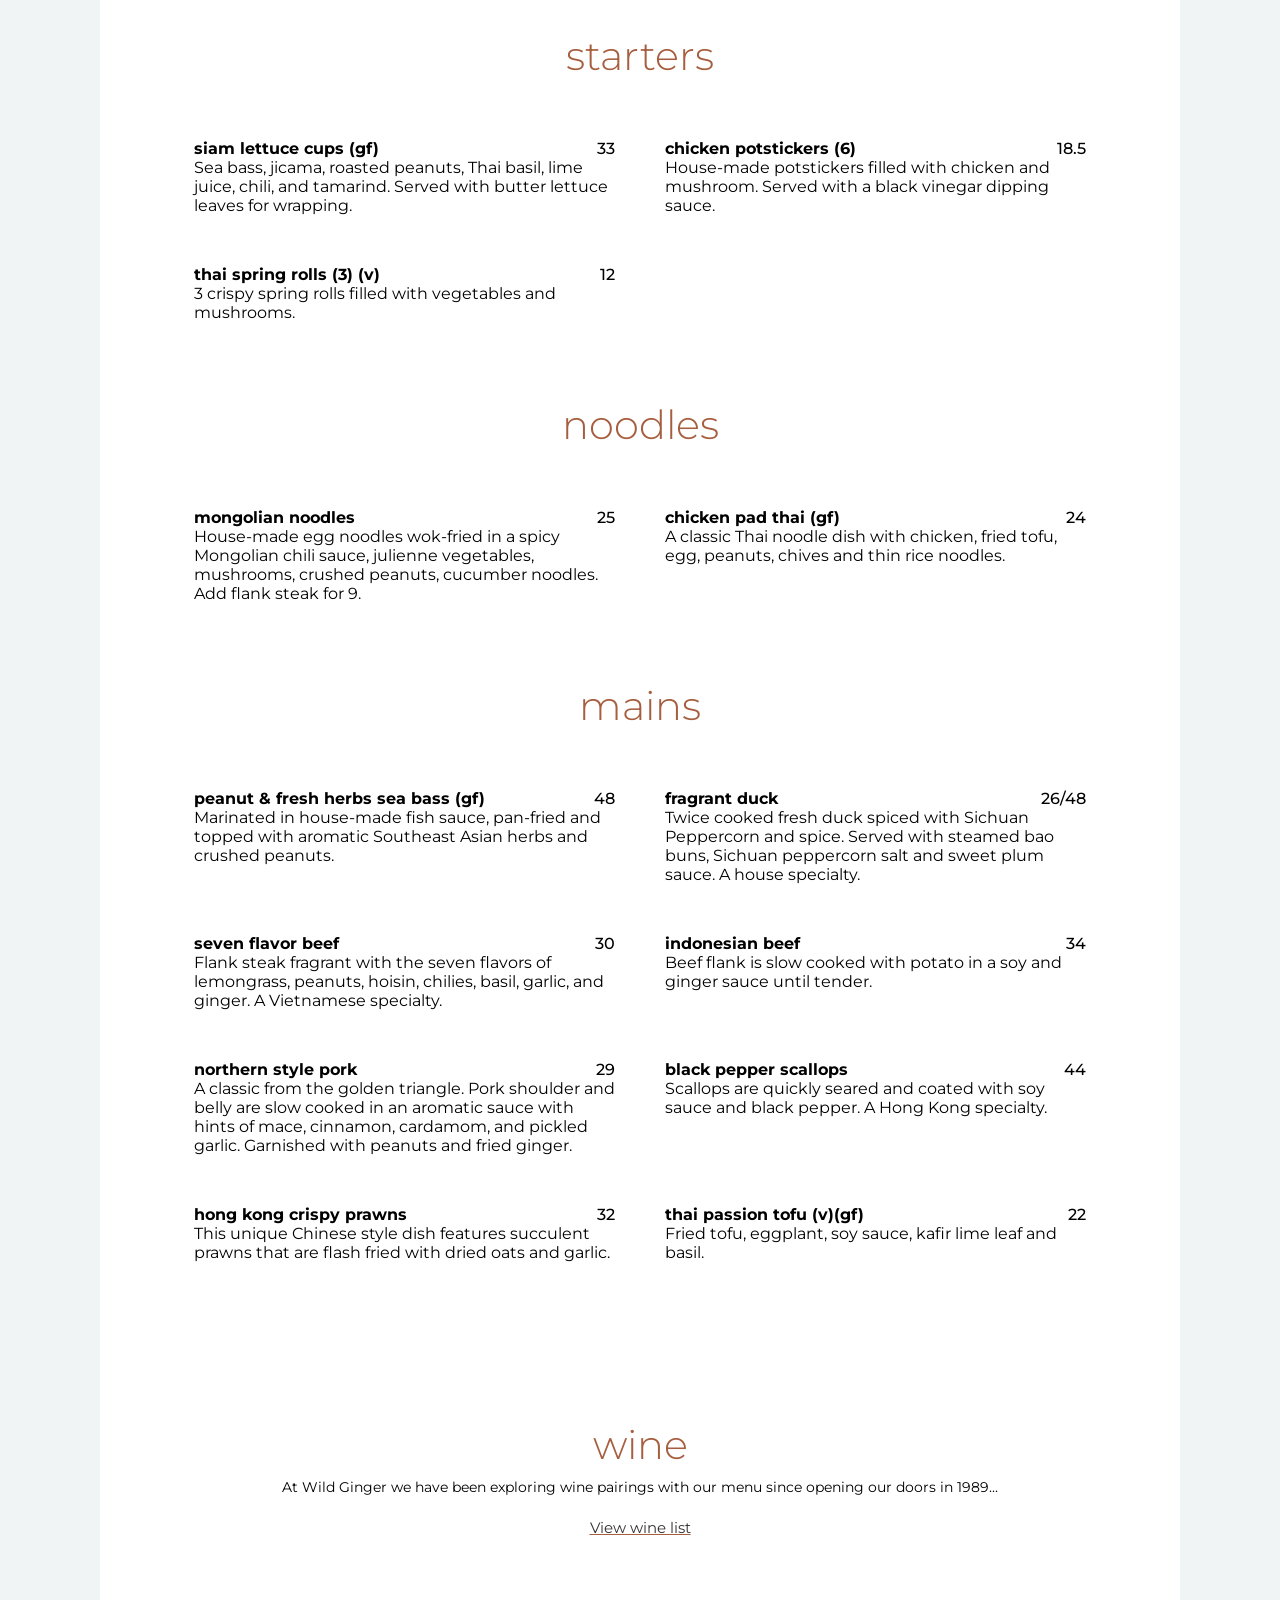
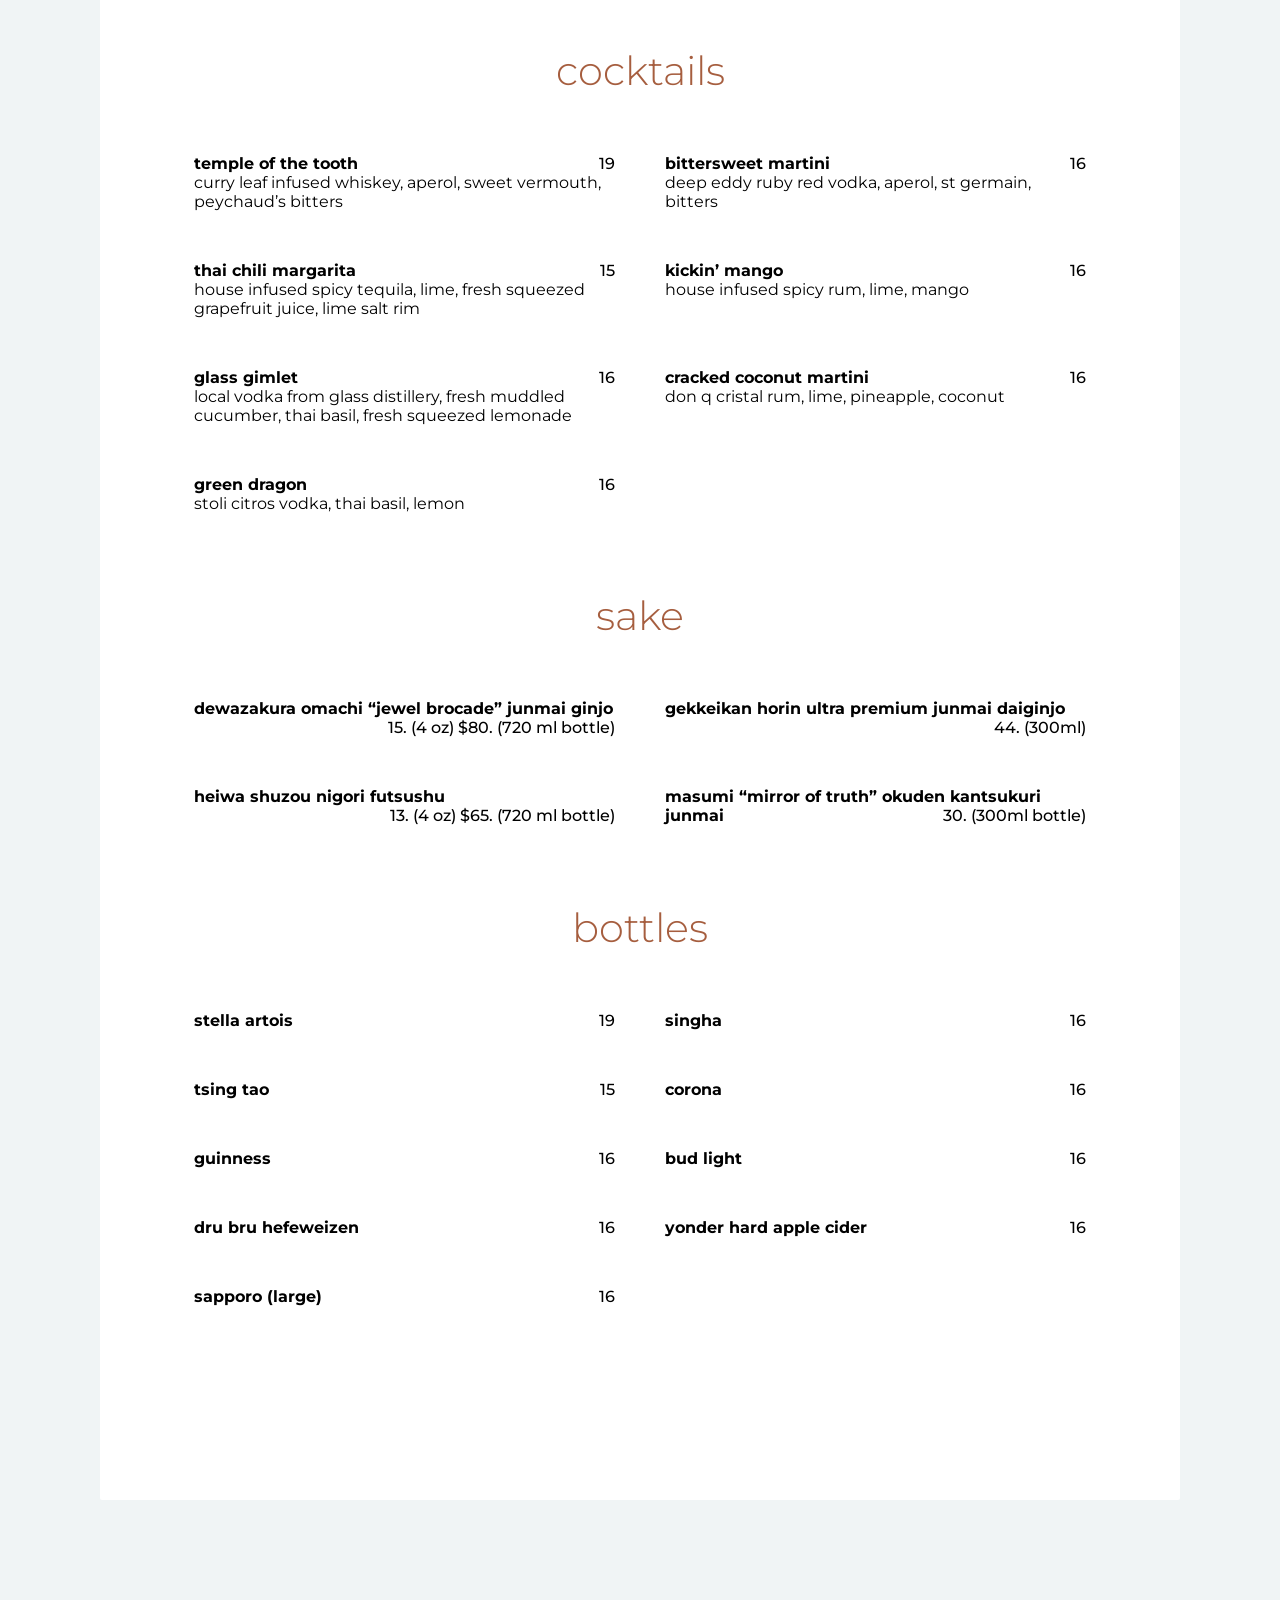
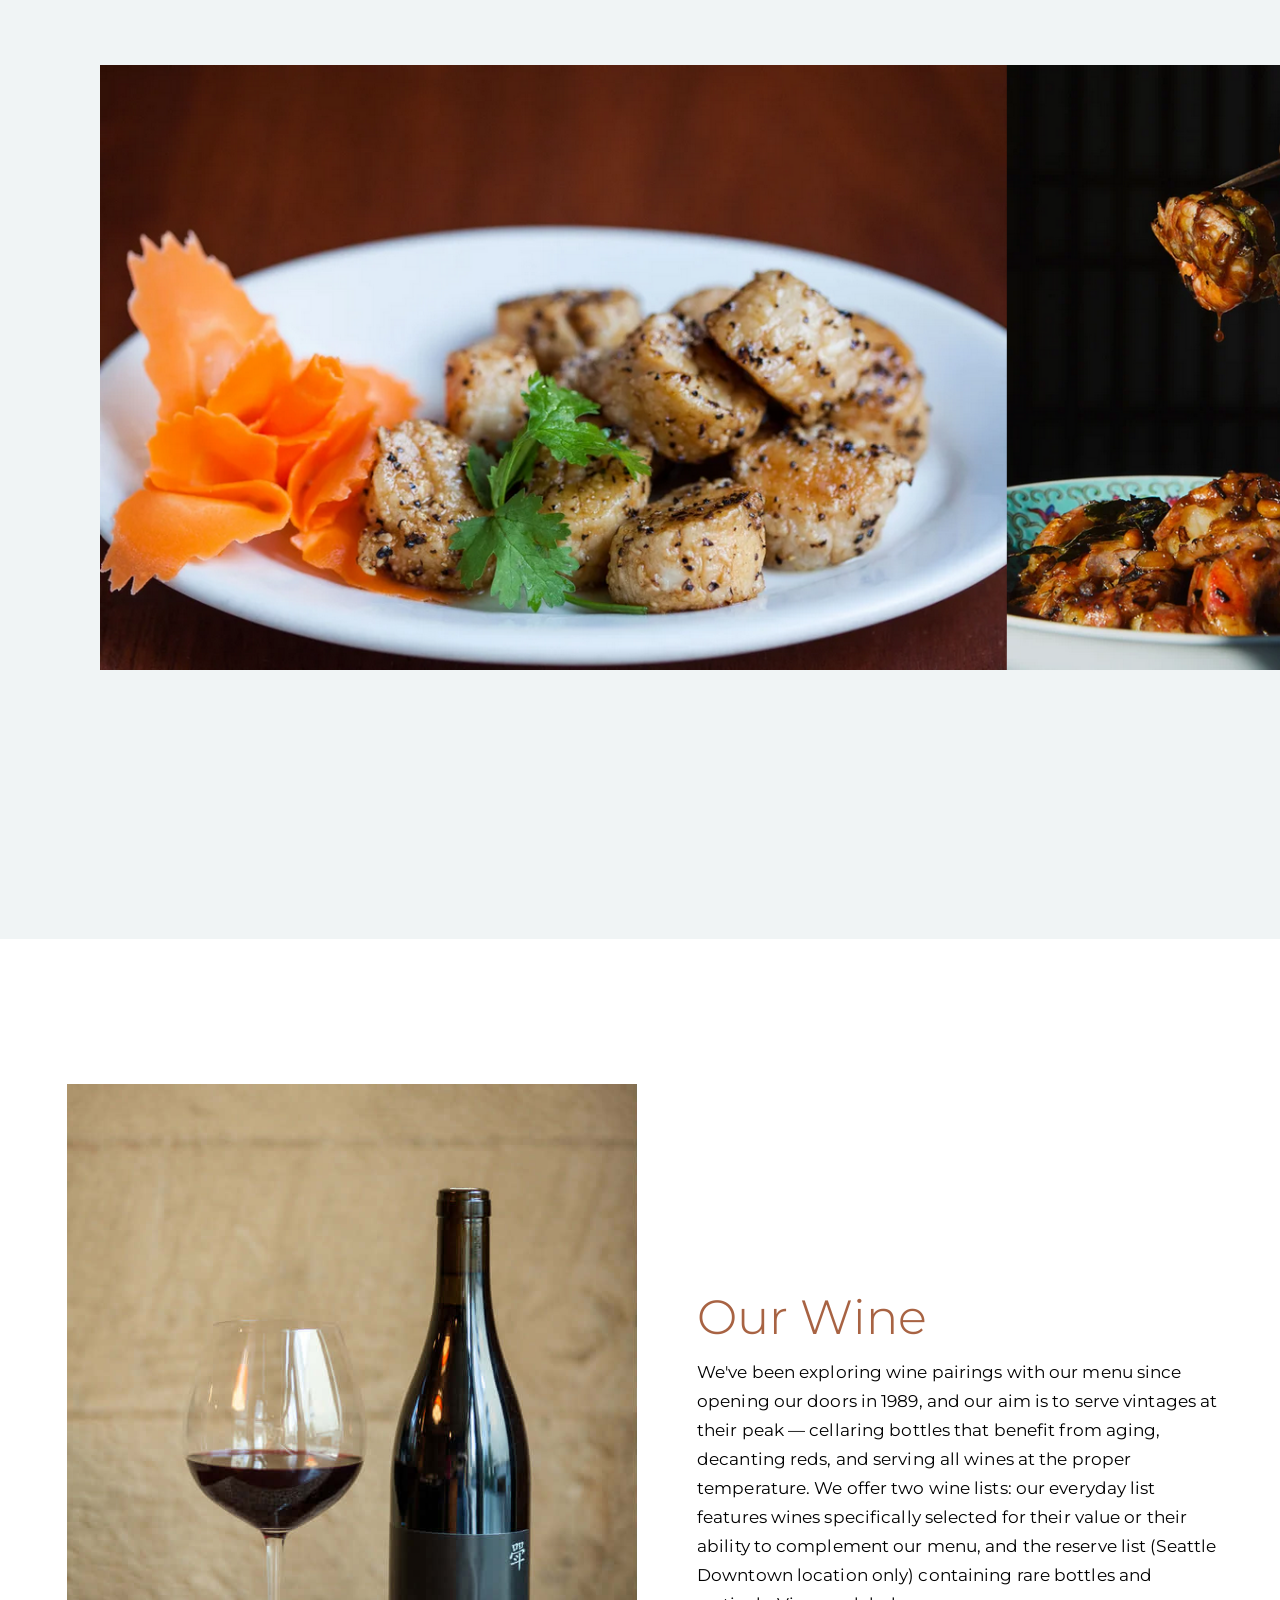
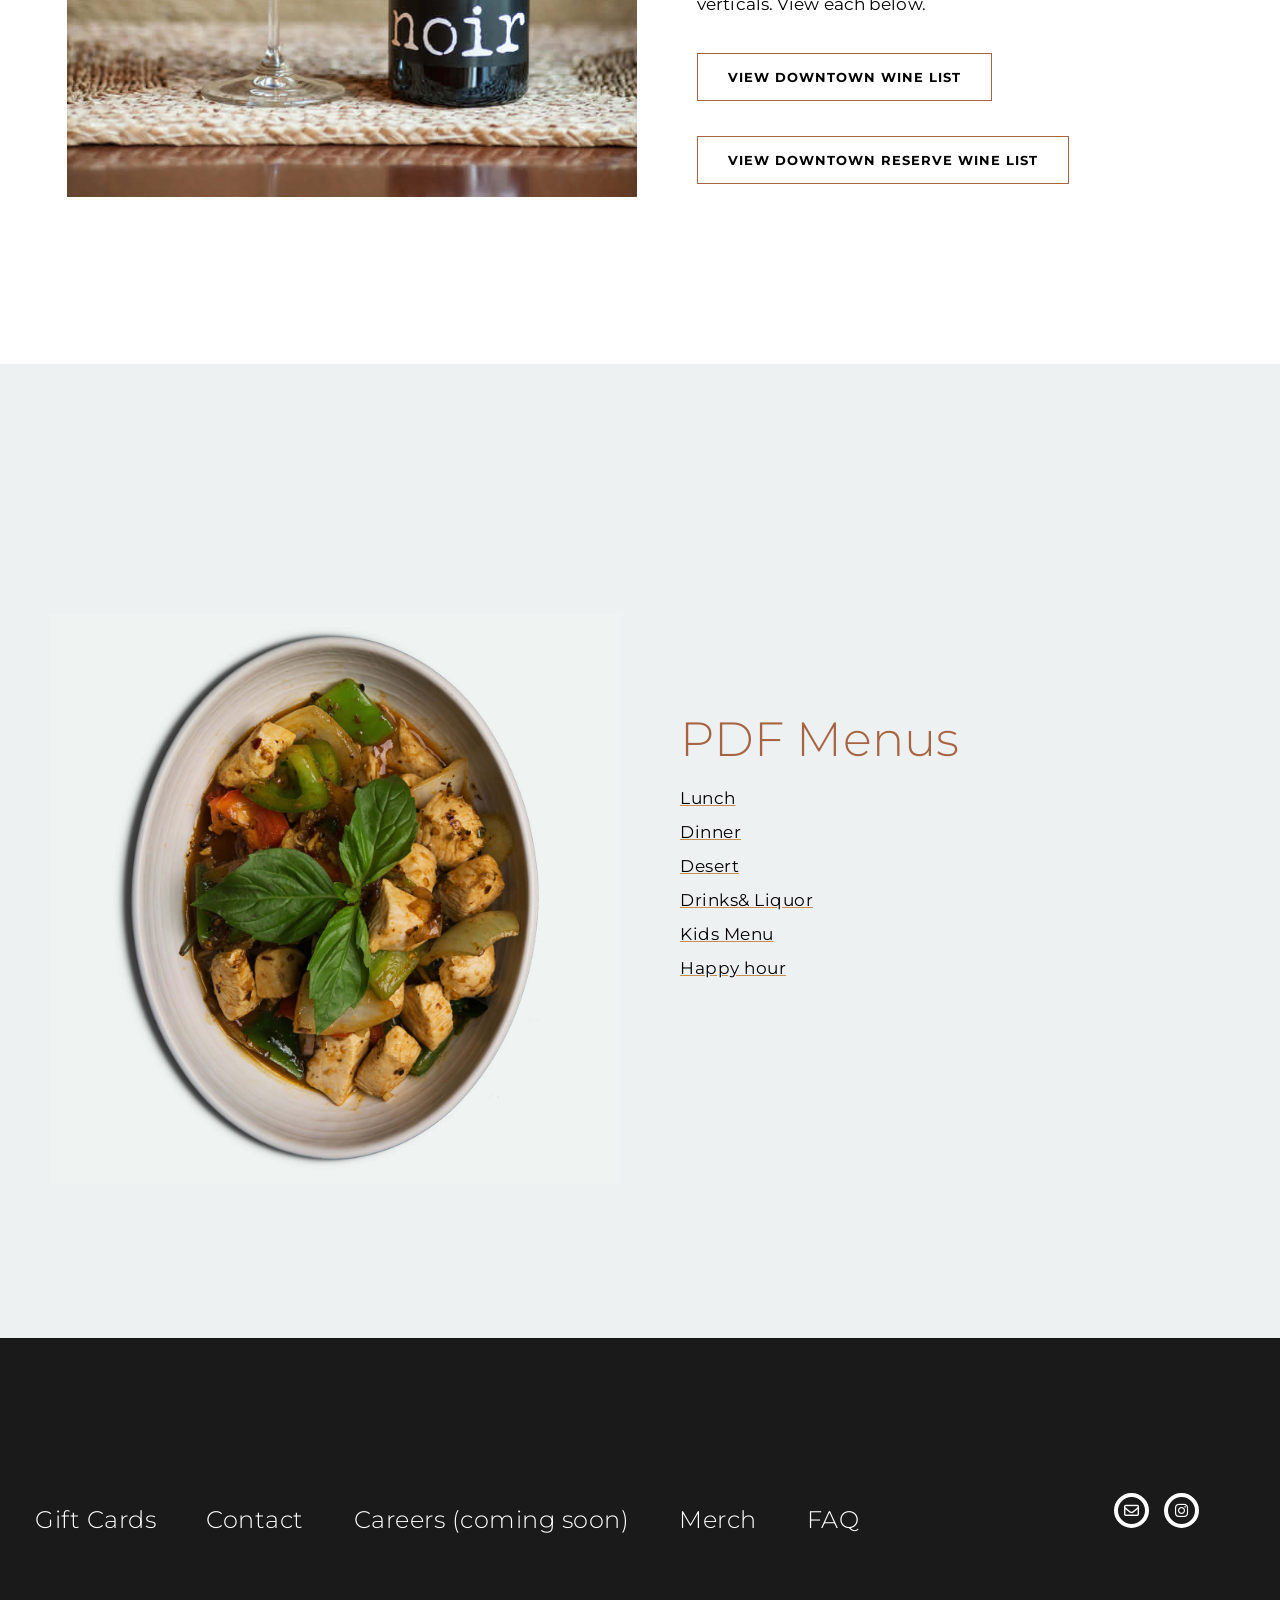
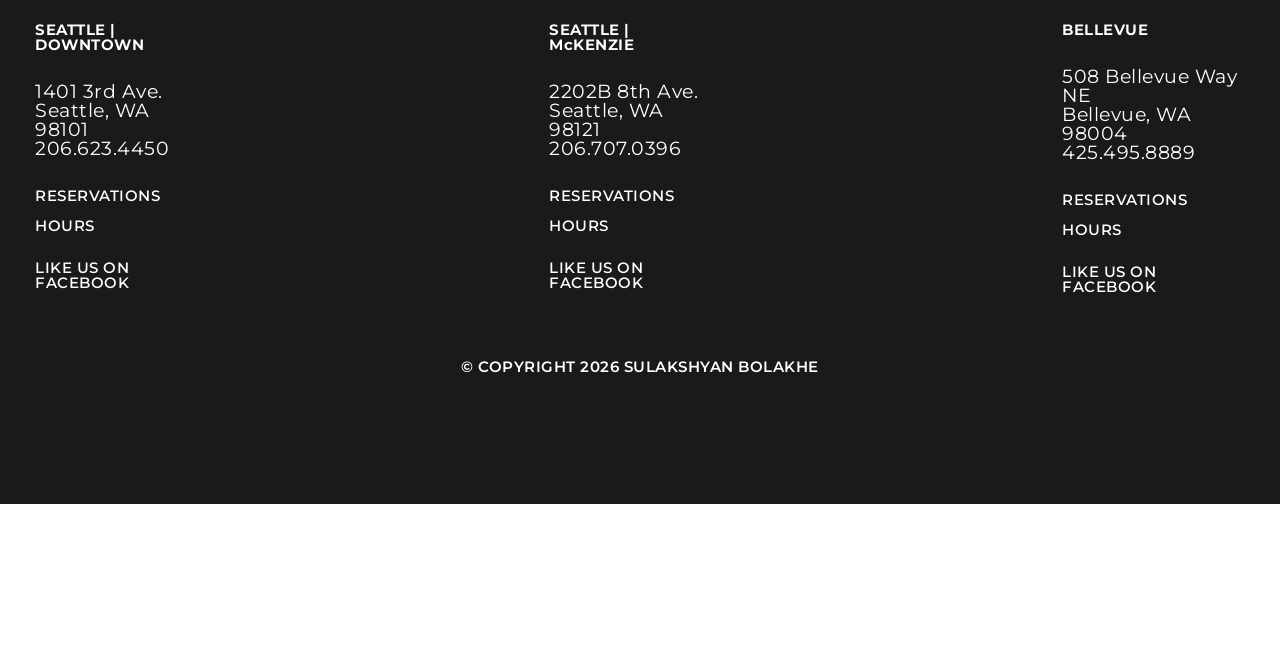
<file: pages/menu/menu-downtown.html>
<!doctype html>
<html lang="en">
  <head>
    <meta charset="UTF-8" />
    <meta name="viewport" content="width=device-width, initial-scale=1.0" />
    <title>Menus Downtown — Wild Ginger</title>
    <link rel="stylesheet" href="../../assets/css/menu.css" />
    <link rel="stylesheet" href="../../assets/css/global.css" />
    <link rel="stylesheet" href="https://cdnjs.cloudflare.com/ajax/libs/font-awesome/6.0.0/css/all.min.css"/>
    <link rel="preconnect" href="https://fonts.googleapis.com" />
    <link rel="preconnect" href="https://fonts.gstatic.com" crossorigin />
    <link href="https://fonts.googleapis.com/css2?family=Montserrat:ital,wght@0,100..900;1,100..900&display=swap" rel="stylesheet"/>
  </head>
  <body>
    <nav class="navbar">
      <div>
        <a href="../../index.html"
          ><img src="../../assets/images/wg_logo.png" alt="logo" class="logo"
        /></a>
      </div>
      <div class="nav-items">
        <a href="#" class="order-btn">Order Online</a>
        <div class="dropdown">
          <span class="drop-link">Reservations</span>
          <div class="dropdown-content">
            <a
              href="../../pages/reservation/reservation-downtown.html"
              class="active-location"
              >Downtown</a
            >
            <a href="../reservation/reservation-mckenzie.html">Mckenzie</a>
            <a href="../reservation/resesrvation-bellevue.html">Bellevue</a>
          </div>
        </div>
        <a href="../locations.html" class="nav-btn">Locations</a>
        <div class="dropdown">
          <span class="drop-link">Menus</span>
          <div class="dropdown-content">
            <a href="menu-downtown.html" class="active-location"
              >Downtown</a
            >
            <a href="menu-mckenzie.html">Mckenzie</a>
            <a href="menu-bellevue.html">Bellevue</a>
          </div>
        </div>
        <a href="../events.html" class="nav-btn">private dining & events</a>
        <div class="dropdown">
          <span class="drop-link">About</span>
          <div class="dropdown-content">
            <a href="../about/story.html" class="active-location">Story</a>
            <a href="../about/blog.html">Blog</a>
          </div>
        </div>
        <div><i class="fa-solid fa-cart-shopping"></i>&nbsp;</div>
      </div>
    </nav>
    <section id="menu-header-section">
      <div class="menu-overlay">
        <div class="menu-heading">
          <h1>
            Downtown Menu
          </h1>
        </div>
      </div>
    </section>
    <section id="menu-section">
      <div class="menu-description">
        <p>The food at Wild Ginger spans the eastern Pacific Rim from China to Indonesia, and <br>
        Malaysia to Vietnam. Come take a culinary tour of China and Southeast Asia — our staff <br>
        is here to guide and inspire you. Family style service, like in classic Asian restaurants,<br>
        creates an enriching experience where guests share a range of tastes together.</p>
      </div>
    </section>
    <section id="menu-wrapper">
  <div class="menu-container">
    <div class="menu-grid">
      <h2 class="category-title">satays</h2>
      <p class="category-subtitle">with dipping sauce, rice cake and pickled cucumbers</p>
        <div class="menu-types">
          <div class="menu-item">
            <strong>malay chicken ~ 6 skewers (gf)</strong> <span class="price">16</span>
              <p>Marinated in lemongrass, ginger, shallots and spices. Served with a peanut dipping sauce.</p>
          </div>
          <div class="menu-item">
                    <strong>thai mushroom ~ 4 skewers (v) (gf)</strong> <span class="price">17</span>
                    <p>Fresh local shiitake mushrooms are marinated in coriander, garlic and spices. Served with a chili vinegar dipping sauce.</p>
                  </div>
                </div>
                <h2 class="category-title">starters</h2>
                <div class="menu-types">
                  <div class="menu-item">
                    <strong>siam lettuce cups (gf)</strong><span class="price">33</span>
                    <p>Sea bass, jicama, roasted peanuts, Thai basil, lime juice, chili, and tamarind. Served with butter lettuce leaves for wrapping.</p>
                  </div>
                  <div class="menu-item">
                    <strong>chicken potstickers (6)</strong><span class="price">18.5</span>
                    <p>House-made potstickers filled with chicken and mushroom. Served with a black vinegar dipping sauce.</p>
                  </div>
                  <div class="menu-item">
                    <strong>thai spring rolls (3) (v)</strong><span class="price">12</span>
                    <p>3 crispy spring rolls filled with vegetables and mushrooms.</p>
                  </div>
                </div>
                <h2 class="category-title">noodles</h2>
                <div class="menu-types">
                  <div class="menu-item">
                    <strong>mongolian noodles</strong><span class="price">25</span>
                    <p>House-made egg noodles wok-fried in a spicy Mongolian chili sauce, julienne vegetables, mushrooms, crushed peanuts, cucumber noodles. Add flank steak for 9.</p>
                  </div>
                  <div class="menu-item">
                    <strong>chicken pad thai (gf)</strong><span class="price">24</span>
                    <p>A classic Thai noodle dish with chicken, fried tofu, egg, peanuts, chives and thin rice noodles.</p>
                  </div>
                </div>
                <h2 class="category-title">mains</h2>
                <div class="menu-types">
                  <div class="menu-item">
                    <strong>peanut & fresh herbs sea bass (gf)</strong> <span class="price">48</span>
                    <p>Marinated in house-made fish sauce, pan-fried and topped with aromatic Southeast Asian herbs and crushed peanuts.</p>
                  </div>
                  <div class="menu-item">
                    <strong>fragrant duck</strong> <span class="price">26/48</span>
                    <p>Twice cooked fresh duck spiced with Sichuan Peppercorn and spice. Served with steamed bao buns, Sichuan peppercorn salt and sweet plum sauce. A house specialty.</p>
                  </div>
                  <div class="menu-item">
                    <strong>seven flavor beef</strong> <span class="price">30</span>
                    <p>Flank steak fragrant with the seven flavors of lemongrass, peanuts, hoisin, chilies, basil, garlic, and ginger. A Vietnamese specialty.</p>
                  </div>
                  <div class="menu-item">
                    <strong>indonesian beef</strong> <span class="price">34</span>
                    <p>Beef flank is slow cooked with potato in a soy and ginger sauce until tender.</p>
                  </div>
                  <div class="menu-item">
                    <strong>northern style pork</strong> <span class="price">29</span>
                    <p>A classic from the golden triangle. Pork shoulder and belly are slow cooked in an aromatic sauce with hints of mace, cinnamon, cardamom, and pickled garlic. Garnished with peanuts and fried ginger.</p>
                  </div>
                  <div class="menu-item">
                    <strong>black pepper scallops</strong> <span class="price">44</span>
                    <p>Scallops are quickly seared and coated with soy sauce and black pepper. A Hong Kong specialty.</p>
                  </div>
                  <div class="menu-item">
                    <strong>hong kong crispy prawns</strong> <span class="price">32</span>
                    <p>This unique Chinese style dish features succulent prawns that are flash fried with dried oats and garlic.</p>
                  </div>
        <div class="menu-item">
          <strong>thai passion tofu (v)(gf)</strong> <span class="price">22</span>
            <p>Fried tofu, eggplant, soy sauce, kafir lime leaf and basil.</p>
        </div>
      </div>
    </div>
    <div class="menu-grid">
      <h2 class="category-title">wine</h2>
      <p class="category-desc">
        At Wild Ginger we have been exploring wine pairings with our menu since opening our doors in 1989...
      </p>
      <a href="#" class="wine-link">View wine list</a>
    </div>
    <div class="menu-grid">
      <h2 class="category-title">cocktails</h2>
      <div class="menu-types">
        <div class="menu-item">
          <strong>temple of the tooth</strong> <span class="price">19</span>
          <p>curry leaf infused whiskey, aperol, sweet vermouth, peychaud’s bitters</p>
        </div>
        <div class="menu-item">
          <strong>bittersweet martini</strong> <span class="price">16</span>
                      <p>deep eddy ruby red vodka, aperol, st germain, bitters</p>
                    </div>
                    <div class="menu-item">
                      <strong>thai chili margarita</strong> <span class="price">15</span>
                      <p>house infused spicy tequila, lime, fresh squeezed grapefruit juice, lime salt rim</p>
                    </div>
                    <div class="menu-item">
                      <strong>kickin’ mango</strong> <span class="price">16</span>
                      <p>house infused spicy rum, lime, mango</p>
                    </div>
                    <div class="menu-item">
                      <strong>glass gimlet</strong> <span class="price">16</span>
                      <p>local vodka from glass distillery, fresh muddled cucumber, thai basil, fresh squeezed lemonade</p>
                    </div>
                    <div class="menu-item">
                      <strong>cracked coconut martini</strong> <span class="price">16</span>
                      <p>don q cristal rum, lime, pineapple, coconut</p>
                    </div>
                    <div class="menu-item">
                      <strong>green dragon</strong> <span class="price">16</span>
                      <p>stoli citros vodka, thai basil, lemon</p>
                    </div>
                  </div>
                  <h2 class="category-title">sake</h2>
                  <div class="menu-types">
                    <div class="menu-item">
                      <strong>dewazakura omachi “jewel brocade” junmai ginjo</strong> <span class="price">15. (4 oz) $80. (720 ml bottle)</span>
                    </div>
                    <div class="menu-item">
                      <strong>gekkeikan horin ultra premium junmai daiginjo</strong> <span class="price">44. (300ml)</span>
                    </div>
                    <div class="menu-item">
                      <strong>heiwa shuzou nigori futsushu</strong> <span class="price">13. (4 oz) $65. (720 ml bottle)</span>
                    </div>
                    <div class="menu-item">
                      <strong>masumi “mirror of truth” okuden kantsukuri junmai</strong> <span class="price">30. (300ml bottle)</span>
                    </div>
                  </div>
                  <h2 class="category-title">bottles</h2>
                  <div class="menu-types">
                    <div class="menu-item">
                      <strong>stella artois</strong> <span class="price">19</span>
                    </div>
                    <div class="menu-item">
                      <strong>singha</strong> <span class="price">16</span>
                    </div>
                    <div class="menu-item">
                      <strong>tsing tao</strong> <span class="price">15</span>
                    </div>
                    <div class="menu-item">
                      <strong>corona</strong> <span class="price">16</span>
                    </div>
                    <div class="menu-item">
                      <strong>guinness</strong> <span class="price">16</span>
                    </div>
                    <div class="menu-item">
                      <strong>bud light</strong> <span class="price">16</span>
                    </div>
                    <div class="menu-item">
                      <strong>dru bru hefeweizen</strong> <span class="price">16</span>
                    </div>
                    <div class="menu-item">
                      <strong>yonder hard apple cider</strong> <span class="price">16</span>
                    </div>
          <div class="menu-item">
            <strong>sapporo (large)</strong> <span class="price">16</span>
          </div>
        </div>
      </div>
    </div>
  </div>
      </div>
      <div class="menu-image-disp">
        <img src="/assets/images/wgimg.png" alt="//">
      </div>
    </section>
    <section id="wine-wrapper">
      <div class="wine-container">
        <div class="wine-image-container">
          <img src="../../assets/images/noir.jpg" alt="wine" class="wine-image" />
        </div>
        <div class="wine-info-content">
          <h1 class="wine-info-title">Our Wine</h1>
          <p class="wine-info">
            We've been exploring wine pairings with our menu since opening our doors in 1989, and our aim is to serve vintages at their peak — cellaring bottles that benefit from aging, decanting reds, and serving all wines at the proper temperature. We offer two wine lists: our everyday list features wines specifically selected for their value or their ability to complement our menu, and the reserve list (Seattle Downtown location only) containing rare bottles and verticals. View each below.
          </p>
          <div class="wine-button">
            <a href="#" class="wine-btn">View downtown wine list</a>
          </div>
          <div class="wine-button">
            <a href="#" class="wine-btn">view downtown reserve wine list</a>
          </div>
        </div>
      </div>
    </section>
    <section id="menu-info-wrapper">
      <div class="menu-info-container">
        <div class="menu-image-container">
          <img src="../../assets/images/kKYK2prE.jpg" alt="menu-linker" class="menu-image" />
        </div>
        <div class="menu-info-content">
          <h1 class="menu-info-title">PDF Menus</h1>
          <a href="#" class="type-menu">Lunch</a><br />
          <a href="#" class="type-menu">Dinner</a><br />
          <a href="#" class="type-menu">Desert</a><br>
          <a href="#" class="type-menu">Drinks& Liquor</a><br>
          <a href="#" class="type-menu">Kids Menu</a><br>
          <a href="#" class="type-menu">Happy hour</a><br>
        </div>
      </div>
    </section>
    <section id="footer">
      <div class="footer-container">
        <div class="footer-content">
          <div class="footer-link">
            <a href="#">Gift Cards</a>
            <a href="#">Contact</a>
            <p>Careers (coming soon)</p>
            <a href="#">Merch</a>
            <a href="#">FAQ</a>
          </div>
          <div class="social-container">
            <a href="#" class="icon-link email-icon">
              <i class="fa-regular fa-envelope"></i>
            </a>
            <a href="#" class="icon-link instagram-icon">
              <i class="fa-brands fa-instagram"></i>
            </a>
          </div>
        </div>
        <div class="footer-branches">
          <div class="branch-container">
            <div class="branch-link">
              <a href="#">SEATTLE | DOWNTOWN</a>
            </div>
            <div class="branch-info">
              <p>
                1401 3rd Ave. <br />
                Seattle, WA 98101 <br />
                206.623.4450
              </p>
            </div>
            <div class="footer-reservation">
              <a href="../reservation/reservation-downtown.html"
                >RESERVATIONS</a
              >
              <a href="#" class="reservation-link">HOURS</a>
              <a href="#">Like Us on facebook</a>
            </div>
          </div>
          <div class="branch-container">
            <div class="branch-link">
              <a href="#">SEATTLE | McKENZIE</a>
            </div>
            <div class="branch-info">
              <p>
                2202B 8th Ave.<br />
                Seattle, WA 98121<br />
                206.707.0396
              </p>
            </div>
            <div class="footer-reservation">
              <a href="../reservation/reservation-mckenzie.html"
                >RESERVATIONS</a
              >
              <a href="#" class="reservation-link">HOURS</a>
              <a href="#">Like Us on facebook</a>
            </div>
          </div>
          <div class="branch-container">
            <div class="branch-link">
              <a href="#">BELLEVUE</a>
            </div>
            <div class="branch-info">
              <p>
                508 Bellevue Way NE<br />
                Bellevue, WA 98004<br />
                425.495.8889
              </p>
            </div>
            <div class="footer-reservation">
              <a href="../reservation/resesrvation-bellevue.html"
                >RESERVATIONS</a
              >
              <a href="#" class="reservation-link">HOURS</a>
              <a href="#">Like Us on facebook</a>
            </div>
          </div>
        </div>
        <div class="copyright-section">
          <p>© COPYRIGHT 2026 Sulakshyan Bolakhe</p>
        </div>
      </div>
    </section>
    <section class="footer-end">
      <div></div>
    </section>
  </body>
</html>
</file>
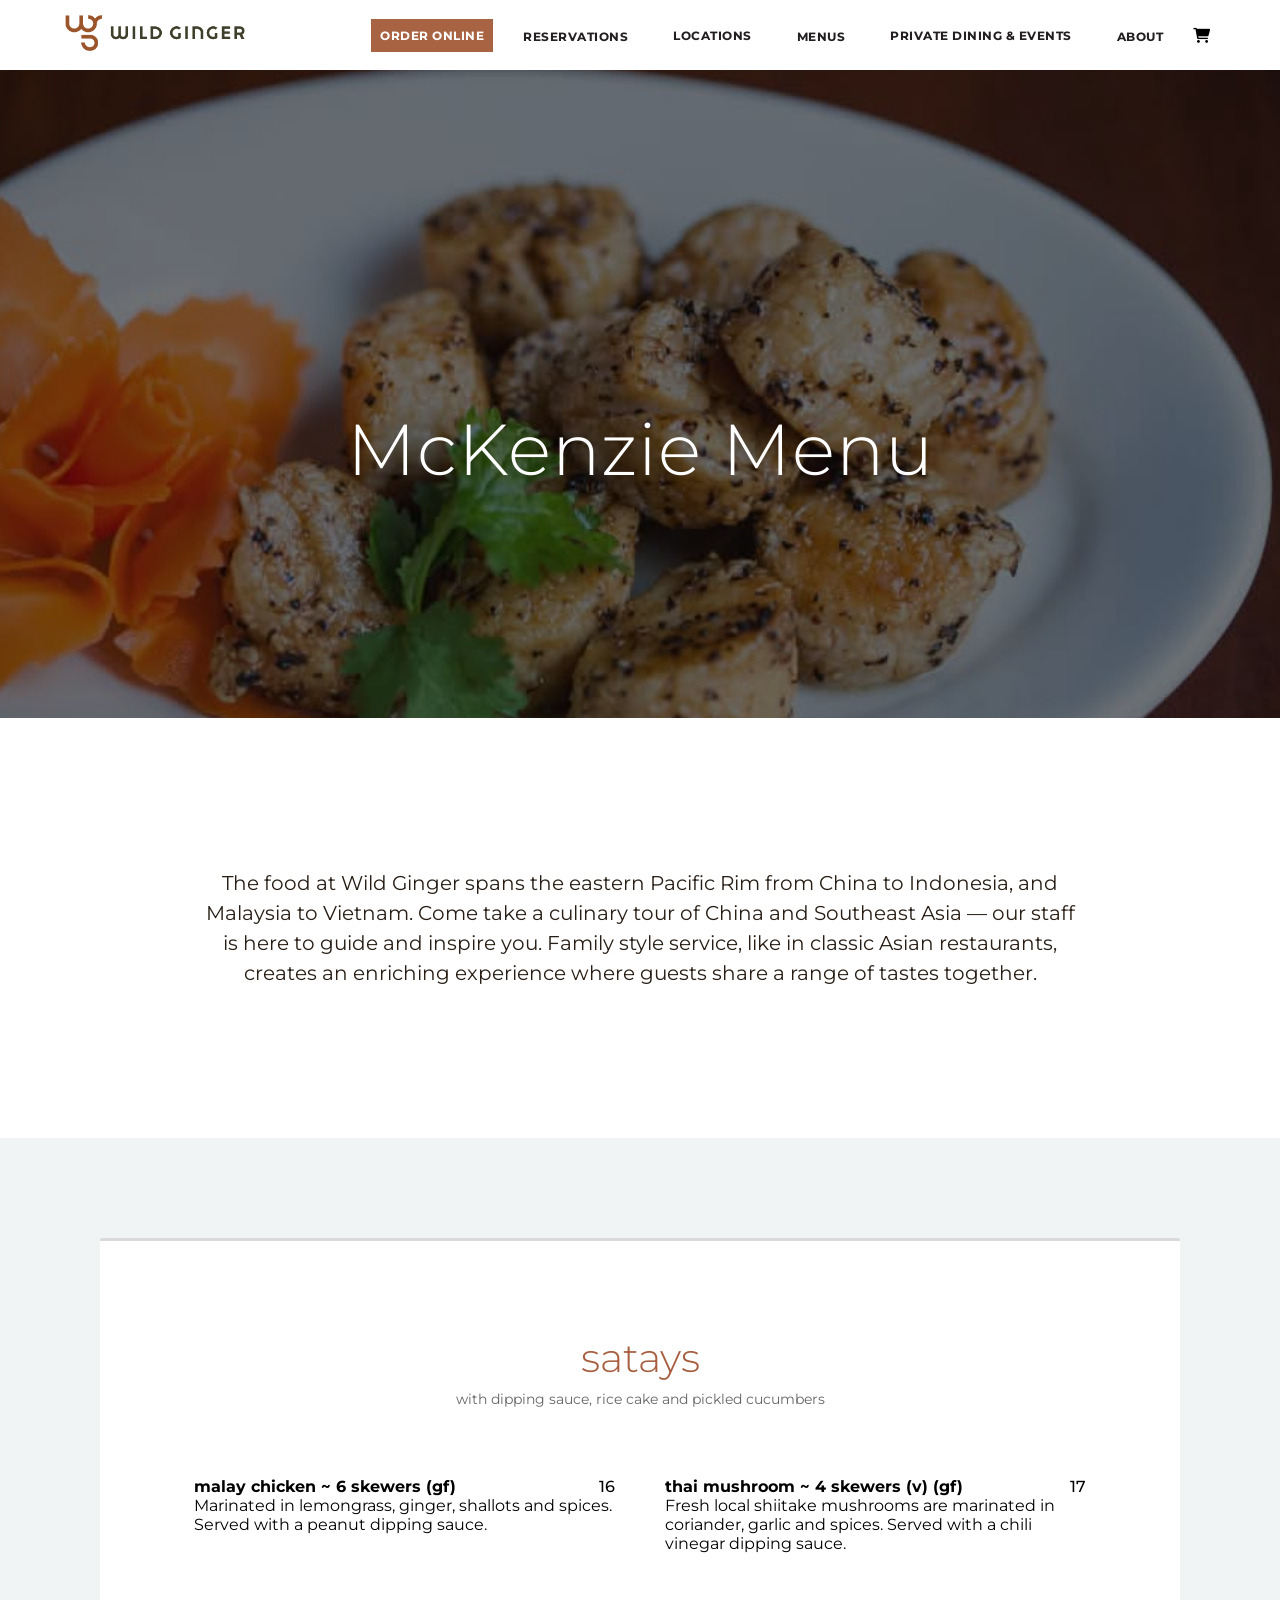
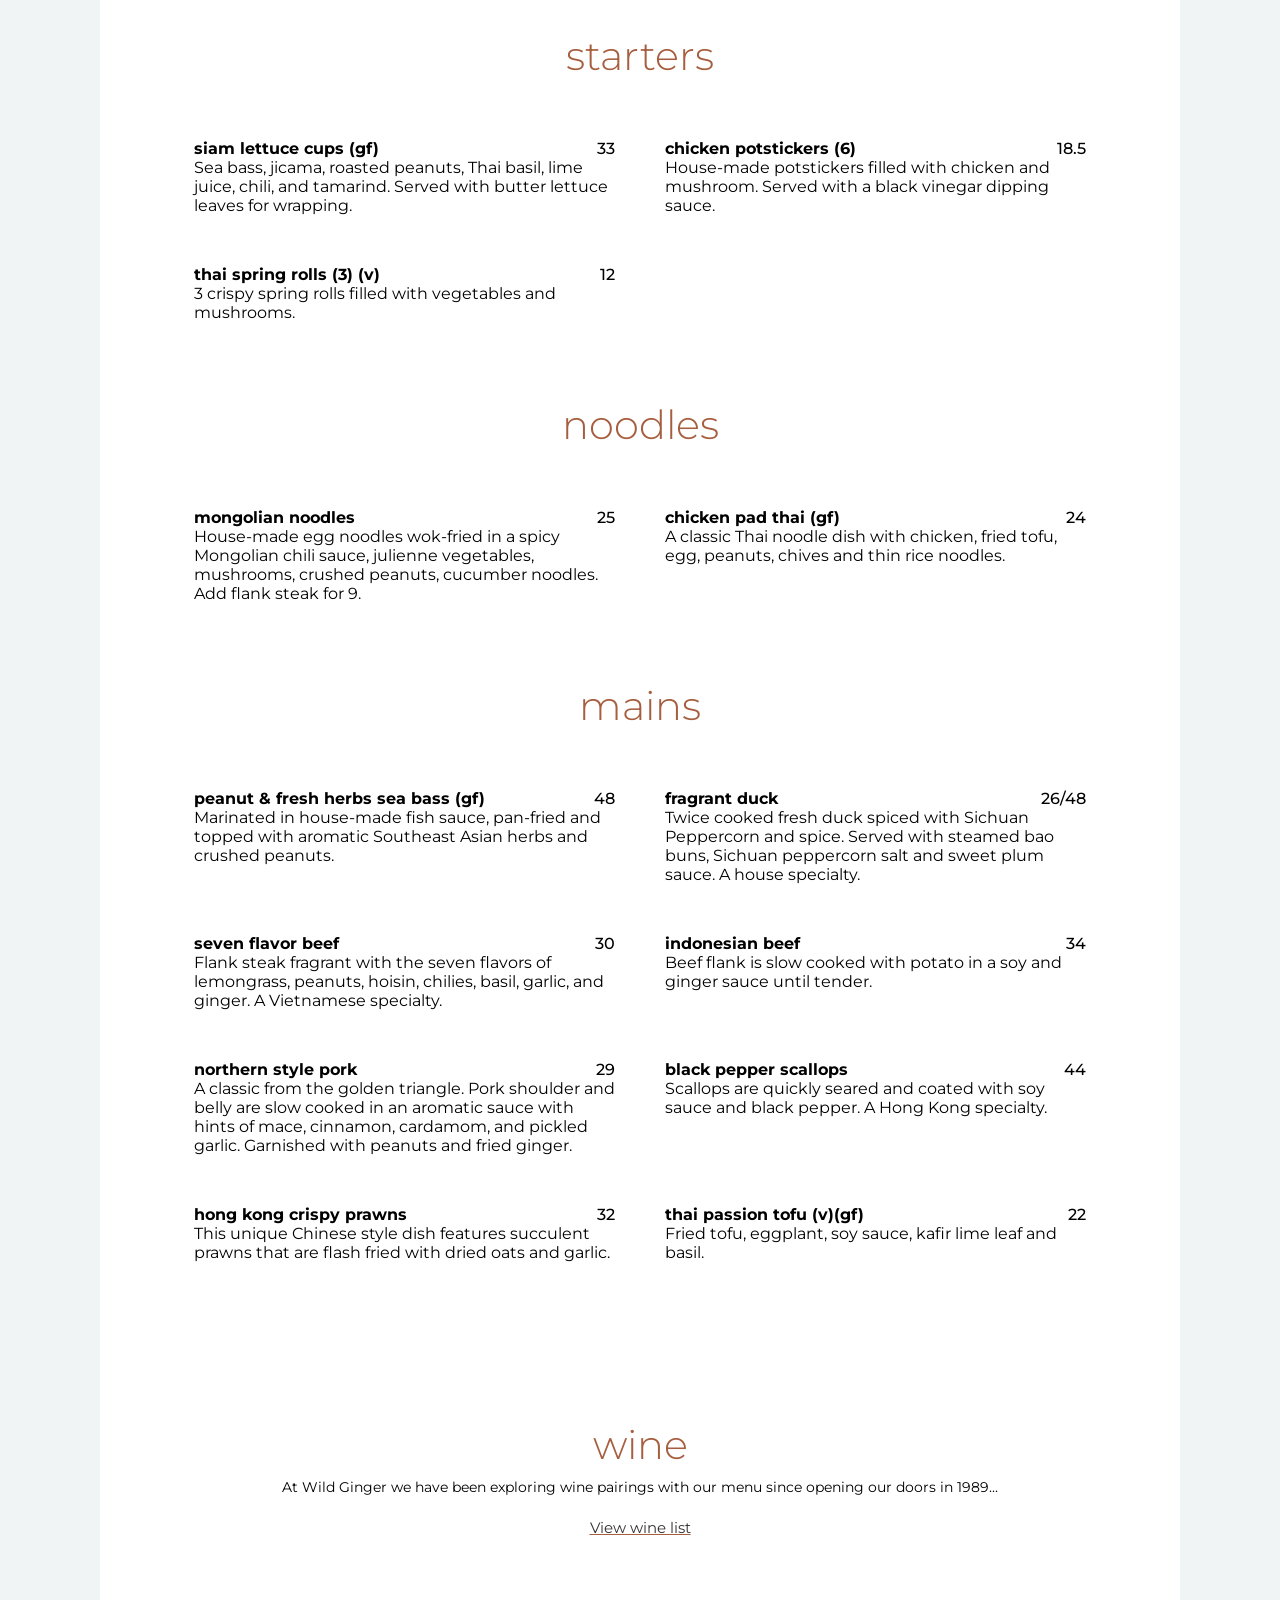
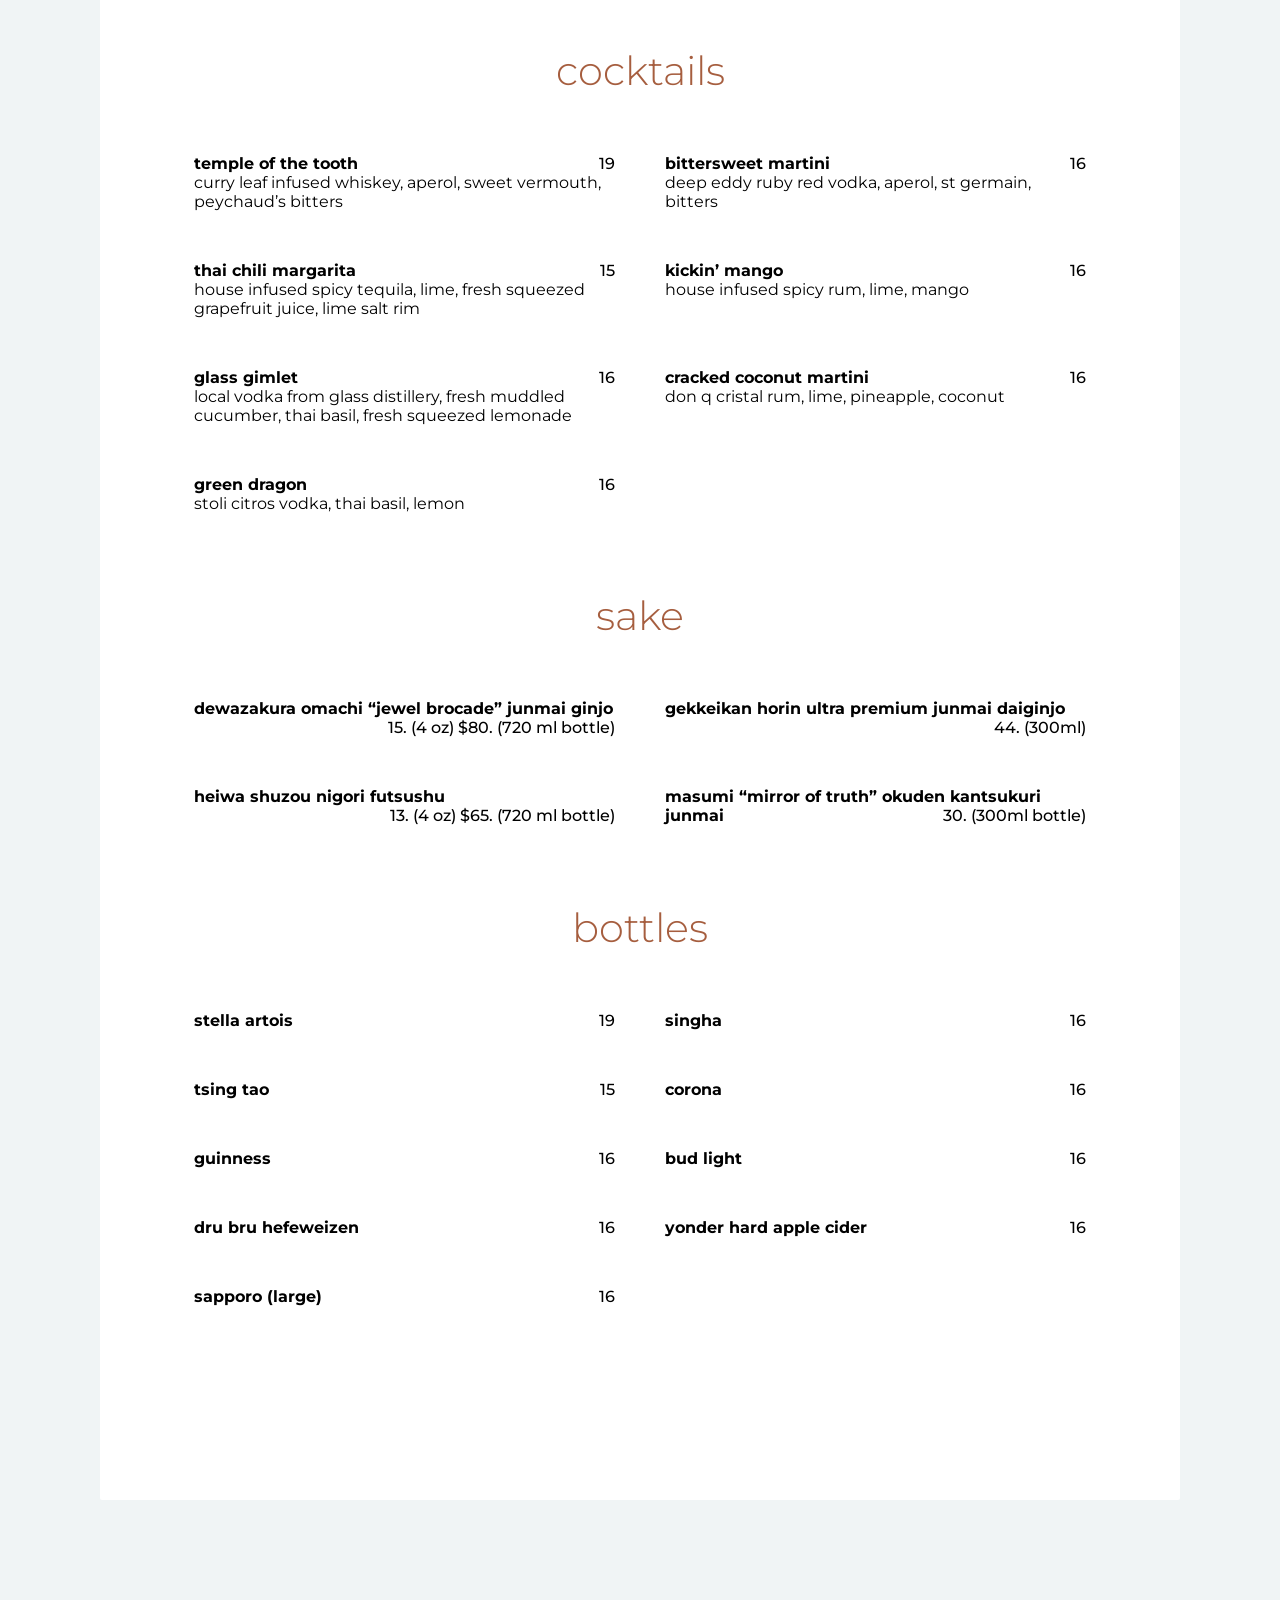
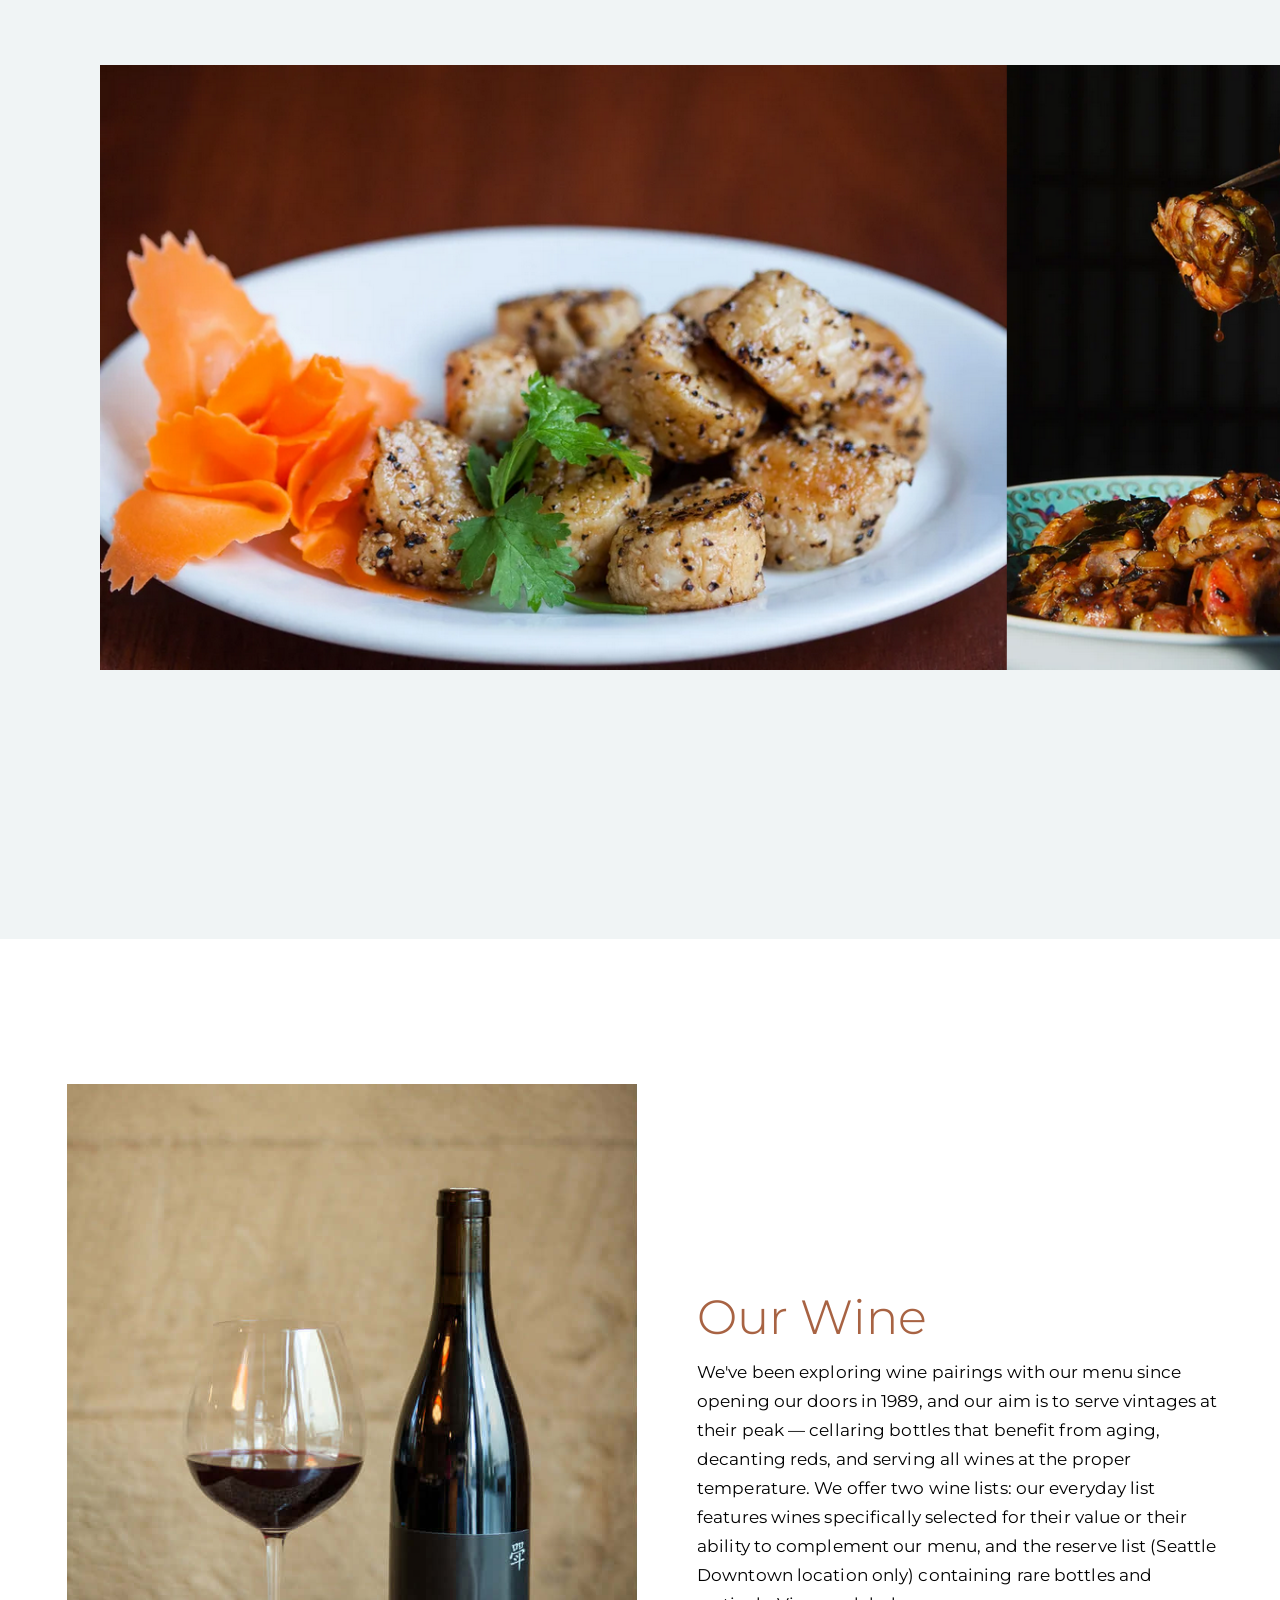
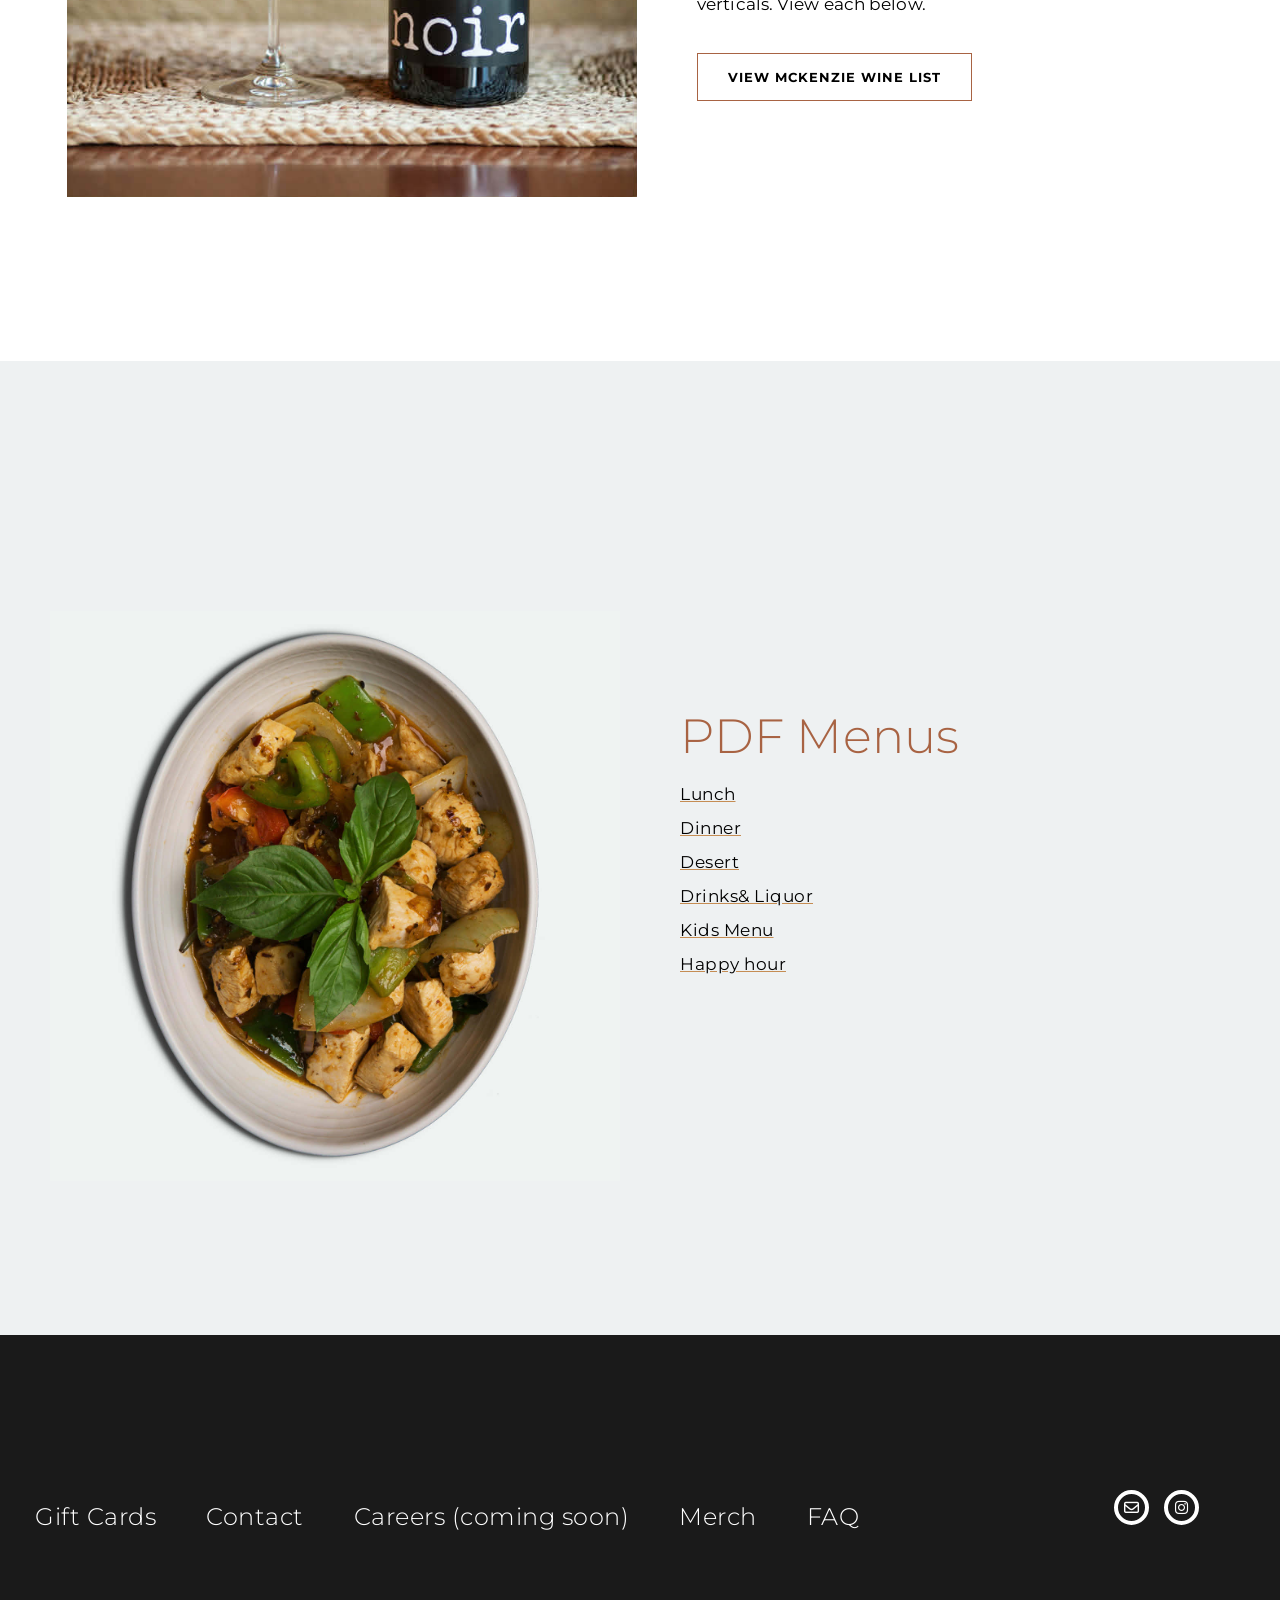
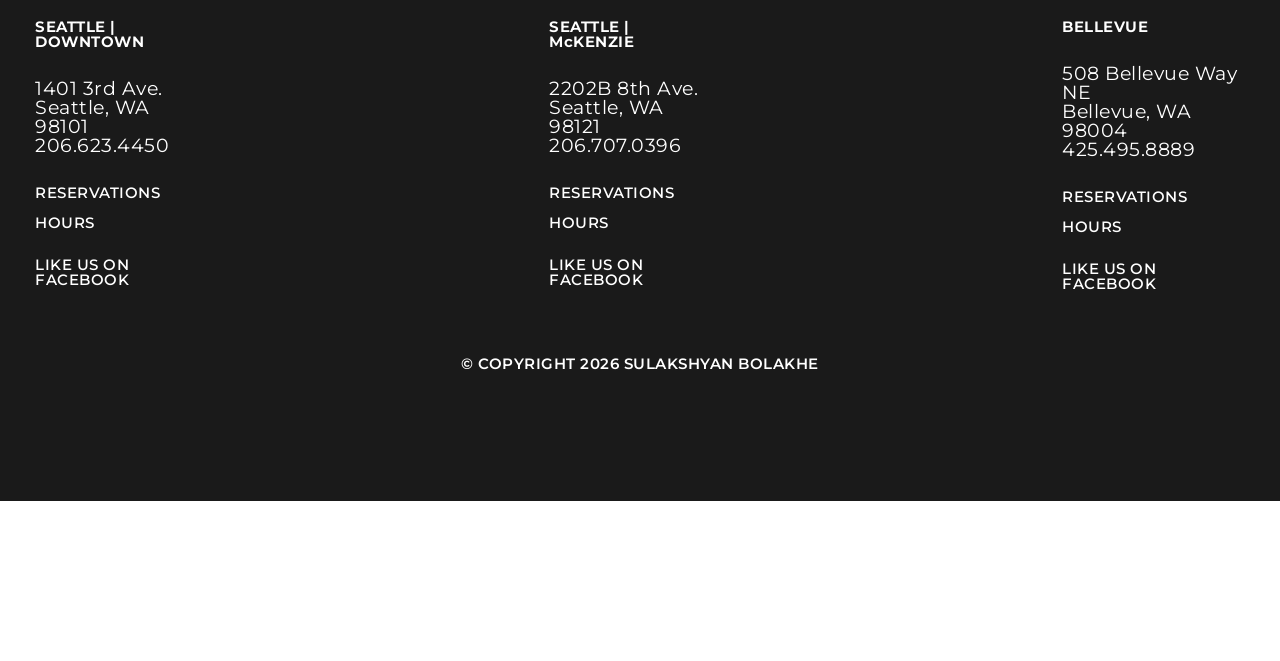
<file: pages/menu/menu-mckenzie.html>
<!doctype html>
<html lang="en">
  <head>
    <meta charset="UTF-8" />
    <meta name="viewport" content="width=device-width, initial-scale=1.0" />
    <title>Menus McKenzie — Wild Ginger</title>
    <link rel="stylesheet" href="../../assets/css/menu.css" />
    <link rel="stylesheet" href="../../assets/css/global.css" />
    <link
      rel="stylesheet"
      href="https://cdnjs.cloudflare.com/ajax/libs/font-awesome/6.0.0/css/all.min.css"
    />
    <link rel="preconnect" href="https://fonts.googleapis.com" />
    <link rel="preconnect" href="https://fonts.gstatic.com" crossorigin />
    <link
      href="https://fonts.googleapis.com/css2?family=Montserrat:ital,wght@0,100..900;1,100..900&display=swap"
      rel="stylesheet"
    />
  </head>
  <body>
    <nav class="navbar">
      <div>
        <a href="../../index.html"
          ><img src="../../assets/images/wg_logo.png" alt="logo" class="logo"
        /></a>
      </div>
      <div class="nav-items">
        <a href="#" class="order-btn">Order Online</a>
        <div class="dropdown">
          <span class="drop-link">Reservations</span>
          <div class="dropdown-content">
            <a
              href="../reservation/reservation-downtown.html"
              class="active-location"
              >Downtown</a
            >
            <a href="../reservation/reservation-mckenzie.html">Mckenzie</a>
            <a href="../reservation/resesrvation-bellevue.html">Bellevue</a>
          </div>
        </div>
        <a href="../locations.html" class="nav-btn">Locations</a>
        <div class="dropdown">
          <span class="drop-link">Menus</span>
          <div class="dropdown-content">
            <a href="menu-downtown.html" class="active-location"
              >Downtown</a
            >
            <a href="menu-mckenzie.html">Mckenzie</a>
            <a href="menu-bellevue.html">Bellevue</a>
          </div>
        </div>
        <a href="../events.html" class="nav-btn">private dining & events</a>
        <div class="dropdown">
          <span class="drop-link">About</span>
          <div class="dropdown-content">
            <a href="../about/story.html" class="active-location">Story</a>
            <a href="../about/blog.html">Blog</a>
          </div>
        </div>
        <div><i class="fa-solid fa-cart-shopping"></i>&nbsp;</div>
      </div>
    </nav>
    <section id="menu-header-section">
      <div class="menu-overlay">
        <div class="menu-heading">
          <h1>
            McKenzie Menu
          </h1>
        </div>
      </div>
    </section>
    <section id="menu-section">
      <div class="menu-description">
        <p>The food at Wild Ginger spans the eastern Pacific Rim from China to Indonesia, and <br>
        Malaysia to Vietnam. Come take a culinary tour of China and Southeast Asia — our staff <br>
        is here to guide and inspire you. Family style service, like in classic Asian restaurants,<br>
        creates an enriching experience where guests share a range of tastes together.</p>
      </div>
    </section>
    <section id="menu-wrapper">
  <div class="menu-container">
    <div class="menu-grid">
      <h2 class="category-title">satays</h2>
      <p class="category-subtitle">with dipping sauce, rice cake and pickled cucumbers</p>
        <div class="menu-types">
          <div class="menu-item">
            <strong>malay chicken ~ 6 skewers (gf)</strong> <span class="price">16</span>
              <p>Marinated in lemongrass, ginger, shallots and spices. Served with a peanut dipping sauce.</p>
          </div>
          <div class="menu-item">
                    <strong>thai mushroom ~ 4 skewers (v) (gf)</strong> <span class="price">17</span>
                    <p>Fresh local shiitake mushrooms are marinated in coriander, garlic and spices. Served with a chili vinegar dipping sauce.</p>
                  </div>
                </div>
                <h2 class="category-title">starters</h2>
                <div class="menu-types">
                  <div class="menu-item">
                    <strong>siam lettuce cups (gf)</strong><span class="price">33</span>
                    <p>Sea bass, jicama, roasted peanuts, Thai basil, lime juice, chili, and tamarind. Served with butter lettuce leaves for wrapping.</p>
                  </div>
                  <div class="menu-item">
                    <strong>chicken potstickers (6)</strong><span class="price">18.5</span>
                    <p>House-made potstickers filled with chicken and mushroom. Served with a black vinegar dipping sauce.</p>
                  </div>
                  <div class="menu-item">
                    <strong>thai spring rolls (3) (v)</strong><span class="price">12</span>
                    <p>3 crispy spring rolls filled with vegetables and mushrooms.</p>
                  </div>
                </div>
                <h2 class="category-title">noodles</h2>
                <div class="menu-types">
                  <div class="menu-item">
                    <strong>mongolian noodles</strong><span class="price">25</span>
                    <p>House-made egg noodles wok-fried in a spicy Mongolian chili sauce, julienne vegetables, mushrooms, crushed peanuts, cucumber noodles. Add flank steak for 9.</p>
                  </div>
                  <div class="menu-item">
                    <strong>chicken pad thai (gf)</strong><span class="price">24</span>
                    <p>A classic Thai noodle dish with chicken, fried tofu, egg, peanuts, chives and thin rice noodles.</p>
                  </div>
                </div>
                <h2 class="category-title">mains</h2>
                <div class="menu-types">
                  <div class="menu-item">
                    <strong>peanut & fresh herbs sea bass (gf)</strong> <span class="price">48</span>
                    <p>Marinated in house-made fish sauce, pan-fried and topped with aromatic Southeast Asian herbs and crushed peanuts.</p>
                  </div>
                  <div class="menu-item">
                    <strong>fragrant duck</strong> <span class="price">26/48</span>
                    <p>Twice cooked fresh duck spiced with Sichuan Peppercorn and spice. Served with steamed bao buns, Sichuan peppercorn salt and sweet plum sauce. A house specialty.</p>
                  </div>
                  <div class="menu-item">
                    <strong>seven flavor beef</strong> <span class="price">30</span>
                    <p>Flank steak fragrant with the seven flavors of lemongrass, peanuts, hoisin, chilies, basil, garlic, and ginger. A Vietnamese specialty.</p>
                  </div>
                  <div class="menu-item">
                    <strong>indonesian beef</strong> <span class="price">34</span>
                    <p>Beef flank is slow cooked with potato in a soy and ginger sauce until tender.</p>
                  </div>
                  <div class="menu-item">
                    <strong>northern style pork</strong> <span class="price">29</span>
                    <p>A classic from the golden triangle. Pork shoulder and belly are slow cooked in an aromatic sauce with hints of mace, cinnamon, cardamom, and pickled garlic. Garnished with peanuts and fried ginger.</p>
                  </div>
                  <div class="menu-item">
                    <strong>black pepper scallops</strong> <span class="price">44</span>
                    <p>Scallops are quickly seared and coated with soy sauce and black pepper. A Hong Kong specialty.</p>
                  </div>
                  <div class="menu-item">
                    <strong>hong kong crispy prawns</strong> <span class="price">32</span>
                    <p>This unique Chinese style dish features succulent prawns that are flash fried with dried oats and garlic.</p>
                  </div>
        <div class="menu-item">
          <strong>thai passion tofu (v)(gf)</strong> <span class="price">22</span>
            <p>Fried tofu, eggplant, soy sauce, kafir lime leaf and basil.</p>
        </div>
      </div>
    </div>
    <div class="menu-grid">
      <h2 class="category-title">wine</h2>
      <p class="category-desc">
        At Wild Ginger we have been exploring wine pairings with our menu since opening our doors in 1989...
      </p>
      <a href="#" class="wine-link">View wine list</a>
    </div>
    <div class="menu-grid">
      <h2 class="category-title">cocktails</h2>
      <div class="menu-types">
        <div class="menu-item">
          <strong>temple of the tooth</strong> <span class="price">19</span>
          <p>curry leaf infused whiskey, aperol, sweet vermouth, peychaud’s bitters</p>
        </div>
        <div class="menu-item">
          <strong>bittersweet martini</strong> <span class="price">16</span>
                      <p>deep eddy ruby red vodka, aperol, st germain, bitters</p>
                    </div>
                    <div class="menu-item">
                      <strong>thai chili margarita</strong> <span class="price">15</span>
                      <p>house infused spicy tequila, lime, fresh squeezed grapefruit juice, lime salt rim</p>
                    </div>
                    <div class="menu-item">
                      <strong>kickin’ mango</strong> <span class="price">16</span>
                      <p>house infused spicy rum, lime, mango</p>
                    </div>
                    <div class="menu-item">
                      <strong>glass gimlet</strong> <span class="price">16</span>
                      <p>local vodka from glass distillery, fresh muddled cucumber, thai basil, fresh squeezed lemonade</p>
                    </div>
                    <div class="menu-item">
                      <strong>cracked coconut martini</strong> <span class="price">16</span>
                      <p>don q cristal rum, lime, pineapple, coconut</p>
                    </div>
                    <div class="menu-item">
                      <strong>green dragon</strong> <span class="price">16</span>
                      <p>stoli citros vodka, thai basil, lemon</p>
                    </div>
                  </div>
                  <h2 class="category-title">sake</h2>
                  <div class="menu-types">
                    <div class="menu-item">
                      <strong>dewazakura omachi “jewel brocade” junmai ginjo</strong> <span class="price">15. (4 oz) $80. (720 ml bottle)</span>
                    </div>
                    <div class="menu-item">
                      <strong>gekkeikan horin ultra premium junmai daiginjo</strong> <span class="price">44. (300ml)</span>
                    </div>
                    <div class="menu-item">
                      <strong>heiwa shuzou nigori futsushu</strong> <span class="price">13. (4 oz) $65. (720 ml bottle)</span>
                    </div>
                    <div class="menu-item">
                      <strong>masumi “mirror of truth” okuden kantsukuri junmai</strong> <span class="price">30. (300ml bottle)</span>
                    </div>
                  </div>
                  <h2 class="category-title">bottles</h2>
                  <div class="menu-types">
                    <div class="menu-item">
                      <strong>stella artois</strong> <span class="price">19</span>
                    </div>
                    <div class="menu-item">
                      <strong>singha</strong> <span class="price">16</span>
                    </div>
                    <div class="menu-item">
                      <strong>tsing tao</strong> <span class="price">15</span>
                    </div>
                    <div class="menu-item">
                      <strong>corona</strong> <span class="price">16</span>
                    </div>
                    <div class="menu-item">
                      <strong>guinness</strong> <span class="price">16</span>
                    </div>
                    <div class="menu-item">
                      <strong>bud light</strong> <span class="price">16</span>
                    </div>
                    <div class="menu-item">
                      <strong>dru bru hefeweizen</strong> <span class="price">16</span>
                    </div>
                    <div class="menu-item">
                      <strong>yonder hard apple cider</strong> <span class="price">16</span>
                    </div>
          <div class="menu-item">
            <strong>sapporo (large)</strong> <span class="price">16</span>
          </div>
        </div>
      </div>
    </div>
  </div>
      </div>
      <div class="menu-image-disp">
        <img src="/assets/images/wgimg.png" alt="//">
      </div>
    </section>
    <section id="wine-wrapper">
      <div class="wine-container">
        <div class="wine-image-container">
          <img src="../../assets/images/noir.jpg" alt="wine" class="wine-image" />
        </div>
        <div class="wine-info-content">
          <h1 class="wine-info-title">Our Wine</h1>
          <p class="wine-info">
            We've been exploring wine pairings with our menu since opening our doors in 1989, and our aim is to serve vintages at their peak — cellaring bottles that benefit from aging, decanting reds, and serving all wines at the proper temperature. We offer two wine lists: our everyday list features wines specifically selected for their value or their ability to complement our menu, and the reserve list (Seattle Downtown location only) containing rare bottles and verticals. View each below.
          </p>
          <div class="wine-button">
            <a href="#" class="wine-btn">View McKenzie Wine list</a>
          </div>
        </div>
      </div>
    </section>
    <section id="menu-info-wrapper">
      <div class="menu-info-container">
        <div class="menu-image-container">
          <img src="../../assets/images/kKYK2prE.jpg" alt="menu-linker" class="menu-image" />
        </div>
        <div class="menu-info-content">
          <h1 class="menu-info-title">PDF Menus</h1>
          <a href="#" class="type-menu">Lunch</a><br />
          <a href="#" class="type-menu">Dinner</a><br />
          <a href="#" class="type-menu">Desert</a><br>
          <a href="#" class="type-menu">Drinks& Liquor</a><br>
          <a href="#" class="type-menu">Kids Menu</a><br>
          <a href="#" class="type-menu">Happy hour</a><br>
        </div>
      </div>
    </section>
    <section id="footer">
      <div class="footer-container">
        <div class="footer-content">
          <div class="footer-link">
            <a href="#">Gift Cards</a>
            <a href="#">Contact</a>
            <p>Careers (coming soon)</p>
            <a href="#">Merch</a>
            <a href="#">FAQ</a>
          </div>
          <div class="social-container">
            <a href="#" class="icon-link email-icon">
              <i class="fa-regular fa-envelope"></i>
            </a>
            <a href="#" class="icon-link instagram-icon">
              <i class="fa-brands fa-instagram"></i>
            </a>
          </div>
        </div>
        <div class="footer-branches">
          <div class="branch-container">
            <div class="branch-link">
              <a href="#">SEATTLE | DOWNTOWN</a>
            </div>
            <div class="branch-info">
              <p>
                1401 3rd Ave. <br />
                Seattle, WA 98101 <br />
                206.623.4450
              </p>
            </div>
            <div class="footer-reservation">
              <a href="../reservation/reservation-bellevue.html"
                >RESERVATIONS</a
              >
              <a href="#" class="reservation-link">HOURS</a>
              <a href="#">Like Us on facebook</a>
            </div>
          </div>
          <div class="branch-container">
            <div class="branch-link">
              <a href="#">SEATTLE | McKENZIE</a>
            </div>
            <div class="branch-info">
              <p>
                2202B 8th Ave.<br />
                Seattle, WA 98121<br />
                206.707.0396
              </p>
            </div>
            <div class="footer-reservation">
              <a href="../reservation/reservation-mckenzie.html"
                >RESERVATIONS</a
              >
              <a href="#" class="reservation-link">HOURS</a>
              <a href="#">Like Us on facebook</a>
            </div>
          </div>
          <div class="branch-container">
            <div class="branch-link">
              <a href="#">BELLEVUE</a>
            </div>
            <div class="branch-info">
              <p>
                508 Bellevue Way NE<br />
                Bellevue, WA 98004<br />
                425.495.8889
              </p>
            </div>
            <div class="footer-reservation">
              <a href="../reservation/resesrvation-bellevue.html"
                >RESERVATIONS</a
              >
              <a href="#" class="reservation-link">HOURS</a>
              <a href="#">Like Us on facebook</a>
            </div>
          </div>
        </div>
        <div class="copyright-section">
          <p>© COPYRIGHT 2026 Sulakshyan Bolakhe</p>
        </div>
      </div>
    </section>
    <section class="footer-end">
      <div></div>
    </section>
  </body>
</html>
</file>
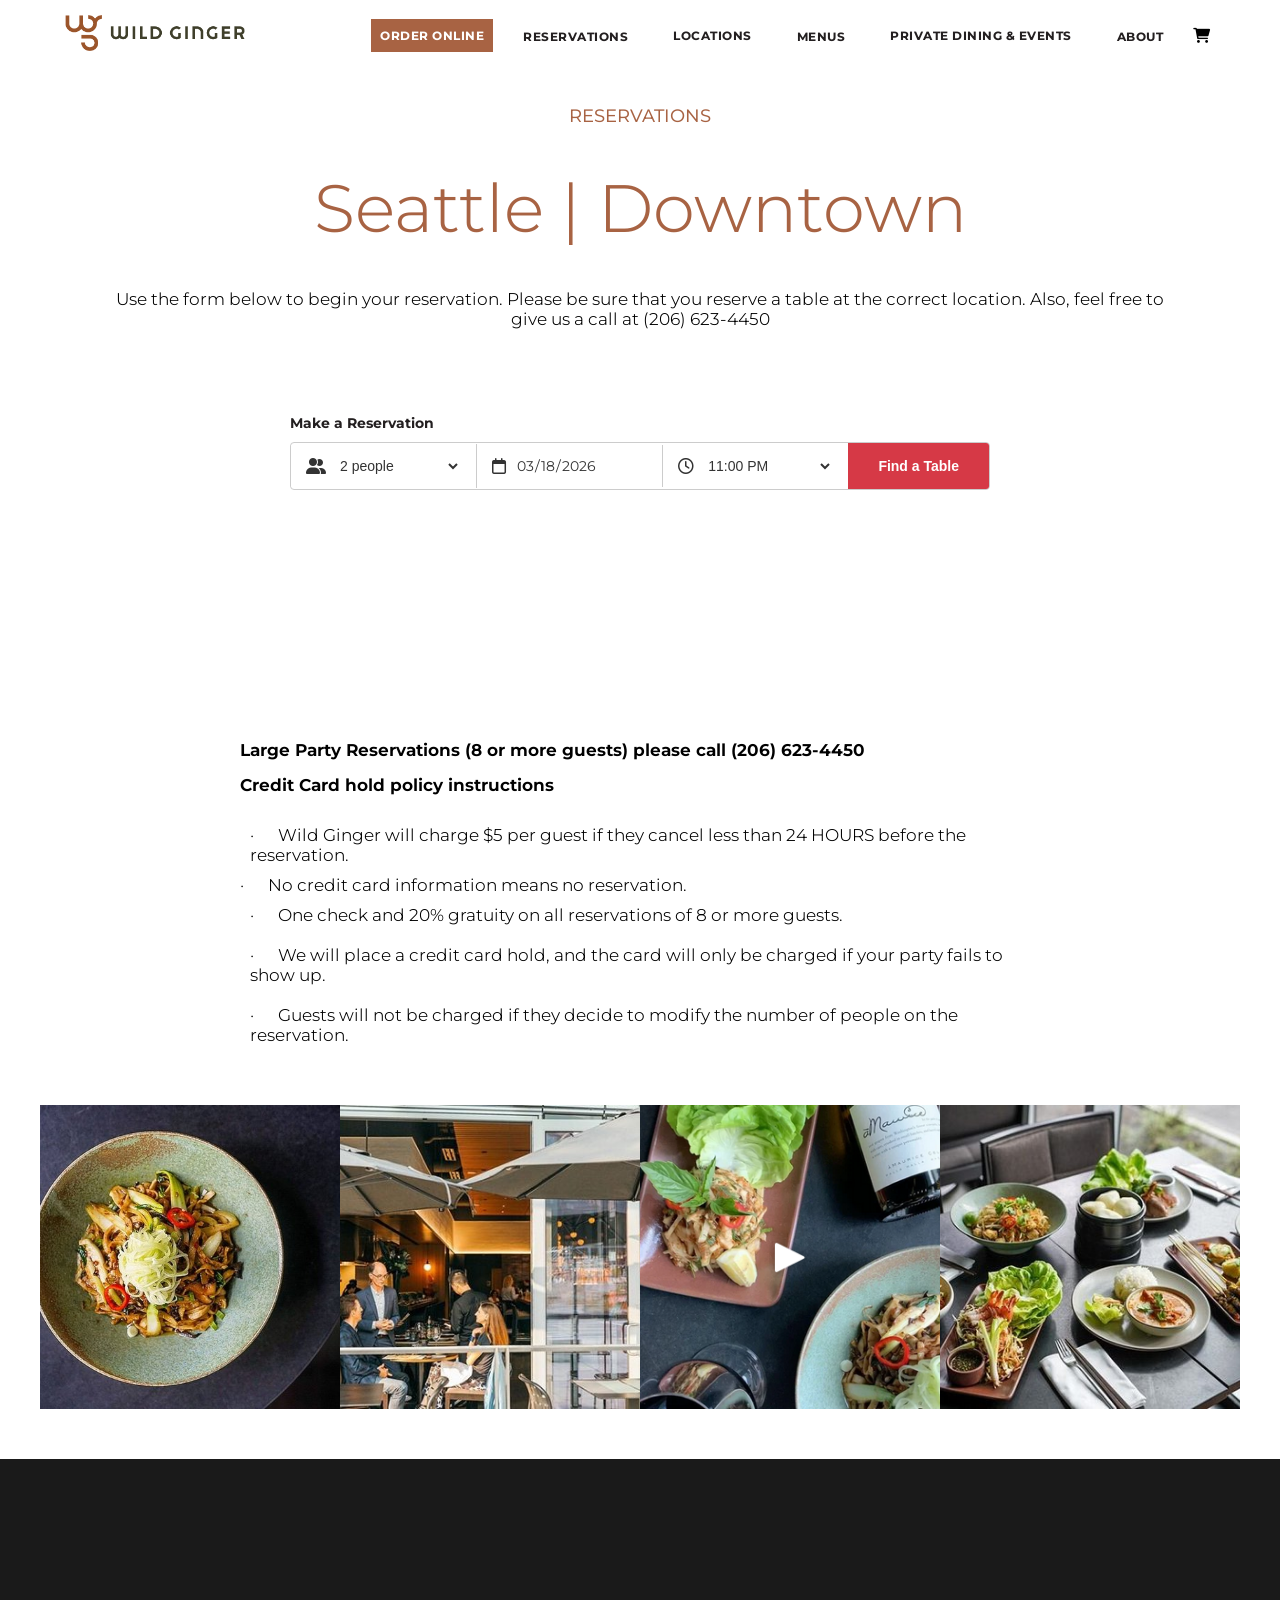
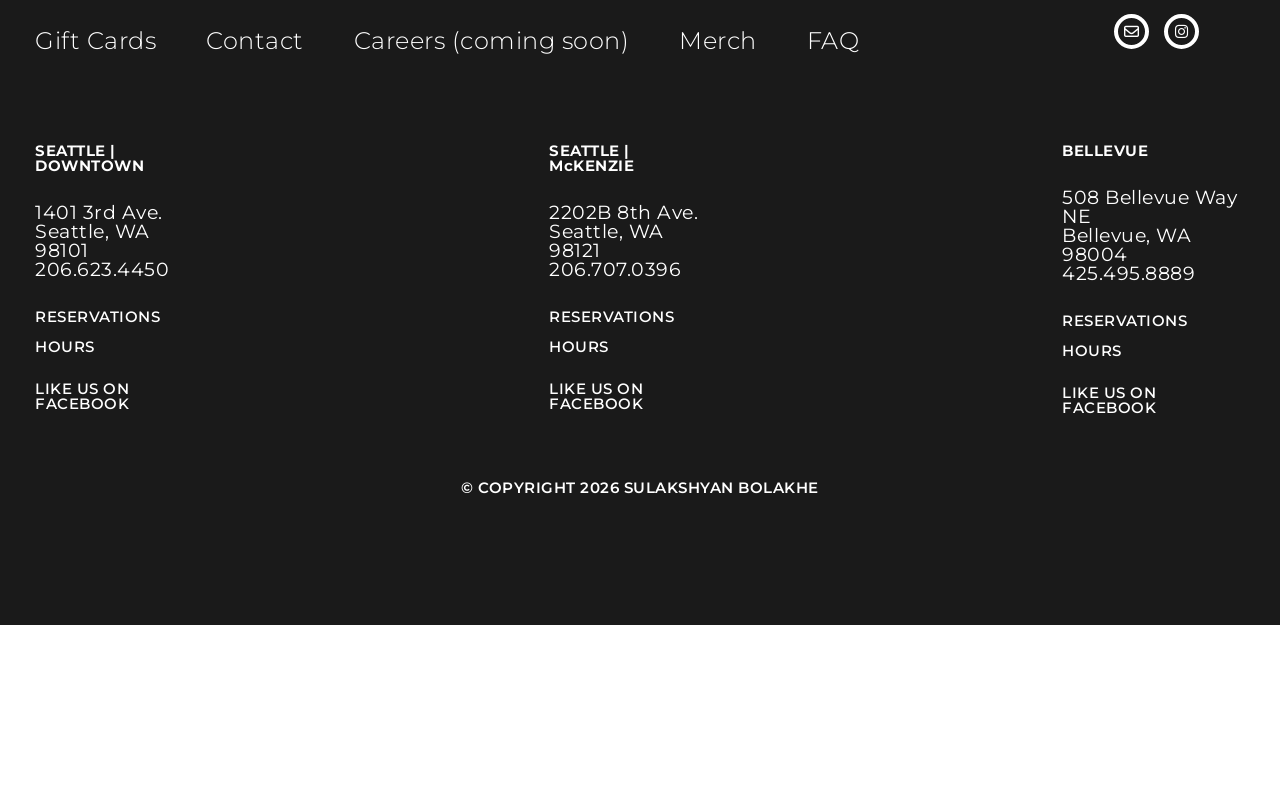
<file: pages/reservation/reservation-downtown.html>
<!doctype html>
<html lang="en">
  <head>
    <meta charset="UTF-8" />
    <meta name="viewport" content="width=device-width, initial-scale=1.0" />
    <title>Reservations:Downtown — Wild Ginger</title>
    <link rel="stylesheet" href="../../assets/css/reservation.css" />
    <link rel="stylesheet" href="../../assets/css/global.css">
    <link
      rel="stylesheet"
      href="https://cdnjs.cloudflare.com/ajax/libs/font-awesome/6.0.0/css/all.min.css"
    />
    <link rel="preconnect" href="https://fonts.googleapis.com" />
    <link rel="preconnect" href="https://fonts.gstatic.com" crossorigin />
    <link
      href="https://fonts.googleapis.com/css2?family=Montserrat:ital,wght@0,100..900;1,100..900&display=swap"
      rel="stylesheet"
    />
  </head>
  <body>
    <nav class="navbar">
      <div>
        <a href="../../index.html"><img src="../../assets/images/wg_logo.png" alt="logo" class="logo" /></a>
      </div>
      <div class="nav-items">
        <a href="#" class="order-btn">Order Online</a>
        <div class="dropdown">
          <span class="drop-link">Reservations</span>
          <div class="dropdown-content">
            <a href="reservation-downtown.html" class="active-location">Downtown</a>
            <a href="reservation-mckenzie.html">Mckenzie</a>
            <a href="resesrvation-bellevue.html">Bellevue</a>
          </div>
        </div>
        <a href="../locations.html" class="nav-btn">Locations</a>
        <div class="dropdown">
          <span class="drop-link">Menus</span>
          <div class="dropdown-content">
            <a href="../menu/menu-downtown.html" class="active-location">Downtown</a>
            <a href="../menu/menu-mckenzie.html">Mckenzie</a>
            <a href="../menu/menu-bellevue.html">Bellevue</a>
          </div>
        </div>
        <a href="../events.html" class="nav-btn">private dining & events</a>
        <div class="dropdown">
          <span class="drop-link">About</span>
          <div class="dropdown-content">
            <a href="../about/story.html" class="active-location">Story</a>
            <a href="../about/blog.html">Blog</a>
          </div>
        </div>
        <div><i class="fa-solid fa-cart-shopping"></i>&nbsp;</div>
      </div>
    </nav>
    <section>
      <div class="reservation-section">
        <div class="reservation-heading">
          <h1>Reservations</h1>
        </div>
        <div class="reservation-sub-heading">
          <h1>Seattle | Downtown</h1>
        </div>
        <p class="reservation-description">
          Use the form below to begin your reservation. Please be sure that you
          reserve a table at the correct location. Also, feel free to <br> give us a call at (206) 623-4450
        </p>
      </div>
    </section>
    <section>
      <div class="reservation-bar-container">
        <p class="res-title">Make a Reservation</p>
        <form class="res-bar">
          <div class="res-group">
            <i class="fa-solid fa-user-group"></i>
            <select>
              <option>1 person</option>
              <option selected>2 people</option>
              <option>3 people</option>
              <option>4 people</option>
              <option>5 people</option>
              <option>6 people</option>
              <option>7 people</option>
              <option>8 people</option>
              <option>9 people</option>
              <option>10 people</option>
              <option>11 people</option>
              <option>12 people</option>
              <option>13 people</option>
              <option>14 people</option>
              <option>15 people</option>
            </select>
          </div>
          <div class="res-group">
            <i class="fa-regular fa-calendar"></i>
            <input type="date" class="native-datepicker" value="2026-03-18" />
          </div>
          <div class="res-group">
            <i class="fa-regular fa-clock"></i>
            <select>
              <option>10:00 PM</option>
              <option selected>11:00 PM</option>
              <option>11:30 PM</option>
            </select>
          </div>
          <button type="submit" class="find-table-btn">Find a Table</button>
        </form>
      </div>
    </section>
    <section id="reservation-info-wrapper">
      <div class="reservation-info">
        <div class="reservation-details">
          <h1 class="res-discrip">Large Party Reservations (8 or more guests) please call (206) 623-4450</h1>
          <h2 class="res-sub-discrip">Credit Card hold policy instructions</h2>
        </div>
        <div>
          <p class="reservation-policies">·&nbsp;&nbsp;&nbsp;&nbsp;&nbsp;&nbsp;Wild Ginger will charge $5 per guest if they cancel less than 24 HOURS before the reservation. </p>
          <p class="reservation-rules">·&nbsp;&nbsp;&nbsp;&nbsp;&nbsp;&nbsp;No credit card information means no reservation. </p>
          <p class="reservation-policies">·&nbsp;&nbsp;&nbsp;&nbsp;&nbsp;&nbsp;One check and 20% gratuity on all reservations of 8 or more guests.</p>
          <p class="reservation-policies">·&nbsp;&nbsp;&nbsp;&nbsp;&nbsp;&nbsp;We will place a credit card hold, and the card will only be charged if your party fails to <br> show up.</p>
          <p class="reservation-policies">·&nbsp;&nbsp;&nbsp;&nbsp;&nbsp;&nbsp;Guests will not be charged if they decide to modify the number of people on the <br> reservation.</p>
        </div>
      </div>
    </section>
    <section id="footer-image-section">
      <div class="footer-gallery-wrapper">
        <div class="gallery-item">
          <img src="../../assets/images/image-asset.jpeg" alt="food1">
        </div>
        <div class="gallery-item">
          <img src="../../assets/images/image-asset2.jpeg" alt="food1">
        </div>
        <div class="gallery-item">
          <img src="../../assets/images/wildginger_vid.png" alt="food1">
        </div>
        <div class="gallery-item">
          <img src="../../assets/images/image-asset3.jpeg" alt="food1">
        </div>
      </div>
    </section>
    <section id="footer">
      <div class="footer-container">
        <div class="footer-content">
          <div class="footer-link">
            <a href="#">Gift Cards</a>
            <a href="#">Contact</a>
            <p>Careers (coming soon)</p>
            <a href="#">Merch</a>
            <a href="#">FAQ</a>
          </div>
          <div class="social-container">
            <a href="#" class="icon-link email-icon">
              <i class="fa-regular fa-envelope"></i>
            </a>
            <a href="#" class="icon-link instagram-icon">
              <i class="fa-brands fa-instagram"></i>
            </a>
          </div>
        </div>
        <div class="footer-branches">
          <div class="branch-container">
            <div class="branch-link">
              <a href="#">SEATTLE | DOWNTOWN</a>
            </div>
            <div class="branch-info">
              <p>1401 3rd Ave. <br>
                Seattle, WA 98101 <br>
                206.623.4450</p>
            </div>
            <div class="footer-reservation">
                <a href="reservation-downtown.html">RESERVATIONS</a
                >
                <a href="#"class="reservation-link">HOURS</a>
                <a href="#">Like Us on facebook</a>
            </div>
          </div>
          <div class="branch-container">
            <div class="branch-link">
              <a href="#">SEATTLE | McKENZIE</a>
            </div>
            <div class="branch-info">
              <p>2202B 8th Ave.<br>
                Seattle, WA 98121<br>
                206.707.0396
              </p>
            </div>
            <div class="footer-reservation">
                <a href="reservation-mckenzie.html">RESERVATIONS</a
                >
                <a href="#"class="reservation-link">HOURS</a>
                <a href="#">Like Us on facebook</a>
            </div>
          </div>
          <div class="branch-container">
            <div class="branch-link">
              <a href="#">BELLEVUE</a>
            </div>
            <div class="branch-info">
              <p>508 Bellevue Way NE<br>
                Bellevue, WA 98004<br>
                425.495.8889
              </p>
            </div>
            <div class="footer-reservation">
                <a href="resesrvation-bellevue.html">RESERVATIONS</a
                >
                <a href="#"class="reservation-link">HOURS</a>
                <a href="#">Like Us on facebook</a>
            </div>
          </div>
        </div>
        <div class="copyright-section">
          <p>© COPYRIGHT 2026 Sulakshyan Bolakhe</p>
        </div>
      </div>
    </section>
    <section class="footer-end">
      <div></div>
    </section>
  </body>
</html>
</file>
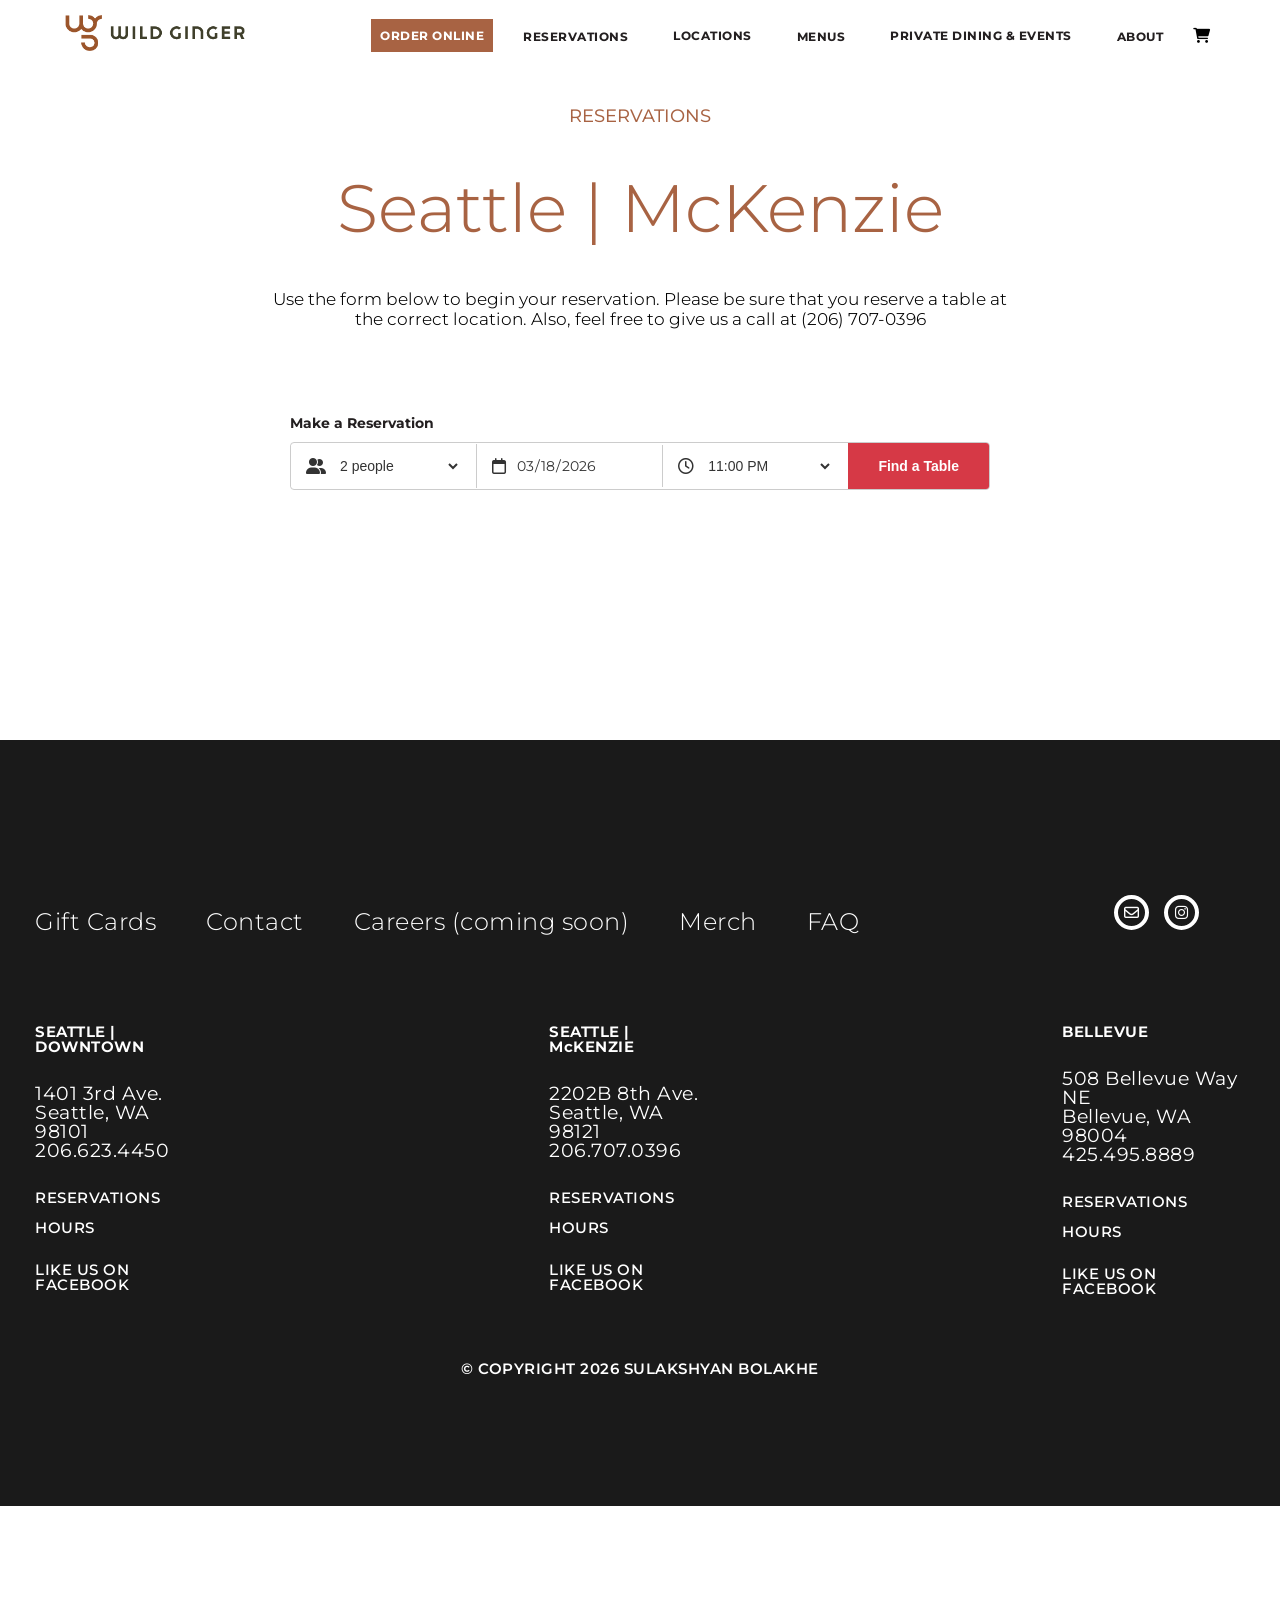
<file: pages/reservation/reservation-mckenzie.html>
<!doctype html>
<html lang="en">
  <head>
    <meta charset="UTF-8" />
    <meta name="viewport" content="width=device-width, initial-scale=1.0" />
    <title>Reservations:McKenzie — Wild Ginger</title>
    <link rel="stylesheet" href="../../assets/css/reservation.css" />
    <link rel="stylesheet" href="../../assets/css/global.css">
    <link
      rel="stylesheet"
      href="https://cdnjs.cloudflare.com/ajax/libs/font-awesome/6.0.0/css/all.min.css"
    />
    <link rel="preconnect" href="https://fonts.googleapis.com" />
    <link rel="preconnect" href="https://fonts.gstatic.com" crossorigin />
    <link
      href="https://fonts.googleapis.com/css2?family=Montserrat:ital,wght@0,100..900;1,100..900&display=swap"
      rel="stylesheet"
    />
  </head>
  <body>
    <nav class="navbar">
      <div>
        <a href="../../index.html"><img src="../../assets/images/wg_logo.png" alt="logo" class="logo" /></a>
      </div>
      <div class="nav-items">
        <a href="#" class="order-btn">Order Online</a>
        <div class="dropdown">
          <span class="drop-link">Reservations</span>
          <div class="dropdown-content">
            <a href="reservation-downtown.html" class="active-location">Downtown</a>
            <a href="reservation-mckenzie.html">Mckenzie</a>
            <a href="resesrvation-bellevue.html">Bellevue</a>
          </div>
        </div>
        <a href="../locations.html" class="nav-btn">Locations</a>
        <div class="dropdown">
          <span class="drop-link">Menus</span>
          <div class="dropdown-content">
            <a href="../menu/menu-downtown.html" class="active-location">Downtown</a>
            <a href="../menu/menu-mckenzie.html">Mckenzie</a>
            <a href="../menu/menu-bellevue.html">Bellevue</a>
          </div>
        </div>
        <a href="../events.html" class="nav-btn">private dining & events</a>
        <div class="dropdown">
          <span class="drop-link">About</span>
          <div class="dropdown-content">
            <a href="../about/story.html" class="active-location">Story</a>
            <a href="../about/blog.html">Blog</a>
          </div>
        </div>
        <div><i class="fa-solid fa-cart-shopping"></i>&nbsp;</div>
      </div>
    </nav>
    <section>
      <div class="reservation-section">
        <div class="reservation-heading">
          <h1>Reservations</h1>
        </div>
        <div class="reservation-sub-heading">
          <h1>Seattle | McKenzie</h1>
        </div>
        <p class="reservation-description">
          Use the form below to begin your reservation. Please be sure that you
          reserve a table at <br> the correct location. Also, feel free to give us a
          call at (206) 707-0396
        </p>
      </div>
    </section>
    <section>
      <div class="reservation-bar-container">
        <p class="res-title">Make a Reservation</p>
        <form class="res-bar">
          <div class="res-group">
            <i class="fa-solid fa-user-group"></i>
            <select>
              <option>1 person</option>
              <option selected>2 people</option>
              <option>3 people</option>
              <option>4 people</option>
              <option>5 people</option>
              <option>6 people</option>
              <option>7 people</option>
              <option>8 people</option>
              <option>9 people</option>
              <option>10 people</option>
              <option>11 people</option>
              <option>12 people</option>
              <option>13 people</option>
              <option>14 people</option>
              <option>15 people</option>
            </select>
          </div>
          <div class="res-group">
            <i class="fa-regular fa-calendar"></i>
            <input type="date" class="native-datepicker" value="2026-03-18" />
          </div>
          <div class="res-group">
            <i class="fa-regular fa-clock"></i>
            <select>
              <option>10:00 PM</option>
              <option selected>11:00 PM</option>
              <option>11:30 PM</option>
            </select>
          </div>
          <button type="submit" class="find-table-btn">Find a Table</button>
        </form>
      </div>
    <section id="footer">
      <div class="footer-container">
        <div class="footer-content">
          <div class="footer-link">
            <a href="#">Gift Cards</a>
            <a href="#">Contact</a>
            <p>Careers (coming soon)</p>
            <a href="#">Merch</a>
            <a href="#">FAQ</a>
          </div>
          <div class="social-container">
            <a href="#" class="icon-link email-icon">
              <i class="fa-regular fa-envelope"></i>
            </a>
            <a href="#" class="icon-link instagram-icon">
              <i class="fa-brands fa-instagram"></i>
            </a>
          </div>
        </div>
        <div class="footer-branches">
          <div class="branch-container">
            <div class="branch-link">
              <a href="#">SEATTLE | DOWNTOWN</a>
            </div>
            <div class="branch-info">
              <p>1401 3rd Ave. <br>
                Seattle, WA 98101 <br>
                206.623.4450</p>
            </div>
            <div class="footer-reservation">
                <a href="reservation-downtown.html">RESERVATIONS</a
                >
                <a href="#"class="reservation-link">HOURS</a>
                <a href="#">Like Us on facebook</a>
            </div>
          </div>
          <div class="branch-container">
            <div class="branch-link">
              <a href="#">SEATTLE | McKENZIE</a>
            </div>
            <div class="branch-info">
              <p>2202B 8th Ave.<br>
                Seattle, WA 98121<br>
                206.707.0396
              </p>
            </div>
            <div class="footer-reservation">
                <a href="reservation-mckenzie.html">RESERVATIONS</a
                >
                <a href="#"class="reservation-link">HOURS</a>
                <a href="#">Like Us on facebook</a>
            </div>
          </div>
          <div class="branch-container">
            <div class="branch-link">
              <a href="#">BELLEVUE</a>
            </div>
            <div class="branch-info">
              <p>508 Bellevue Way NE<br>
                Bellevue, WA 98004<br>
                425.495.8889
              </p>
            </div>
            <div class="footer-reservation">
                <a href="resesrvation-bellevue.html">RESERVATIONS</a
                >
                <a href="#"class="reservation-link">HOURS</a>
                <a href="#">Like Us on facebook</a>
            </div>
          </div>
        </div>
        <div class="copyright-section">
          <p>© COPYRIGHT 2026 Sulakshyan Bolakhe</p>
        </div>
      </div>
    </section>
    <section class="footer-end">
      <div></div>
    </section>
  </body>
</html>
</file>
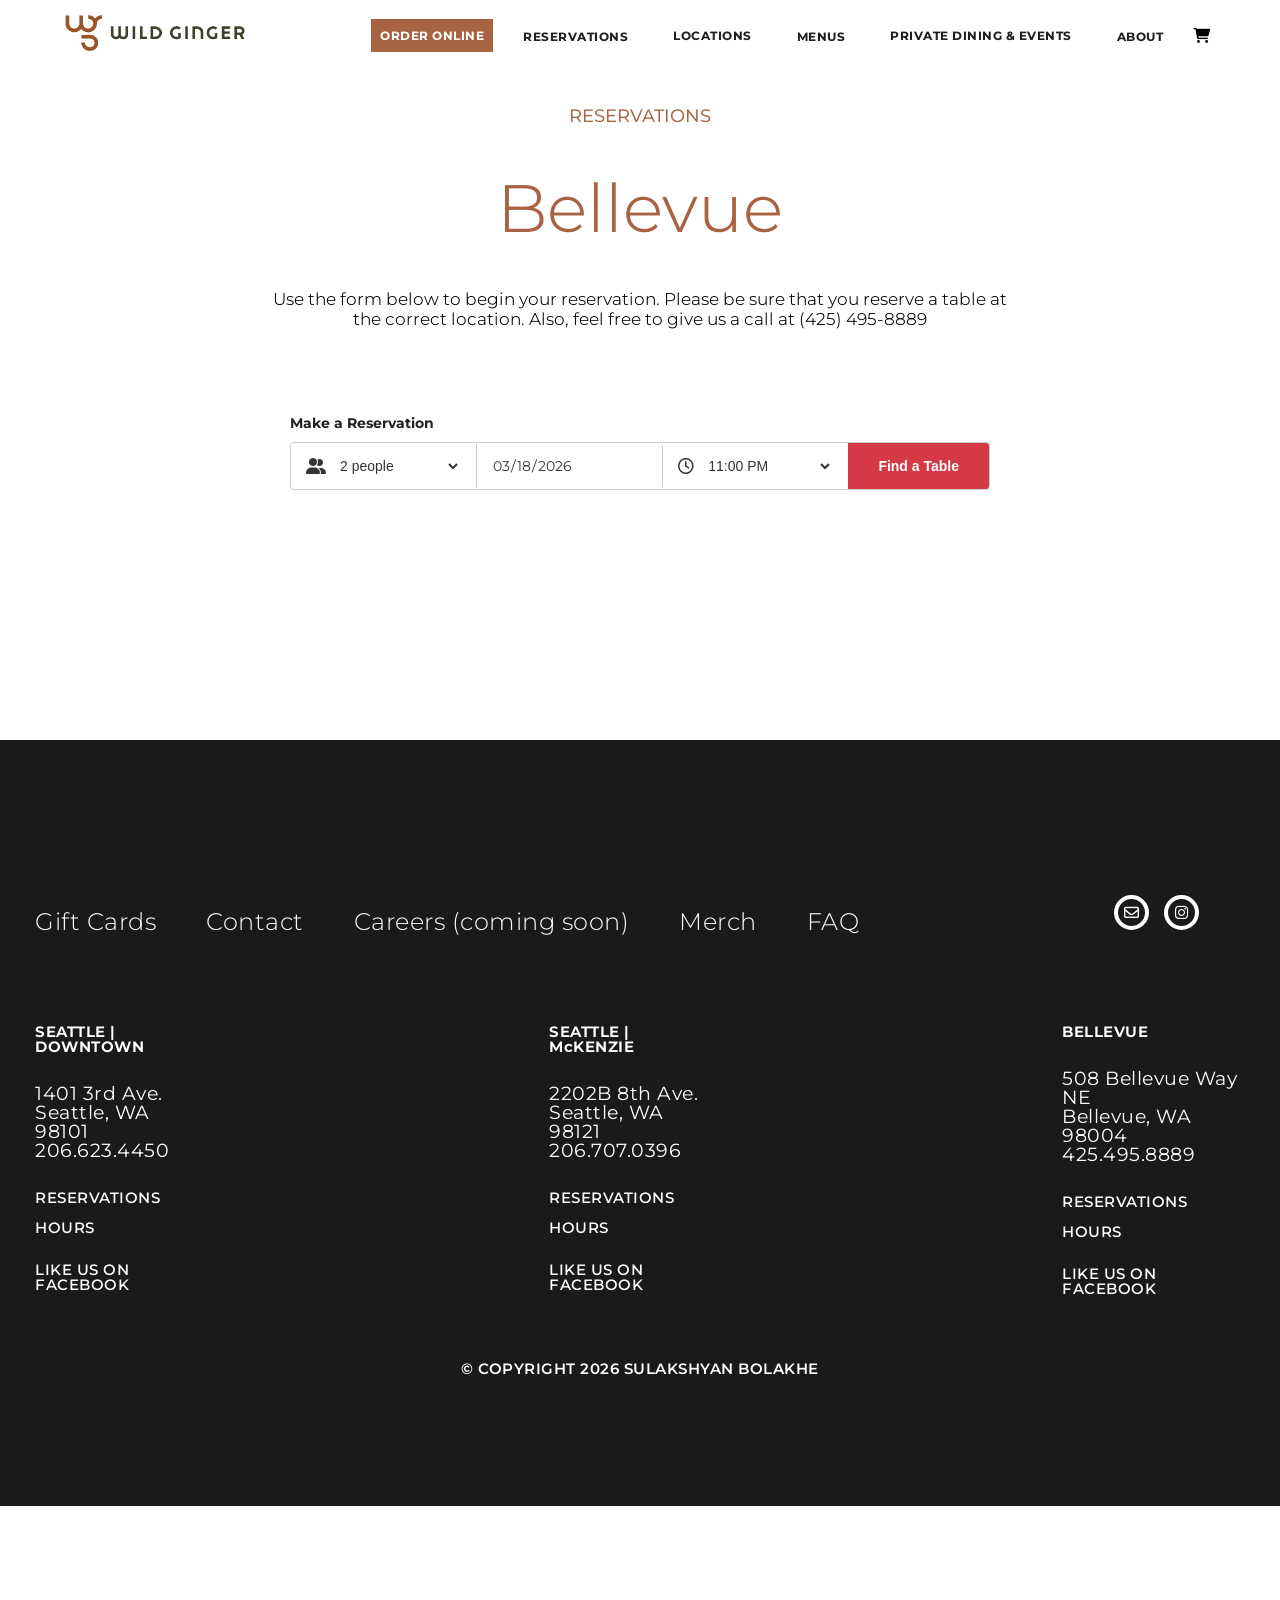
<file: pages/reservation/resesrvation-bellevue.html>
<!doctype html>
<html lang="en">
  <head>
    <meta charset="UTF-8" />
    <meta name="viewport" content="width=device-width, initial-scale=1.0" />
    <title>Reservations:Bellevue — Wild Ginger</title>
    <link rel="stylesheet" href="../../assets/css/reservation.css" />
    <link rel="stylesheet" href="../../assets/css/global.css">
    <link
      rel="stylesheet"
      href="https://cdnjs.cloudflare.com/ajax/libs/font-awesome/6.0.0/css/all.min.css"
    />
    <link rel="preconnect" href="https://fonts.googleapis.com" />
    <link rel="preconnect" href="https://fonts.gstatic.com" crossorigin />
    <link
      href="https://fonts.googleapis.com/css2?family=Montserrat:ital,wght@0,100..900;1,100..900&display=swap"
      rel="stylesheet"
    />
  </head>
  <body>
    <nav class="navbar">
      <div>
        <a href="../../index.html"><img src="../../assets/images/wg_logo.png" alt="logo" class="logo" /></a>
      </div>
      <div class="nav-items">
        <a href="#" class="order-btn">Order Online</a>
        <div class="dropdown">
          <span class="drop-link">Reservations</span>
          <div class="dropdown-content">
            <a href="reservation-downtown.html" class="active-location">Downtown</a>
            <a href="reservation-mckenzie.html">Mckenzie</a>
            <a href="resesrvation-bellevue.html">Bellevue</a>
          </div>
        </div>
        <a href="/pages/locations.html" class="nav-btn">Locations</a>
        <div class="dropdown">
          <span class="drop-link">Menus</span>
          <div class="dropdown-content">
            <a href="../menu/menu-downtown.html" class="active-location">Downtown</a>
            <a href="../menu/menu-mckenzie.html">Mckenzie</a>
            <a href="../menu/menu-bellevue.html">Bellevue</a>
          </div>
        </div>
        <a href="/pages/events.html" class="nav-btn">private dining & events</a>
        <div class="dropdown">
          <span class="drop-link">About</span>
          <div class="dropdown-content">
            <a href="../about/story.html" class="active-location">Story</a>
            <a href="../about/blog.html">Blog</a>
          </div>
        </div>
        <div><i class="fa-solid fa-cart-shopping"></i>&nbsp;</div>
      </div>
    </nav>
    <section>
      <div class="reservation-section">
        <div class="reservation-heading">
          <h1>Reservations</h1>
        </div>
        <div class="reservation-sub-heading">
          <h1>Bellevue</h1>
        </div>
        <p class="reservation-description">
          Use the form below to begin your reservation. Please be sure that you
          reserve a table at <br> the correct location. Also, feel free to give us a
          call at (425) 495-8889
        </p>
      </div>
    </section>
    <section>
      <div class="reservation-bar-container">
        <p class="res-title">Make a Reservation</p>
        <form class="res-bar">
          <div class="res-group">
            <i class="fa-solid fa-user-group"></i>
            <select>
              <option>1 person</option>
              <option selected>2 people</option>
              <option>3 people</option>
              <option>4 people</option>
              <option>5 people</option>
              <option>6 people</option>
              <option>7 people</option>
              <option>8 people</option>
              <option>9 people</option>
              <option>10 people</option>
              <option>11 people</option>
              <option>12 people</option>
              <option>13 people</option>
              <option>14 people</option>
              <option>15 people</option>
            </select>
          </div>
          <div class="res-group">
            <input type="date" class="native-datepicker" value="2026-03-18" />
          </div>
          <div class="res-group">
            <i class="fa-regular fa-clock"></i>
            <select>
              <option>10:00 PM</option>
              <option selected>11:00 PM</option>
              <option>11:30 PM</option>
            </select>
          </div>
          <button type="submit" class="find-table-btn">Find a Table</button>
        </form>
      </div>
    </section>
    <section id="footer">
      <div class="footer-container">
        <div class="footer-content">
          <div class="footer-link">
            <a href="#">Gift Cards</a>
            <a href="#">Contact</a>
            <p>Careers (coming soon)</p>
            <a href="#">Merch</a>
            <a href="#">FAQ</a>
          </div>
          <div class="social-container">
            <a href="#" class="icon-link email-icon">
              <i class="fa-regular fa-envelope"></i>
            </a>
            <a href="#" class="icon-link instagram-icon">
              <i class="fa-brands fa-instagram"></i>
            </a>
          </div>
        </div>
        <div class="footer-branches">
          <div class="branch-container">
            <div class="branch-link">
              <a href="#">SEATTLE | DOWNTOWN</a>
            </div>
            <div class="branch-info">
              <p>1401 3rd Ave. <br>
                Seattle, WA 98101 <br>
                206.623.4450</p>
            </div>
            <div class="footer-reservation">
                <a href="reservation-downtown.html">RESERVATIONS</a
                >
                <a href="#"class="reservation-link">HOURS</a>
                <a href="#">Like Us on facebook</a>
            </div>
          </div>
          <div class="branch-container">
            <div class="branch-link">
              <a href="#">SEATTLE | McKENZIE</a>
            </div>
            <div class="branch-info">
              <p>2202B 8th Ave.<br>
                Seattle, WA 98121<br>
                206.707.0396
              </p>
            </div>
            <div class="footer-reservation">
                <a href="reservation-mckenzie.html">RESERVATIONS</a
                >
                <a href="#"class="reservation-link">HOURS</a>
                <a href="#">Like Us on facebook</a>
            </div>
          </div>
          <div class="branch-container">
            <div class="branch-link">
              <a href="#">BELLEVUE</a>
            </div>
            <div class="branch-info">
              <p>508 Bellevue Way NE<br>
                Bellevue, WA 98004<br>
                425.495.8889
              </p>
            </div>
            <div class="footer-reservation">
                <a href="resesrvation-bellevue.html">RESERVATIONS</a
                >
                <a href="#"class="reservation-link">HOURS</a>
                <a href="#">Like Us on facebook</a>
            </div>
          </div>
        </div>
        <div class="copyright-section">
          <p>© COPYRIGHT 2026 Sulakshyan Bolakhe</p>
        </div>
      </div>
    </section>
    <section class="footer-end">
      <div></div>
    </section>
  </body>
</html>
</file>
<file: assets/css/style.css>
#index-page-content {
  max-width: 1500px;
  margin: auto;
  padding: 60px 17px;
}
.top-image {
  max-width: 1300px;
  margin: auto;
  padding-left: 17px;
  padding-right: 17px;
  padding-bottom: 20px;
  text-align: center;
}
.top-img {
  width: 100%;
  max-width: 1500px;
  height: auto;
  display: block;
  margin: 0 auto;
  border-radius: 5px;
}

#info-section {
  justify-content: center;
  text-align: center;
}

.info-wrapper {
  display: flex;
  flex-direction: column;
}

.about-title {
  font-family: "Montserrat", sans-serif;
  font-weight: 300;
  color: #a86343;
  font-size: 47px;
  text-align: center;
  letter-spacing: 0.5px;
  line-height: 1.2;
  padding-bottom: 5px;
}

.inquiry-content {
  font-family: "Montserrat", sans-serif;
  font-weight: 700;
  color: #000000;
  font-size: 17px;
  text-align: center;
  letter-spacing: 0.5px;
  line-height: 1.3;
  padding-top: 10px;
  padding-bottom: 10px;
}

.inquiry-link {
  font-family: "Montserrat", sans-serif;
  font-weight: 700;
  color: #a86343;
  font-size: 17px;
  text-align: center;
  letter-spacing: 0.5px;
  line-height: 1.3;
  padding-top: 10px;
  padding-bottom: 10px;
}

.delivery-info {
  font-family: "Montserrat", sans-serif;
  font-weight: 700;
  color: #000000;
  font-size: 17px;
  text-align: center;
  letter-spacing: 0.5px;
  line-height: 1.3;
  padding-top: 10px;
  padding-bottom: 10px;
}

.location-Bellevue {
  padding-top: 10px;
  padding-bottom: 10px;
}
.location-Bellevue a {
  color: #a86343;
}

.location-Bellevue a:hover{
  color: #c7937b;
}
.delivery-location {
  font-family: "Montserrat", sans-serif;
  font-weight: 700;
  color: #000000;
  font-size: 17px;
  text-align: center;
  letter-spacing: 0.5px;
  line-height: 1.3;
  padding-top: 10px;
  padding-bottom: 10px;
}
.location-McKenzie {
  padding-top: 10px;
  padding-bottom: 15px;
}

.location-McKenzie a {
  color: #a86343;
}

.location-McKenzie a:hover{
  color: #c7937b;
}

.order-info {
  font-family: "Montserrat", sans-serif;
  font-weight: 400;
  color: #000000;
  font-size: 17px;
  text-align: center;
  letter-spacing: 0.5px;
  line-height: 1.7;
  padding-top: 10px;
  padding-bottom: 25px;
}

.image-wrapper {
  padding-top: 20px;
  padding-bottom: 70px;
}

.gift-card-section {
  background-image: url("../images/background.jpg");
  background-position: center;
  background-repeat: no-repeat;
  background-color: #fff;
  text-align: center;
  font-family: "Montserrat", sans-serif;
  padding-bottom: 200px;
}

.gift-container {
  height: auto;
}
.tagline-thin {
  font-weight: 300;
  color: #a86343;
  font-size: 28px;
  margin-bottom: 30px;
}
.card-display img {
  width: 100%;
  max-width: 600px;
  height: auto;
  margin-bottom: 25px;
}

.gift-description {
  color: #000000;
  font-weight: 700;
  font-size: 18px;
  margin-bottom: 40px;
}

.purchase-btn {
  display: inline-block;
  padding: 18px 40px;
  border: 1px solid #a86343;
  color: #333;
  text-decoration: none;
  text-transform: uppercase;
  font-weight: 700;
  letter-spacing: 2px;
  font-size: 13px;
  transition: all 0.3s ease;
}

.purchase-btn:hover {
  background-color: #a86343;
  color: white;
}

#reservation-section {
  position: relative;
  height: 50vh;
  background-image: url("../images/chinese_quisine.jpg");
  background-size: cover;
  background-position: center;
  background-attachment: fixed;
  display: flex;
  align-items: center;
  justify-content: center;
  color: white;
  font-family: "Montserrat", sans-serif;
}

.reservation-overlay {
  background-color: rgba(0, 0, 0, 0.5);
  width: 100%;
  height: 100%;
  display: flex;
  align-items: center;
  justify-content: center;
  text-align: center;
}

.reservation-content h1 {
  padding-top: 150px;
  font-weight: 300;
  font-size: 42px;
  line-height: 1.4;
  letter-spacing: 1px;
  margin-bottom: 40px;
}

.sub-heading {
  text-transform: uppercase;
  letter-spacing: 3px;
  font-weight: 700;
  font-size: 14px;
  margin-bottom: 20px;
}

.reservation-locations {
  display: flex;
  gap: 15px;
  justify-content: center;
  flex-wrap: wrap;
}

.outline-btn {
  text-decoration: none;
  color: white;
  border: 1px solid white;
  padding: 15px 25px;
  text-transform: uppercase;
  font-size: 13px;
  font-weight: 700;
  letter-spacing: 1px;
  transition: all 0.3s ease;
}

.outline-btn:hover {
  background-color: white;
  color: #a86343;
}

#food-info-wrapper{
  background-color: #EEF1F2;
}

.food-info-container{
  max-width: 1200px;
  display: flex;
  margin: auto;
  gap: 50px;
  padding-top: 240px;
  padding-bottom: 140px;
}
.ramen-image-container{
  padding: 10px;
}
.ramen-image{
  height: auto;
  width: 570px;
}

.food-info-content{
  padding-top: 95px;
  padding-bottom: 30px;
}
.food-info-title{
  font-family: "Montserrat", sans-serif;
  font-weight: 285;
  color: #a86343;
  font-size: 48px;
  letter-spacing: 0.1px;
  line-height: 1.7;
}

.food-info-subtitle{
  font-family: "Montserrat", sans-serif;
  font-weight: 400;
  color: #000000;
  font-size: 17px;
  letter-spacing: 0.1px;
  line-height: 1.7;
}

.food-menu{
  font-family: "Montserrat", sans-serif;
  font-weight: 400;
  color: #a86343;
  font-size: 17px;
  letter-spacing: 0.5px;
  line-height: 1.7;
  padding-top: 10px;
  padding-bottom: 10px;
}

.food-info-container a{
  color: #000000;
  font-family: "Montserrat", sans-serif;
  font-weight: 400;
  font-size: 17px;
  text-align: center;
  letter-spacing: 0.5px;
  line-height: 2;
  padding-top: 10px;
  padding-bottom: 20px;
}
.food-info-container a:hover{
  color: #a86343;
  transition: all 0.3s ease;
}


#spice-wrapper{
  max-width: 1200px;
  margin: auto;
  font-family: "Montserrat", sans-serif;
  padding-top: 105px;
  padding-bottom: 50px;
}

.spice-heading{
  color: #a86343;
  font-weight: 320;
  font-size: 49px;
  text-align: center;
  padding: 20px;
}

.spice-subheading{
  color: #000000;
  font-weight: 325;
  font-size: 19px;
  text-align: center;
  padding-bottom: 20px;
}

.spice-gallery-wrapper{
  max-width:1200px;
  margin:auto;
  padding:50px 0;
}
.spice-gallery-content{
  display:grid;
  grid-template-columns:repeat(3,1fr);
}
.spice-gallery-item img{
  width:100%;
  height:100%;
  object-fit:cover;
}

#private-dining-section{
  max-width: 1200px;
  margin: auto;
  font-family: "Montserrat", sans-serif;
  padding-top: 80px;
  padding-bottom: 50px;
}
.private-diner-content{
  display: flex;
  gap: 20px;
}

.diner-container{
  padding: 0px 17px 17px;
}

.private-diner-info{
  display: flex;
  flex-direction: column;
}

.info-private-diner{
  padding: 186.9px 93.45px 0px;
  align-items: center;
  text-align: center;
}

.private-dining-heading{
  color: #a86343;
  text-align: center;
  font-weight: 350;
  font-size: 27px;
}

.private-dining-subheading{
  color: #000000;
  text-align: center;
  font-weight: 350;
  padding-top: 30px;
  font-size: 18px;
}

.info-private-dining{
  padding: 30px;
}
.booking-btn {
  text-decoration: none;
  color: rgb(0, 0, 0);
  border: 1px solid #a86343;
  padding: 15px 25px;
  text-transform: uppercase;
  font-size: 13px;
  font-weight: 700;
  letter-spacing: 1px;
  transition: all 0.3s ease;
  display: inline-block;
}

.booking-btn:hover {
  color: white;
  background-color: #a86343;
}

.private-diner-img{
  width: 680px;
}

.dish-container{
  padding: 195px 17px 17px;
}
.private-diner-sal{
  width: 460px;
  height: 100%;
}

#wine-section {
  position: relative;
  height: 60vh;
  background-image: url("../images/wine.jpg");
  background-size: cover;
  background-position: center;
  background-attachment: fixed;
  display: flex;
  align-items: center;
  justify-content: center;
  color: white;
  font-family: "Montserrat", sans-serif;
}

.wine-overlay {
  background-color: rgba(0, 0, 0, 0.5);
  width: 100%;
  height: 100%;
  display: flex;
  align-items: center;
  justify-content: center;
  text-align: center;
}

.wine-program-content h1 {
  padding-top: 150px;
  font-weight: 450;
  font-size: 22px;
  line-height: 1;
  letter-spacing: 1px;
  margin-bottom: 40px;
}

.about-wine-program {
  display: flex;
  gap: 15px;
  justify-content: center;
  flex-wrap: wrap;
}

.outline-btn {
  text-decoration: none;
  color: white;
  border: 1px solid white;
  padding: 15px 25px;
  text-transform: uppercase;
  font-size: 13px;
  font-weight: 700;
  letter-spacing: 1px;
  transition: all 0.3s ease;
}

.outline-btn:hover {
  background-color: white;
  color: #a86343;
}

#Our-story-wrapper{
  background-color: #ffffff;
}

.Story-container{
  max-width: 1200px;
  display: flex;
  margin: auto;
  gap: 50px;
  padding: 135px 17px 17px;
}
.story-image-container{
  padding: 10px;
}
.story-image{
  height: auto;
  width: 570px;
}

.story-info-content{
  padding-top: 203px;
  padding-bottom: 30px;
}
.story-info-title{
  font-family: "Montserrat", sans-serif;
  font-weight: 327;
  color: #a86343;
  font-size: 48px;
  letter-spacing: 0.1px;
  line-height: 1.7;
}

.story-info{
  font-family: "Montserrat", sans-serif;
  font-weight: 400;
  color: #000000;
  font-size: 17px;
  letter-spacing: 0.1px;
  line-height: 1.7;
}

.story-button {
  padding-top: 35px;
  display: flex;
  gap: 15px;
  flex-wrap: wrap;
}

.story-btn {
  font-family: "Montserrat", sans-serif;
  text-decoration: none;
  color: rgb(0, 0, 0);
  border: 1px solid #a86343;
  padding: 15px 30px;
  text-transform: uppercase;
  font-size: 13px;
  font-weight: 700;
  letter-spacing: 1px;
  transition: all 0.3s ease;
}

.story-btn:hover {
  color: white;
  background-color: #a86343;
}


@media (max-width: 1024px) {

  .food-info-container,
  .Story-container,
  .private-diner-content {
    flex-direction: column;
    align-items: center;
    text-align: center;
  }

  .ramen-image,
  .story-image,
  .private-diner-img,
  .private-diner-sal {
    width: 100%;
    max-width: 500px;
  }

  .food-info-content,
  .story-info-content {
    padding-top: 40px;
  }

  .about-title {
    font-size: 36px;
  }

  .food-info-title,
  .story-info-title {
    font-size: 36px;
  }

  .spice-gallery-content {
    grid-template-columns: repeat(2, 1fr);
  }

  .info-private-diner {
    padding: 60px 20px 0px;
  }

  #reservation-section,
  #wine-section {
    background-attachment: scroll;
  }
}

@media (max-width: 768px) {

  #index-page-content {
    padding: 40px 12px;
  }

  .about-title {
    font-size: 28px;
  }

  .inquiry-content,
  .inquiry-link,
  .delivery-info,
  .delivery-location,
  .order-info {
    font-size: 15px;
  }

  .tagline-thin {
    font-size: 22px;
  }

  .gift-description {
    font-size: 16px;
  }

  .purchase-btn {
    padding: 14px 25px;
    font-size: 12px;
  }

  .reservation-content h1 {
    font-size: 28px;
    padding-top: 80px;
  }

  .food-info-container {
    padding-top: 100px;
    padding-bottom: 80px;
    gap: 20px;
  }

  .food-info-title {
    font-size: 28px;
  }

  .food-info-subtitle {
    font-size: 15px;
  }

  .spice-heading {
    font-size: 32px;
  }

  .spice-subheading {
    font-size: 16px;
  }

  .spice-gallery-content {
    grid-template-columns: 1fr;
  }

  .private-diner-content {
    flex-direction: column;
  }

  .info-private-diner {
    padding: 40px 15px 0px;
  }

  .dish-container {
    padding: 40px 15px;
  }

  .wine-program-content h1 {
    font-size: 18px;
    padding-top: 80px;
  }

  .Story-container {
    padding: 80px 15px;
  }

  .story-info-title {
    font-size: 28px;
  }

  .story-info {
    font-size: 15px;
  }

  .story-button {
    flex-direction: column;
    align-items: center;
  }
}
</file>
<file: assets/css/global.css>
* {
  box-sizing: border-box;
  margin: 0;
  padding: 0;
}

.navbar {
  background-color: #ffffff;
  display: flex;
  align-items: center;
  justify-content: space-between;
  padding: 15px 65px;
  position: sticky;
  top: 0;
  z-index: 100;
  font-family: "Montserrat", sans-serif;
  text-transform: uppercase;
  font-weight: 725;
  font-size: 15px;
  letter-spacing: 0.5px;
}

.logo {
  width: 180px;
}

.nav-items {
  display: flex;
  align-items: center;
  gap: 10px;
}

.order-btn {
  background-color: #a86343;
  color: #ffffff !important; 
  padding: 8px 8px;
  text-decoration: none;
  font-size: 12px;
  border: 1px solid #a86343;
  transition: all 0.3s ease;
}

.nav-btn,
.drop-link {
  color: #231f20;
  padding: 10px 15px;
  text-decoration: none;
  font-size: 12px;
  transition: color 0.3s ease;
}

.nav-btn:hover {
  color: #a86343;
}
.dropdown {
  position: relative;
  display: inline-block;
  padding: 5px;
}

.dropdown-content {
  display: none;
  position: absolute;
  background-color: white;
  min-width: 50px;
  box-shadow: 0px 10px 30px rgba(0, 0, 0, 0.1);
  z-index: 1;
  top: 100%;
  left: 50%;
  transform: translateX(-50%);
  padding: 10px 0px;
}

.dropdown:hover .dropdown-content {
  display: block;
}

.dropdown-content a {
  color: #231f20;
  padding: 12px 20px;
  text-decoration: none;
  display: block;
  text-align: center;
  font-size: 13px;
}

.dropdown-content a:hover {
  background-color: #fcfcfc;
  color: #a86343;
}

#footer-image-section{
  max-width:1200px;
  margin:auto;
  padding:50px 0;
}
.footer-gallery-wrapper{
  display:grid;
  grid-template-columns:repeat(4,1fr);
}
.gallery-item img{
  width:100%;
  height:100%;
  object-fit:cover;
}

#footer{
  background-color: #1a1a1a;
  font-family: "Montserrat", sans-serif;
  font-size: 15px;
  letter-spacing: 0.5px;
  line-height: 1;
  text-decoration: none;
}

.footer-container{
  margin: auto;
  max-width: 1600px;
  justify-content: space-between;
  padding: 95px 20px 80px;
}

.footer-content{
  display: flex;
  gap: 10px;
}
.footer-link{
  display: flex;
  justify-content: space-between;
  padding: 60px 230px 60px 0px;
  gap: 20px;
}

.footer-link p{
  color: #ffffff;
  text-decoration: none;
  padding: 15px;
  font-size: 24px;
  font-weight: 300;
}

.footer-link a{
  color: #ffffff;
  text-decoration: none;
  padding: 15px;
  font-size: 24px;
  font-weight: 300;
  transition: all 0.3s ease;
}

.footer-link a:hover {
  color: #a66344;
}

.social-container {
  display: flex;
  gap: 15px;
  background-color: #1a1a1a;
  padding: 60px 0px 0px;
}

.icon-link {
  width: 35px;
  height: 35px;
  border-radius: 50%;
  border: 4px solid white;
  display: flex;
  align-items: center;
  justify-content: center;
  color: white;
  text-decoration: none;
  transition: all 0.3s ease;
}


.icon-link:hover {
  background-color: #a66344;
  border-color: #a66344;
  color: #000;
}

.footer-branches{
  display: flex;
  gap: 315px;
  justify-content: left;
}

.branch-link{
  padding: 15px;
}
.branch-link a{
  color: #ffffff;
  text-decoration: none;
  font-size: 15px;
  font-weight: 670;
  transition: all 0.3s ease;
  padding: 0px 0px 20px;
}
.branch-link a:hover {
  color: #a66344;
}

.branch-info p{
  color: #ffffff;
  text-decoration: none;
  transition: all 0.3s ease;
  padding: 15px;
  font-size: 19px;
}
.footer-reservation{
  display: flex;
  flex-direction: column;
  gap: 15px;
  padding: 15px;
}

.reservation-link{
  padding-bottom: 12px;
}
.footer-reservation a{
  color: #ffffff;
  text-decoration: none;
  text-transform: uppercase;
  font-size: 15px;
  font-weight: 550;
  transition: all 0.3s ease;
}
.footer-reservation a:hover {
  color: #a66344;
}

.copyright-section{
  color: #ffffff;
  text-align: center;
  padding: 50px 10px 50px;
  text-transform: uppercase;
  font-weight: 600;
}

.footer-end{
  padding: 80px;
}

@media (max-width: 1024px) {

  .navbar {
    padding: 15px 30px;
  }

  .logo {
    width: 140px;
  }

  .nav-items {
    gap: 5px;
  }

  .nav-btn,
  .drop-link {
    padding: 8px 10px;
    font-size: 11px;
  }

  .footer-gallery-wrapper {
    grid-template-columns: repeat(2, 1fr);
  }

  .footer-content {
    flex-direction: column;
    gap: 40px;
  }

  .footer-link {
    padding: 40px 0;
    flex-wrap: wrap;
    justify-content: center;
  }

  .footer-branches {
    gap: 100px;
    flex-wrap: wrap;
  }

  .footer-container {
    padding: 60px 20px;
  }

  .footer-end {
    padding: 40px;
  }
}

@media (max-width: 768px) {


  .navbar {
    padding: 15px 20px;
    flex-direction: column;
    align-items: flex-start;
    gap: 10px;
  }

  .nav-items {
    flex-direction: column;
    width: 100%;
    align-items: flex-start;
    gap: 5px;
  }

  .nav-btn,
  .drop-link,
  .order-btn {
    width: 100%;
    display: block;
    padding: 10px;
  }

  .dropdown-content {
    position: static;
    transform: none;
    box-shadow: none;
    display: none;
    width: 100%;
  }

  .dropdown:hover .dropdown-content {
    display: block;
  }


  .footer-gallery-wrapper {
    grid-template-columns: 1fr;
  }

  .footer-link {
    flex-direction: column;
    align-items: center;
    padding: 30px 0;
  }

  .footer-link p,
  .footer-link a {
    font-size: 18px;
    padding: 10px;
  }

  .social-container {
    justify-content: center;
    padding: 30px 0;
  }

  .footer-branches {
    flex-direction: column;
    gap: 30px;
    align-items: center;
  }

  .branch-info p {
    font-size: 16px;
    text-align: center;
  }

  .footer-reservation {
    align-items: center;
    text-align: center;
  }

  .copyright-section {
    font-size: 12px;
    padding: 30px 10px;
  }

  .footer-end {
    padding: 30px 15px;
  }
}
</file>
<file: assets/css/events.css>
#dining-section {
  position: relative;
  height: 72vh;
  background-image: url("../images/2TzTTY5l.jpg");
  background-size: cover;
  background-position: center;
  background-attachment: fixed;
  display: flex;
  align-items: center;
  justify-content: center;
  color: white;
  font-family: "Montserrat", sans-serif;
}

.dining-overlay {
  background-color: rgba(0, 0, 0, 0.5);
  width: 100%;
  height: 100%;
  display: flex;
  align-items: center;
  justify-content: center;
  text-align: center;
}

.diner-heading h1 {
  padding-top: 150px;
  font-weight: 300;
  font-size: 72px;
  line-height: 1;
  letter-spacing: 1px;
  margin-bottom: 40px;
}

#private-dining{
    max-width: 1200px;
    margin: auto;
    font-family: "Montserrat", sans-serif;
    padding:100px 0px 35px;
}
.diner-info p{
  text-align: center;
  font-weight: 700;
}
.dining-links{
  padding: 20px 20px 20px;
  display: flex;
  flex-direction: column;
  text-align: center;
}
.dining-links a{
  font-size: 54px;
  font-weight: 300;
  margin-top: 44.82px;
  text-decoration: underline;
  text-decoration-color: #f0af91;
  color: #a86343;
}

.dining-links a:hover{
  color: #f0af91;
  transition: 0.3s ease;
}

.diner-event{
  width: 69.994%;
  margin-right: auto;
  margin-left: auto;
}
.diner-event-title{
  font-weight: 300 !important;
  margin-bottom: .5em;
  color: #a86343;
  text-align: center;
  font-size: 54px;
}
.diner-event-subtitle{
  font-weight: 350 !important;
  margin-bottom: .5em;
  font-size: 18px;
  color: #000000;
  text-align: center;
  padding-bottom: 10px;
}
#event-request{
    max-width: 1200px;
    margin: auto;
    font-family: "Montserrat", sans-serif
}
#qualities-section{
    max-width: 1200px;
    margin: auto;
    font-family: "Montserrat", sans-serif
}
.display-img{
    height: 100%;
    width: 1200px;
}
.event-button {
  text-align: center;
  padding: 35px 500px 20px;
  display: flex;
  gap: 15px;
}

.event-btn {
  font-family: "Montserrat", sans-serif;
  text-decoration: none;
  color: rgb(0, 0, 0);
  border: 1px solid #a86343;
  padding: 15px 30px;
  text-transform: uppercase;
  font-size: 13px;
  font-weight: 700;
  letter-spacing: 1px;
  transition: all 0.3s ease;
  text-align: center;
  align-items: center;
}

.event-btn:hover {
  color: white;
  background-color: #a86343;
}

.download-button {
  text-align: center;
  padding: 35px 400px 20px;
  display: flex;
  gap: 15px;
}

.download-btn {
  font-family: "Montserrat", sans-serif;
  text-decoration: none;
  color: rgb(0, 0, 0);
  border: 1px solid #a86343;
  padding: 15px 30px;
  text-transform: uppercase;
  font-size: 13px;
  font-weight: 700;
  letter-spacing: 1px;
  transition: all 0.3s ease;
  text-align: center;
  align-items: center;
}

.download-btn:hover {
  color: white;
  background-color: #a86343;
}

.quality-wrapper{
    display: flex;
    gap: 0px;
}
.quality-container{
  padding: 17px;
}
.quality-img{
    width: 380px;
    height: 100%;
}
.quality-text{
  padding-top: 10px;
  text-transform: none;
  font-weight: 400;
  letter-spacing: 0em;
  font-size: 20px;
  font-family: Montserrat;
  line-height: 1.5em;
  font-style: normal;
  color: #281e15;
}
.quality-text h1{
  font-family: Montserrat;
  font-weight: 400;
  font-size: 24px;
  font-style: normal;
  line-height: 1.2em;
  text-align: left;
  color: #a65e3f;
  margin-bottom: 16px;
}
.quality-text p{
  font-family: Montserrat;
  font-weight: 400;
  font-size: 17px;
  font-style: normal;
  line-height: 1.2em;
  text-align: left;
  color: #000000;
  margin-bottom: 16px;
}

@media (max-width: 1024px) {

  #dining-section {
    height: 60vh;
    background-attachment: scroll;
  }

  .diner-heading h1 {
    font-size: 48px;
    padding-top: 100px;
  }

  .dining-links a {
    font-size: 36px;
    margin-top: 25px;
  }

  .diner-event {
    width: 90%;
  }

  .diner-event-title {
    font-size: 40px;
  }

  .display-img {
    width: 100%;
    height: auto;
  }

  .event-button,
  .download-button {
    padding: 30px 20px;
    justify-content: center;
    flex-wrap: wrap;
  }

  .quality-wrapper {
    flex-wrap: wrap;
    justify-content: center;
  }

  .quality-img {
    width: 100%;
    max-width: 300px;
  }
}


@media (max-width: 768px) {

  #dining-section {
    height: 50vh;
  }

  .diner-heading h1 {
    font-size: 32px;
    padding-top: 70px;
  }

  #private-dining {
    padding: 60px 15px 30px;
  }

  .dining-links a {
    font-size: 24px;
    margin-top: 15px;
  }

  .diner-event {
    width: 100%;
  }

  .diner-event-title {
    font-size: 28px;
  }

  .diner-event-subtitle {
    font-size: 15px;
  }

  .display-img {
    width: 100%;
  }

  .event-button,
  .download-button {
    flex-direction: column;
    align-items: center;
    padding: 20px 15px;
  }

  .event-btn,
  .download-btn {
    width: 100%;
    text-align: center;
    padding: 14px;
  }

  .quality-wrapper {
    flex-direction: column;
    align-items: center;
  }

  .quality-container {
    padding: 10px;
    text-align: center;
  }

  .quality-img {
    width: 100%;
  }

  .quality-text h1,
  .quality-text p {
    text-align: center;
  }

  .quality-text {
    font-size: 16px;
  }
}
</file>
<file: assets/css/locations.css>
#location-header-section {
  position: relative;
  height: 72vh;
  background-image: url("../images/QH6dUert.jpg");
  background-size: cover;
  background-position: center;
  background-attachment: fixed;
  display: flex;
  align-items: center;
  justify-content: center;
  color: white;
  font-family: "Montserrat", sans-serif;
}

.location-overlay {
  background-color: rgba(0, 0, 0, 0.5);
  width: 100%;
  height: 100%;
  display: flex;
  align-items: center;
  justify-content: center;
  text-align: center;
}

.location-heading h1 {
  padding-top: 150px;
  font-weight: 300;
  font-size: 72px;
  line-height: 1;
  letter-spacing: 1px;
  margin-bottom: 40px;
}
.branch-introduction{
    max-width: 1200px;
    margin: auto;
    font-family: "Montserrat", sans-serif;
    text-align: center;
    padding: 100px 17px 70px;
}
.branch-quicklink{
    font-family: "Montserrat", sans-serif;
    max-width: 425px;
    margin: auto;
    text-align: center;
    padding-top: 20px;
    border-top: 2px #bbbbbb solid;
    display: flex;
    flex-direction: row;
    gap: 17px;
}
.branch-quicklink a{
    color: #a86343;
    text-decoration: none;
    text-align: center;
}
.branch-quicklink a:hover{
    color: #ce9c85;
    transition: 0.3s ease;
}
#locations-wrapper{
  background-color: #ffffff;
  font-family: "Montserrat", sans-serif;
}

.branch{
  max-width: 1200px;
  display: flex;
  margin: auto;
  gap: 50px;
  padding: 135px 17px 17px;
}
.branch-image-container{
  padding: 10px 10px 10px 0px;
}
.branch-image{
  height: auto;
  width: 570px;
}

.branch-info-content{
  padding-top: 203px;
  padding-bottom: 30px;
}
.branch-info-title{
  font-weight: 327;
  color: #a86343;
  font-size: 48px;
  letter-spacing: 0.1px;
  line-height: 1;
  margin-bottom: 18px;
  text-align: left;
}
.branch-info-subtitle{
  font-weight: 500;
  color: #a86343;
  font-size: 20px;
  letter-spacing: 1px;
  line-height: 1;
  text-transform: uppercase;
  text-align: left;
  margin-bottom: 20px;
}

.branch-description{
  font-weight: 400;
  color: #000000;
  font-size: 17px;
  letter-spacing: 0.1px;
  line-height: 1.5;
  text-align: left;
  margin-bottom: 20px;
}
.branch-address{
  font-weight: 400;
  color: #000000;
  font-size: 17px;
  letter-spacing: 0.1px;
  line-height: 1.5;
  text-align: left;
  margin-bottom: 20px;
}

.branch-address a{
    text-decoration: underline;
    text-decoration-color: #c08b73;
    color: #000000;
}

.branch-address a:hover{
    text-decoration: underline;
    text-decoration-color: #c08b73;
    color: #a86343;
}
.branch-button {
  padding-top: 35px;
  display: flex;
  gap: 15px;
  flex-wrap: wrap;
}

.branch-btn {
  text-decoration: none;
  color: rgb(0, 0, 0);
  border: 1px solid #a86343;
  padding: 15px 30px;
  text-transform: uppercase;
  font-size: 13px;
  font-weight: 700;
  letter-spacing: 1px;
  transition: all 0.3s ease;
}

.branch-btn:hover {
  color: white;
  background-color: #a86343;
}

@media (max-width: 1024px) {

  #location-header-section {
    height: 60vh;
    background-attachment: scroll;
  }

  .location-heading h1 {
    font-size: 48px;
    padding-top: 100px;
  }

  .branch-introduction {
    padding: 70px 20px 50px;
  }

  .branch-quicklink {
    flex-wrap: wrap;
    justify-content: center;
    gap: 10px;
  }

  .branch {
    flex-direction: column;
    align-items: center;
    text-align: center;
    padding: 80px 20px;
  }

  .branch-image {
    width: 100%;
    max-width: 500px;
  }

  .branch-info-content {
    padding-top: 40px;
  }

  .branch-info-title {
    font-size: 36px;
    text-align: center;
  }

  .branch-info-subtitle,
  .branch-description,
  .branch-address {
    text-align: center;
  }
}

@media (max-width: 768px) {

  #location-header-section {
    height: 50vh;
  }

  .location-heading h1 {
    font-size: 32px;
    padding-top: 70px;
  }

  .branch-introduction {
    padding: 50px 15px 40px;
  }

  .branch-quicklink {
    flex-direction: column;
    gap: 8px;
  }

  .branch {
    padding: 60px 15px;
    gap: 20px;
  }

  .branch-image {
    width: 100%;
  }

  .branch-info-title {
    font-size: 26px;
  }

  .branch-info-subtitle {
    font-size: 16px;
  }

  .branch-description,
  .branch-address {
    font-size: 15px;
  }

  .branch-button {
    flex-direction: column;
    align-items: center;
  }

  .branch-btn {
    width: 100%;
    text-align: center;
    padding: 14px;
  }
}
</file>
<file: assets/css/about.css>
#about-page-section {
  position: relative;
  height: 57vh;
  background-image: url("../images/story-head.jpg");
  background-size: cover;
  background-position: center;
  background-attachment: fixed;
  display: flex;
  align-items: center;
  justify-content: center;
  color: white;
  font-family: "Montserrat", sans-serif;
}

.about-page-overlay {
  background-color: rgba(0, 0, 0, 0.5);
  width: 100%;
  height: 100%;
  display: flex;
  align-items: center;
  justify-content: center;
  text-align: center;
}

.story-heading h1 {
  padding-top: 150px;
  font-weight: 300;
  font-size: 72px;
  line-height: 1;
  letter-spacing: 1px;
  margin-bottom: 40px;
}

.history-description{
  max-width: 1480px;
  margin-left: auto;
  margin-right: auto;
  padding: 130px 80px;
}

.history-description p{
  text-align: center;
  font-family: 'Montserrat';
  text-transform: none;
  font-weight: 400;
  letter-spacing: 0em;
  font-size: 20px;
  line-height: 1.5em;
  font-style: normal;
  color: #281e15;
}


.story{
  font-family: 'Montserrat';
  max-width: 1200px;
  display: flex;
  margin: auto;
  gap: 60px;
  padding: 0px 17px 17px;
}
.story-image-container{
  padding: 10px 10px 10px 0px;
}
.story-image{
  height: auto;
  width: 550px;
}

.story-info-content{
  padding-top: 300px;
  padding-bottom: 30px;
}
.story-description{
  font-weight: 400;
  color: #000000;
  font-size: 20px;
  letter-spacing: 0.1px;
  line-height: 1.5;
  text-align: left;
  margin-bottom: 20px;
}

.story-address{
    text-decoration: underline;
    text-decoration-color: #c08b73;
    color: #000000;
}
.story-address:hover{
    text-decoration: underline;
    text-decoration-color: #c08b73;
    color: #a86343;
}

@media (max-width: 1024px) {

  #about-page-section {
    height: 50vh;
    background-attachment: scroll;
  }

  .story-heading h1 {
    font-size: 48px;
    padding-top: 100px;
  }

  .history-description {
    padding: 80px 40px;
  }

  .history-description p {
    font-size: 18px;
  }

  .story {
    flex-direction: column;
    align-items: center;
    text-align: center;
    gap: 40px;
  }

  .story-image {
    width: 100%;
    max-width: 500px;
  }

  .story-info-content {
    padding-top: 40px;
  }

  .story-description {
    text-align: center;
  }
}

@media (max-width: 768px) {

  #about-page-section {
    height: 45vh;
  }

  .story-heading h1 {
    font-size: 32px;
    padding-top: 70px;
  }

  .history-description {
    padding: 60px 20px;
  }

  .history-description p {
    font-size: 16px;
  }

  .story {
    padding: 0 15px;
    gap: 20px;
  }

  .story-image {
    width: 100%;
  }

  .story-description {
    font-size: 15px;
  }
}
</file>
<file: assets/css/menu.css>
#menu-header-section {
  position: relative;
  height: 72vh;
  background-image: url("../images/signdish.jpg");
  background-size: cover;
  background-position: center;
  background-attachment: fixed;
  display: flex;
  align-items: center;
  justify-content: center;
  color: white;
  font-family: "Montserrat", sans-serif;
}

.menu-overlay {
  background-color: rgba(0, 0, 0, 0.5);
  width: 100%;
  height: 100%;
  display: flex;
  align-items: center;
  justify-content: center;
  text-align: center;
}

.menu-heading h1 {
  padding-top: 150px;
  font-weight: 300;
  font-size: 72px;
  line-height: 1;
  letter-spacing: 1px;
  margin-bottom: 40px;
}

.menu-description{
  max-width: 1480px;
  margin-left: auto;
  margin-right: auto;
  padding: 150px 100px;
}
.menu-description p{
  text-align: center;
  font-family: 'Montserrat';
  text-transform: none;
  font-weight: 400;
  letter-spacing: 0em;
  font-size: 20px;
  line-height: 1.5em;
  font-style: normal;
  color: #281e15;
}

#menu-wrapper {
  background-color: #F0F4F5;
  padding: 100px;
}

.menu-container {
  max-width: 1200px;
  background-color: #ffffff;
  margin: auto;
  padding: 5vw;
  border-top: 3px solid #D9D9D9;
  border-radius: 2px;
  text-align: center;
  font-family: 'Montserrat', sans-serif;
}

.tab-content {
  display: block;
}

.menu-grid {
  margin-bottom: 80px;
}

.menu-types {
  max-width: 970px;
  margin: auto;
  padding: 50px 30px;
  display: grid;
  grid-template-columns: repeat(2, 1fr);
  text-align: left;
  gap: 50px;
}


.menu-item {
  position: relative;
}


.menu-item .price {
  float: right;
  font-weight: 500;
}

.category-title {
  color: #a65e3f;
  font-weight: 300;
  text-transform: lowercase;
  font-size: 40px;
  padding-top: 30px;
  line-height: 1.15;
  margin-bottom: 10px;
}


.category-desc {
  max-width: 840px;
  margin: auto;
  text-align: center;
  font-size: 0.85em;
  line-height: 1.4em;
  padding-bottom: 20px;
}


.category-subtitle {
  font-size: 0.85em;
  color: #666;
  margin-bottom: 20px;
}

@media (max-width: 768px) {
  .menu-types {
    grid-template-columns: 1fr;
    gap: 30px;
  }

  #menu-wrapper {
    padding: 50px 20px;
  }
}

.menu-image-disp{
  padding: 165px 0px 165px;
  max-width: 1210px;
  margin: auto;
}
.menu-image-disp img{
  align-items: center;
  height: auto;
  width: 1210px;
}

.wine-link{
  text-align: center;
  font-size: .95em;
  line-height: 1.4em;
  padding-bottom: 10px;
  color: #333;
  text-decoration:underline;
  text-decoration-color: #a65e3f;
}

#wine-wrapper{
  background-color: #ffffff;
}

.wine-container{
  max-width: 1200px;
  display: flex;
  margin: auto;
  gap: 50px;
  padding: 135px 17px 150px;
}
.wine-image-container{
  padding: 10px;
}
.wine-image{
  height: auto;
  width: 570px;
}

.wine-info-content{
  padding-top: 203px;
  padding-bottom: 30px;
}
.wine-info-title{
  font-family: "Montserrat", sans-serif;
  font-weight: 327;
  color: #a86343;
  font-size: 48px;
  letter-spacing: 0.1px;
  line-height: 1.7;
}

.wine-info{
  font-family: "Montserrat", sans-serif;
  font-weight: 400;
  color: #000000;
  font-size: 17px;
  letter-spacing: 0.1px;
  line-height: 1.7;
}

.wine-button {
  padding-top: 35px;
  display: flex;
  gap: 15px;
  flex-wrap: wrap;
}

.wine-btn {
  font-family: "Montserrat", sans-serif;
  text-decoration: none;
  color: rgb(0, 0, 0);
  border: 1px solid #a86343;
  padding: 15px 30px;
  text-transform: uppercase;
  font-size: 13px;
  font-weight: 700;
  letter-spacing: 1px;
  transition: all 0.3s ease;
}

.wine-btn:hover {
  color: white;
  background-color: #a86343;
}

#menu-info-wrapper{
  background-color: #EEF1F2;
}

.menu-info-container{
  max-width: 1200px;
  display: flex;
  margin: auto;
  gap: 50px;
  padding-top: 240px;
  padding-bottom: 140px;
}
.menu-image-container{
  padding: 10px;
}
.menu-image{
  height: auto;
  width: 570px;
}

.menu-info-content{
  padding-top: 95px;
  padding-bottom: 30px;
}
.menu-info-title{
  font-family: "Montserrat", sans-serif;
  font-weight: 285;
  color: #a86343;
  font-size: 48px;
  letter-spacing: 0.1px;
  line-height: 1.7;
}

.menu-info-container a{
  color: #000000;
  font-family: "Montserrat", sans-serif;
  font-weight: 400;
  font-size: 17px;
  text-align: center;
  letter-spacing: 0.5px;
  line-height: 2;
  padding-top: 10px;
  padding-bottom: 20px;
  text-decoration: underline;
  text-decoration-color: #c58d54;
}
.menu-info-container a:hover{
  color: #a86343;
  transition: all 0.3s ease;
}

@media (max-width: 1024px) {

  #menu-header-section {
    height: 60vh;
    background-attachment: scroll;
  }

  .menu-heading h1 {
    font-size: 48px;
    padding-top: 100px;
  }

  .menu-description {
    padding: 80px 40px;
  }

  .menu-description p {
    font-size: 18px;
  }

  #menu-wrapper {
    padding: 60px 30px;
  }

  .menu-types {
    grid-template-columns: 1fr;
    gap: 40px;
  }

  .tab-labels {
    margin-bottom: 3em;
  }

  .menu-image-disp img {
    width: 100%;
  }

  .wine-container,
  .menu-info-container {
    flex-direction: column;
    align-items: center;
    text-align: center;
  }

  .wine-image,
  .menu-image {
    width: 100%;
    max-width: 500px;
  }

  .wine-info-content,
  .menu-info-content {
    padding-top: 40px;
  }
}

@media (max-width: 768px) {

  #menu-header-section {
    height: 50vh;
  }

  .menu-heading h1 {
    font-size: 32px;
    padding-top: 70px;
  }

  .menu-description {
    padding: 60px 20px;
  }

  .menu-description p {
    font-size: 16px;
  }

  #menu-wrapper {
    padding: 40px 15px;
  }

  .menu-container {
    padding: 25px 15px;
  }

  .tab-labels {
    display: flex;
    flex-direction: column;
    gap: 10px;
    padding: 10px;
  }

  .tab-labels label {
    display: block;
    padding: 10px;
  }

  .menu-types {
    padding: 40px 15px;
    gap: 25px;
  }

  .category-title {
    font-size: 26px !important;
  }

  .category-desc {
    font-size: 14px;
  }

  .menu-image-disp {
    padding: 80px 0;
  }

  .menu-image-disp img {
    width: 100%;
  }

  .wine-container {
    padding: 80px 15px;
  }

  .wine-info-title {
    font-size: 28px;
  }

  .wine-info {
    font-size: 15px;
  }

  .wine-button {
    flex-direction: column;
    align-items: center;
  }

  .menu-info-container {
    padding-top: 100px;
    padding-bottom: 80px;
    gap: 20px;
  }

  .menu-info-title {
    font-size: 28px;
  }

  .menu-info-container a {
    font-size: 15px;
  }
}
</file>
<file: assets/css/reservation.css>
.reservation-section{
    padding: 35px 50px  50px 50px;
    align-items: center;
    text-align: center;
}

.reservation-heading{
  padding-top: 0px;
  padding-bottom: 40px;
}

.reservation-heading h1{
    position: relative;
    color: #a86343;
    font-family: 'Montserrat';
    font-weight: 450;
    font-size: 18px;
    text-transform: uppercase;
}

.reservation-sub-heading{
  padding-top: 0px;
  padding-bottom: 40px;
}

.reservation-sub-heading h1{
    position: relative;
    color: #a86343;
    font-family: 'Montserrat';
    font-weight: 330;
    font-size: 67px;
}

.reservation-description{
    position: relative;
    color: #000000;
    font-family: 'Montserrat';
    font-weight: 350;
    font-size: 17px;
    padding-top: 0px;
    padding-bottom: 0px;
}

.reservation-bar-container {
    max-width: 700px;
    margin: 35px auto 250px;
    font-family: 'Montserrat', sans-serif;
}

.res-title {
    font-size: 14px;
    font-weight: 700;
    color: #231F20;
    margin-bottom: 10px;
    text-align: left;
}

.res-bar {
    display: flex;
    align-items: center;
    border: 1px solid #ccc;
    border-radius: 4px;
    overflow: hidden;
}

.res-group {
    position: relative;
    display: flex;
    align-items: center;
    padding: 12px 15px;
    flex: 1;
    background: white;
    
}

.res-group + .res-group {
    border-left: 1px solid #ccc;
}

.res-group i {
    color: #333;
    margin-right: 10px;
    font-size: 16px;
}

.res-group select, 
.res-group input {
    border: none;
    outline: none;
    width: 100%;
    font-size: 14px;
    color: #333;
    background: transparent;
    cursor: pointer;
}

.find-table-btn {
    background-color: #D63946;
    color: white;
    border: none;
    padding: 15px 30px;
    font-weight: 700;
    font-size: 14px;
    cursor: pointer;
    white-space: nowrap;
    transition: background 0.3s;
}

.find-table-btn:hover {
    background-color: #b52b37;
}

.native-datepicker {
    border: none;
    outline: none;
    background: transparent;
    font-family: 'Montserrat', sans-serif;
    font-size: 14px;
    color: #333;
    width: 100%;
    cursor: pointer;
    appearance: none;
}
.native-datepicker::-webkit-calendar-picker-indicator {
    background: transparent;
    bottom: 0;
    color: transparent;
    cursor: pointer;
    height: auto;
    left: 0;
    position: absolute;
    right: 0;
    top: 0;
    width: auto;
}

#reservation-info-wrapper{
  max-width: 800px;
  margin: auto;
}

.reservation-info{
  position: relative;
  color: #000000;
  font-family: 'Montserrat';
  font-weight: 350;
  font-size: 17px;
  padding: 0px;
}

.reservation-details{
  padding-bottom: 10px;
}

.res-discrip{
  font-family: 'Montserrat';
  font-weight: 670;
  font-size: 17px;
  padding-bottom: 15px;
}

.res-sub-discrip{
  font-family: 'Montserrat';
  font-weight: 670;
  font-size: 17px;
  padding-bottom: 10px;
}

.reservation-policies{
  padding: 10px;
}

@media (max-width: 1024px) {

  .reservation-sub-heading h1 {
    font-size: 48px;
  }

  .reservation-description {
    font-size: 16px;
  }

  .reservation-bar-container {
    margin: 30px auto 120px;
    padding: 0 20px;
  }

  .res-bar {
    flex-wrap: wrap;
  }

  .res-group {
    flex: 1 1 45%;
    border-left: none !important;
    border-top: 1px solid #ccc;
  }

  .res-group:nth-child(1),
  .res-group:nth-child(2) {
    border-top: none;
  }

  .find-table-btn {
    width: 100%;
    margin-top: 10px;
  }
}

@media (max-width: 768px) {

  .reservation-section {
    padding: 30px 20px;
  }

  .reservation-heading h1 {
    font-size: 14px;
  }

  .reservation-sub-heading h1 {
    font-size: 32px;
  }

  .reservation-description {
    font-size: 15px;
  }

  .reservation-bar-container {
    margin: 25px auto 80px;
  }

  .res-bar {
    flex-direction: column;
    border: none;
  }

  .res-group {
    width: 100%;
    border: 1px solid #ccc;
    margin-bottom: 10px;
    border-radius: 4px;
  }

  .res-group + .res-group {
    border-left: 1px solid #ccc;
  }

  .find-table-btn {
    width: 100%;
    padding: 14px;
    font-size: 13px;
  }

  .res-title {
    font-size: 13px;
  }

  #reservation-info-wrapper {
    padding: 0 15px;
  }

  .reservation-info,
  .res-discrip,
  .res-sub-discrip {
    font-size: 15px;
  }
}
</file>
